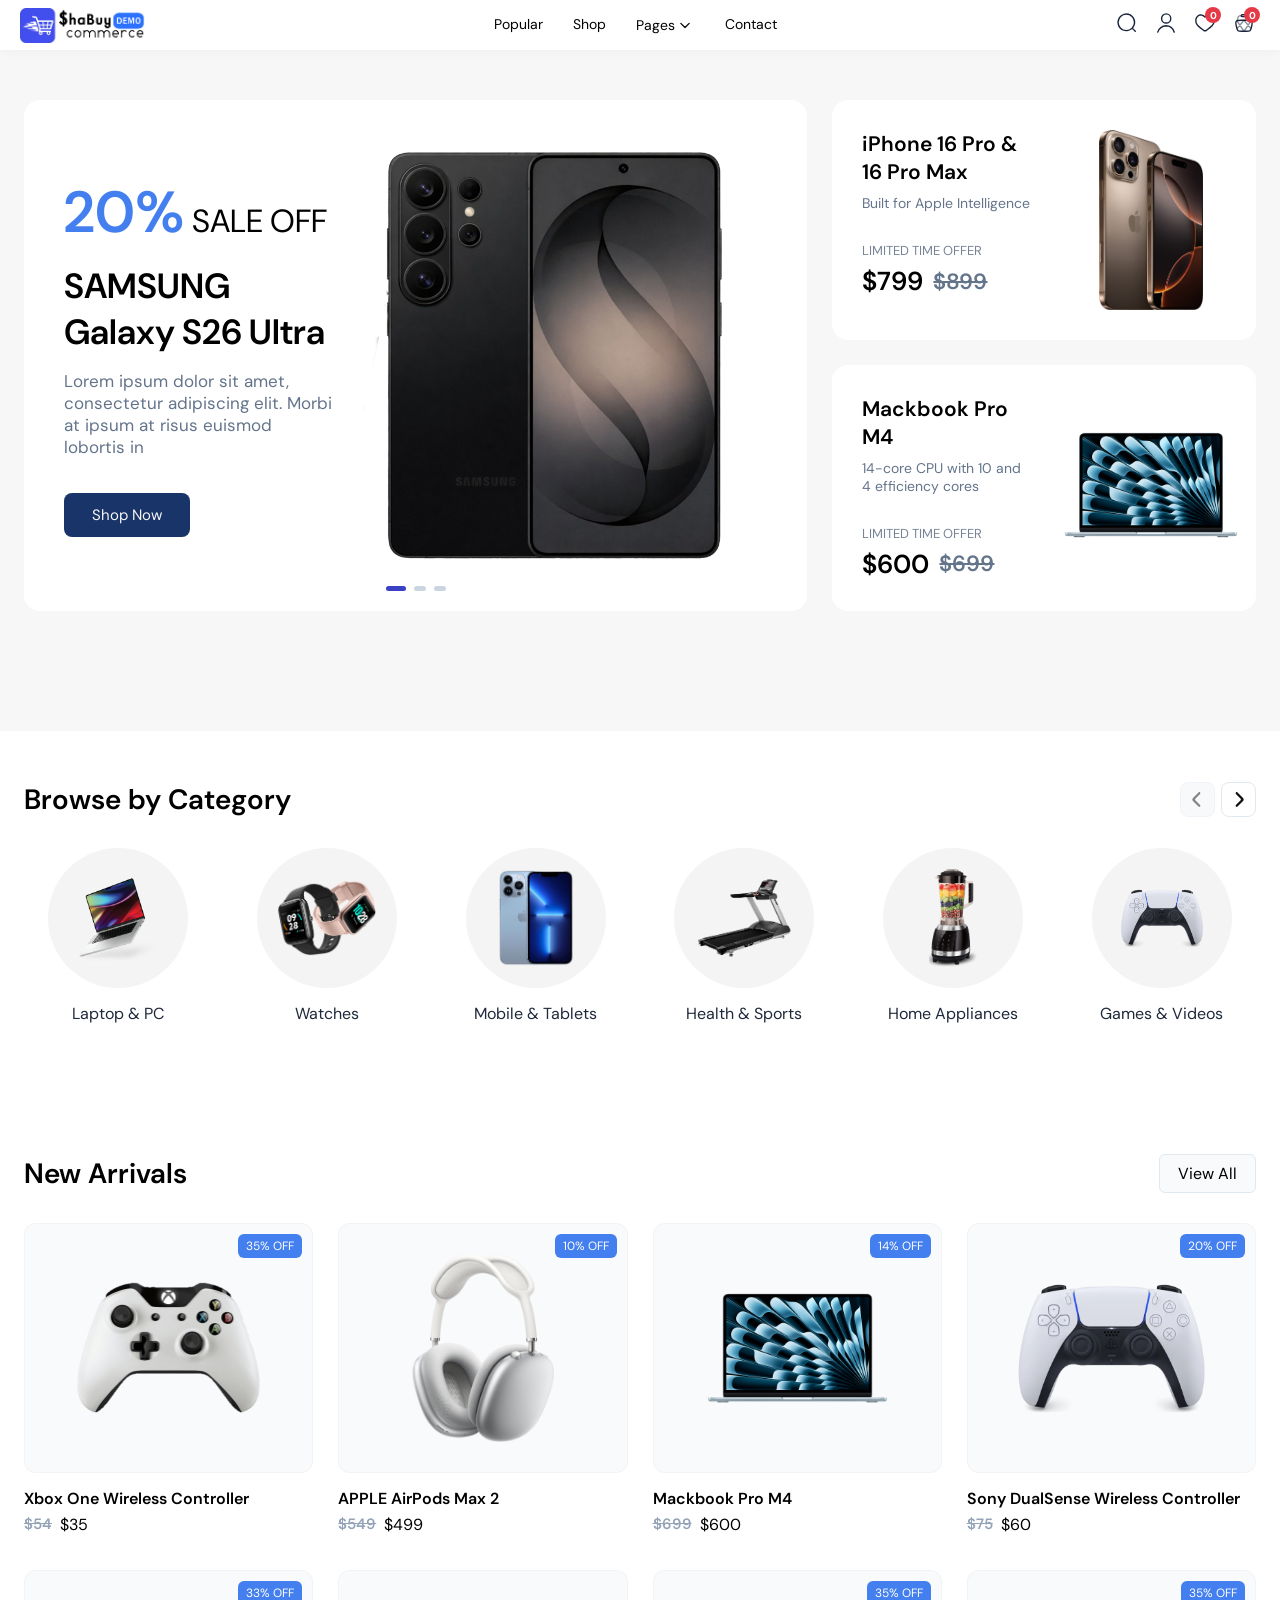
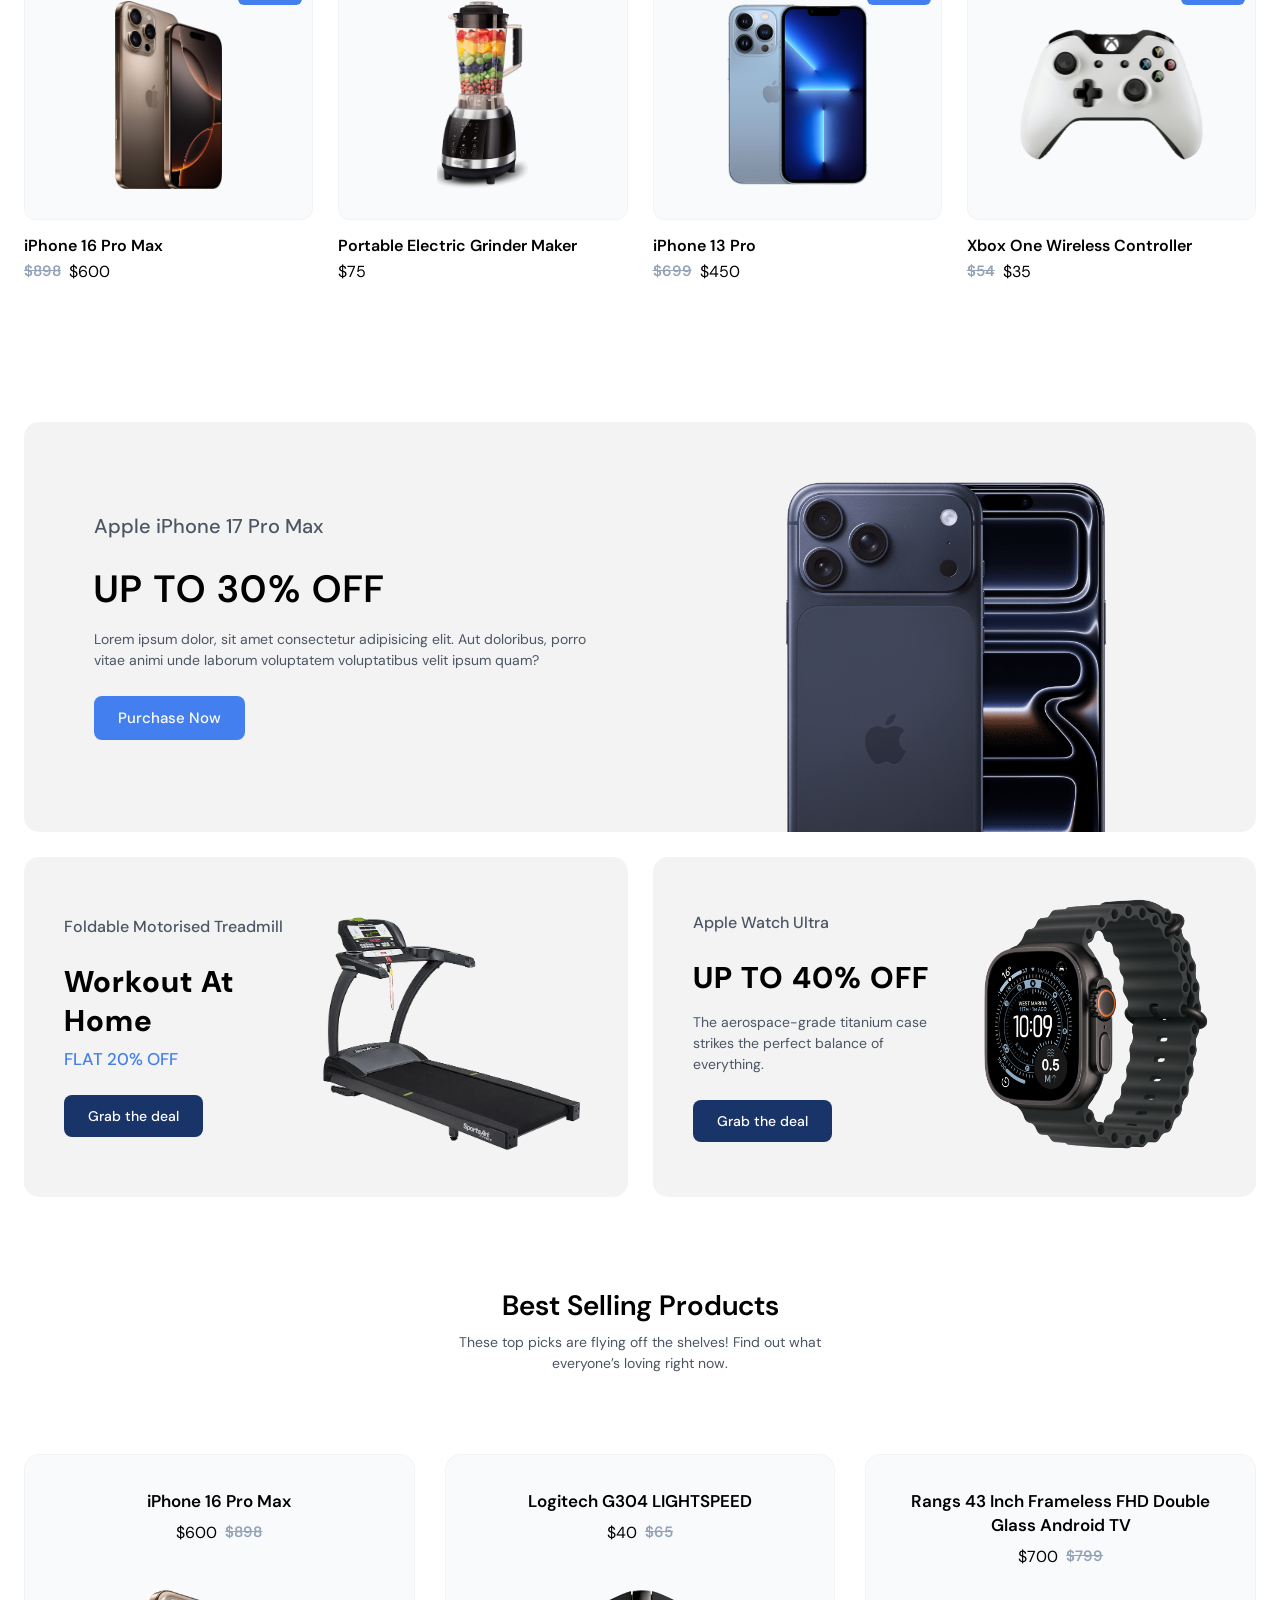
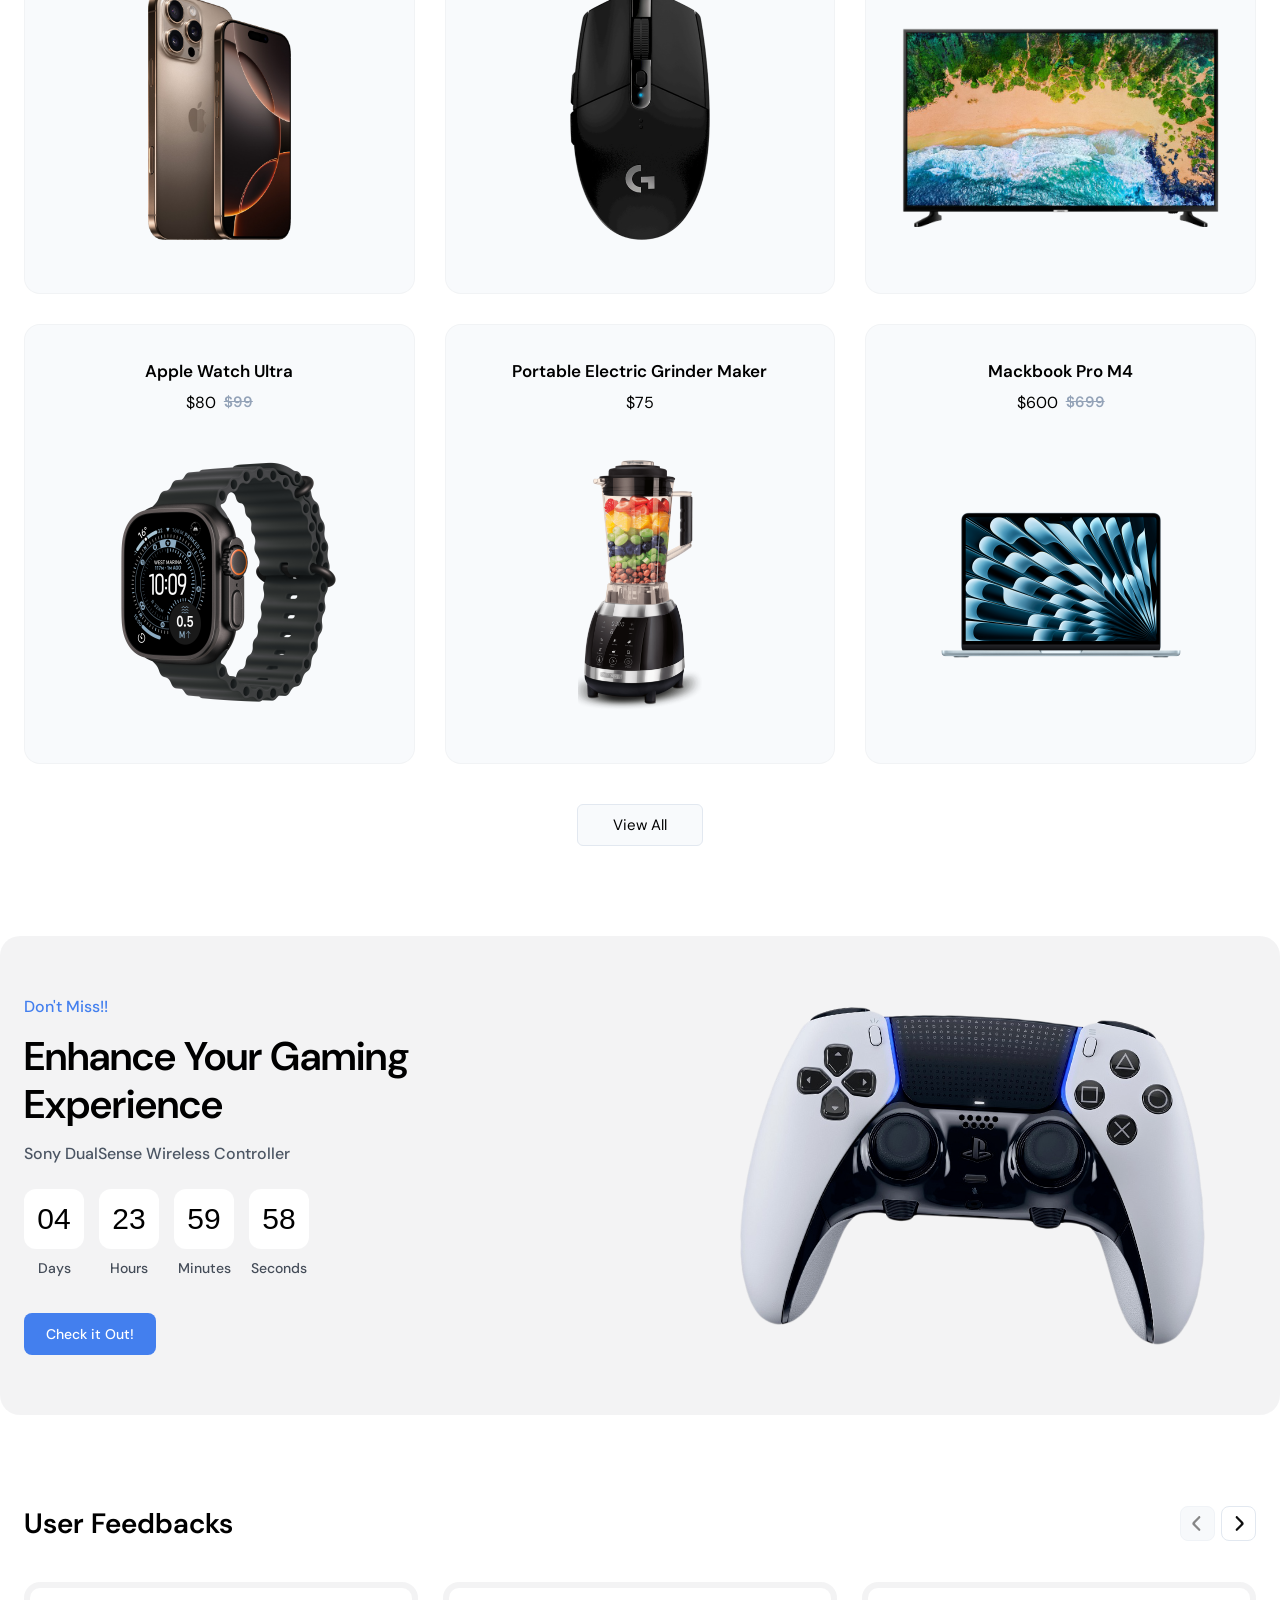
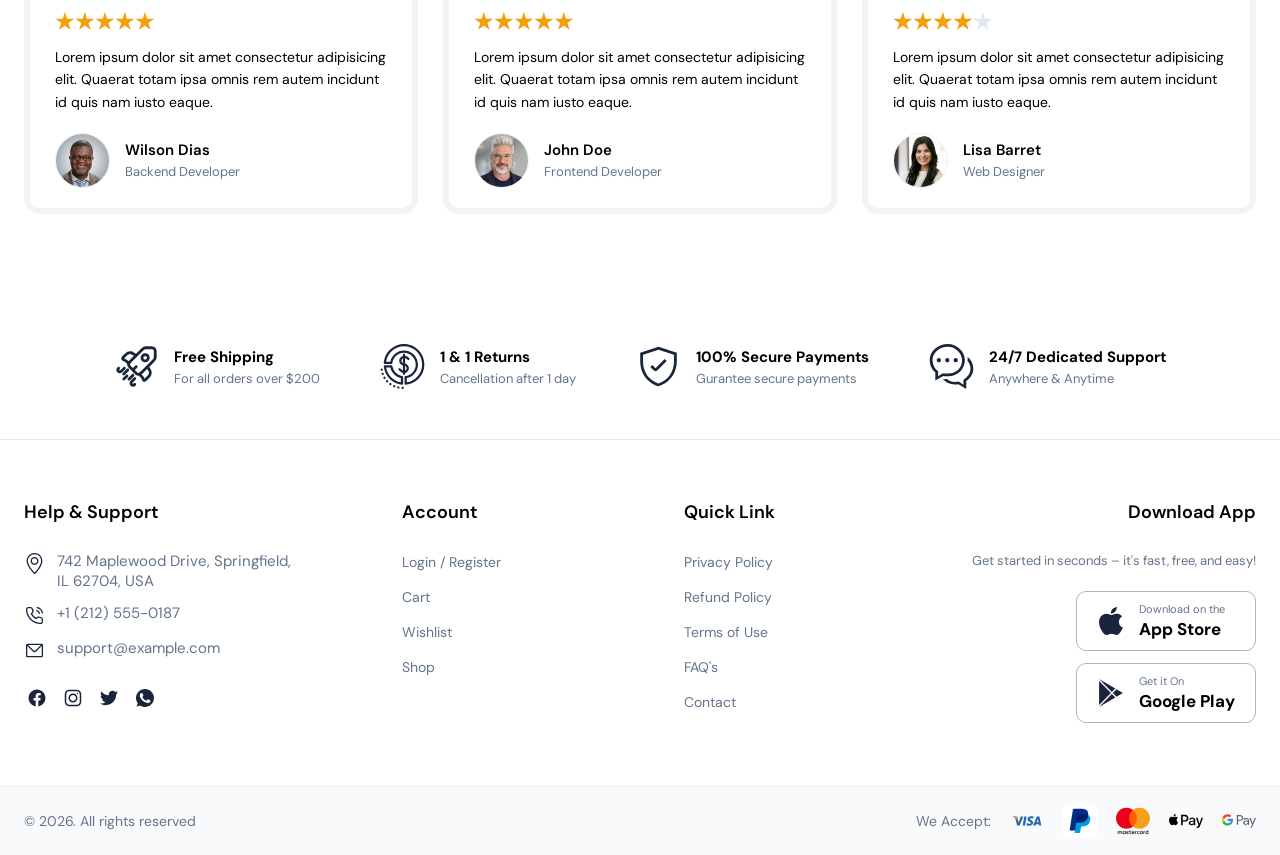
<file: Shop/index.html>
<!DOCTYPE html>
<html lang="en">
<head>
    <meta charset="UTF-8">
    <meta name="viewport" content="width=device-width, initial-scale=1.0">
    <title>$haBuy Store</title>
    <link rel="stylesheet" href="css/styles.css">
    <link rel="icon" href="img/logo.png" type="image/png">
    <script src="js/main.js" defer></script>
    <script src="js/cart.js" defer></script>
    <script src="js/wishlist.js" defer></script>
</head>
<body>
    <div class="background">
        <header class="site-header">
        <div class="container">
        <div class="logo-container">
            <a href="#">
                <img src="img/icon.png" alt="icon" class="logo" onclick="window.location.href='index.html';">
            </a>
        </div>

        <nav class="main-nav">
            <ul class="main-ul">
                <li><a href="popular.html">Popular</a></li>
                <li><a href="shop.html">Shop</a></li>
                <li class="dropdown">
                    <a href="#" class="dropdown-link">Pages<img src="img/icons/arr-down.svg" alt="" class="menu-arrow"></a>
                    <ul class="dropdown-menu">
                        <li><a href="cart.html">Cart</a></li>
                        <li><a href="wishlist.html">Wishlist</a></li>
                        <li><a href="404.html">Error</a></li>
                        <li><a href="mailsuccess.html">Mail Success</a></li>
                        <li><a href="privacypolicy.html">Privacy Policy</a></li>
                        <li><a href="terms.html">Terms & Conditions</a></li>
                    </ul>
                </li>
                <li><a href="contact.html">Contact</a></li>
            </ul>
        </nav>

        <div class="header-actions">
            <button class="action-btn">
                <img src="img/icons/search.svg" alt="search">
            </button>

            <button class="action-btn">
                <img src="img/icons/user.svg" alt="user">
            </button>

            <button class="action-btn badge-wrapper">
                <img src="img/icons/favorite.svg" alt="favorites">
                <span class="counter-badge">0</span>
            </button>

            <button class="action-btn badge-wrapper" id="cart-icon-btn">
                <img src="img/icons/cart.svg" alt="cart">
                <span class="counter-badge" id="cart-badge">0</span>
            </button>
        </div>
    </div>
        </header>

    <main>
        <section class="promo-section">
            <div class="promo-card card-large">
                
                <div class="slider-window">
                    <div class="slider-track">

                        <div class="slide">
                            <div class="card-content">
                                <div class="badge"><strong>20%</strong> SALE OFF</div>
                                <h2 onclick="window.location.href='product.html?id=1'">SAMSUNG Galaxy S26 Ultra</h2>
                                <p>Lorem ipsum dolor sit amet, consectetur adipiscing elit. Morbi at ipsum at risus euismod lobortis in</p>
                                <button class="btn-shop" onclick="window.location.href='product.html?id=1'">Shop Now</button>
                            </div>
                            <div class="card-image">
                                <img src="img/SamsungS26Ultra.png" alt="Samsung S26 Ultra">
                            </div>
                        </div>

                        <div class="slide">
                            <div class="card-content">
                                <div class="badge"><strong>29%</strong> SALE OFF</div>
                                <h2 onclick="window.location.href='product.html?id=2'">APPLE AirPods Max 2</h2>
                                <p>Lorem ipsum dolor sit amet, consectetur adipiscing elit. Morbi at ipsum at risus euismod lobortis in</p>
                                <button class="btn-shop" onclick="window.location.href='product.html?id=2'">Shop Now</button>
                            </div>
                            <div class="card-image">
                                <img src="img/APPLEAirPodsMax2.png" alt="APPLE AirPods Max 2">
                            </div>
                        </div>

                        <div class="slide">
                            <div class="card-content">
                                <div class="badge"><strong>30%</strong> SALE OFF</div>
                                <h2 onclick="window.location.href='product.html?id=3'">Apple iPad Pro 2025</h2>
                                <p>Lorem ipsum dolor sit amet, consectetur adipiscing elit. Morbi at ipsum at risus euismod lobortis in</p>
                                <button class="btn-shop" onclick="window.location.href='product.html?id=3'">Shop Now</button>
                            </div>
                            <div class="card-image">
                                <img src="img/iPadPro.png" alt="Apple iPad Pro 2025">
                            </div>
                        </div>
                    </div>

                    <div class="slider-dots">
                        <span class="active"></span>
                        <span></span>
                        <span></span>
                    </div>
                </div>
            </div>

            <div class="promo-card card-small">
                <div class="card-content">
                    <h3 onclick="window.location.href='product.html?id=7'">iPhone 16 Pro & 16 Pro Max</h3>
                    <p class="subtitle">Built for Apple Intelligence</p>
                    <span class="tag">LIMITED TIME OFFER</span>
                    <div class="price-box">
                        <span class="price-new">$799</span>
                        <span class="price-old">$899</span>
                    </div>
                </div>
                <div class="card-image">
                    <img src="img/iphone16promax.png" alt="iphone16 pro max">
                </div>
            </div>

            <div class="promo-card card-small">
                <div class="card-content">
                    <h3 onclick="window.location.href='product.html?id=4'">Mackbook Pro M4</h3>
                    <p class="subtitle">14-core CPU with 10 and 4 efficiency cores</p>
                    <span class="tag">LIMITED TIME OFFER</span>
                    <div class="price-box">
                        <span class="price-new">$600</span>
                        <span class="price-old">$699</span>
                    </div>
                </div>
                <div class="card-image">
                    <img src="img/macbookairm4.png" alt="macbook air m4">
                </div>
            </div>
        </section>
    </div>

        <section class="categories-section">
            <div class="categories-header">
                <h2>Browse by Category</h2>
                <div class="slider-arrows">
                    <button class="arrow-btn btn-prev"><img src="img/icons/arr-left.svg" alt="arrow left"></button>
                    <button class="arrow-btn btn-next"><img src="img/icons/arr-right.svg" alt="arrow right"></button>
                </div>
            </div>


            <div class="categories-window">
                <div class="categories-list">
                    <a href="popular.html?id=computers-laptops">
                        <div class="category-circle">
                            <img src="img/laptop.png" alt="Laptop & PC">
                        </div>
                        <span>Laptop & PC</span>
                    </a>

                    <a href="popular.html?id=smartwatches">
                        <div class="category-circle">
                            <img src="img/watches.png" alt="Watches">
                        </div>
                        <span>Watches</span>
                    </a>

                    <a href="popular.html?id=mobiles-tablets">
                        <div class="category-circle">
                            <img src="img/iphone.png" alt="Mobile & Tablets">
                        </div>
                        <span>Mobile & Tablets</span>
                    </a>

                    <a href="popular.html?id=sports-fitness">
                        <div class="category-circle">
                            <img src="img/dorozka.png" alt="Health & Sports">
                        </div>
                        <span>Health & Sports</span>
                    </a>

                    <a href="popular.html?id=home-appliances">
                        <div class="category-circle">
                            <img src="img/blender.png" alt="Home Appliances">
                        </div>
                        <span>Home Appliances</span>
                    </a>

                    <a href="popular.html?id=games-videos">
                        <div class="category-circle">
                            <img src="img/dualsense.png" alt="Games & Videos">
                        </div>
                        <span>Games & Videos</span>
                    </a>

                    <a href="popular.html?id=audio-video">
                        <div class="category-circle">
                            <img src="img/TV.png" alt="Televisions">
                        </div>
                        <span>Televisions</span>
                    </a>
                </div> 
            </div>
        </section>


        <section class="products-section">
            <div class="products-header">
                <h2>New Arrivals</h2>
                <a href="#" class="btn-view-all">View All</a>
            </div>

            <div class="products-grid">      
                <div class="product-card">
                    <div class="product-image-box" onclick="window.location.href='product.html?id=5'">
                        <span class="discount-badge">35% OFF</span>
                        <img src="img/xbox1.png" alt="Xbox One Wireless Controller">
                    </div>
                    <h3 class="product-title" onclick="window.location.href='product.html?id=5'">Xbox One Wireless Controller</h3>
                    <div class="product-price">
                        <span class="price-old-na">$54</span>
                        <span class="price-new-na">$35</span>
                    </div>
                </div>

                <div class="product-card">
                    <div class="product-image-box" onclick="window.location.href='product.html?id=2'">
                        <span class="discount-badge">10% OFF</span>
                        <img src="img/APPLEAirPodsMax2.png" alt="APPLE AirPods Max 2">
                    </div>
                    <h3 class="product-title" onclick="window.location.href='product.html?id=2'">APPLE AirPods Max 2</h3>
                    <div class="product-price">
                        <span class="price-old-na">$549</span>
                        <span class="price-new-na">$499</span>
                    </div>
                </div>

                <div class="product-card">
                    <div class="product-image-box" onclick="window.location.href='product.html?id=4'">
                        <span class="discount-badge">14% OFF</span>
                        <img src="img/macbookairm4.png" alt="Mackbook Pro M4">
                    </div>
                    <h3 class="product-title" onclick="window.location.href='product.html?id=4'">Mackbook Pro M4</h3>
                    <div class="product-price">
                        <span class="price-old-na">$699</span>
                        <span class="price-new-na">$600</span>
                    </div>
                </div>

                <div class="product-card">
                    <div class="product-image-box" onclick="window.location.href='product.html?id=6'">
                        <span class="discount-badge">20% OFF</span>
                        <img src="img/dualsense.png" alt="Sony DualSense Wireless Controller">
                    </div>
                    <h3 class="product-title" onclick="window.location.href='product.html?id=6'">Sony DualSense Wireless Controller</h3>
                    <div class="product-price">
                        <span class="price-old-na">$75</span>
                        <span class="price-new-na">$60</span>
                    </div>
                </div>

                <div class="product-card">
                    <div class="product-image-box" onclick="window.location.href='product.html?id=7'">
                        <span class="discount-badge">33% OFF</span>
                        <img src="img/iphone16promax.png" alt="Iphone 16 Pro Max">
                    </div>
                    <h3 class="product-title" onclick="window.location.href='product.html?id=7'">iPhone 16 Pro Max</h3>
                    <div class="product-price">
                        <span class="price-old-na">$898</span>
                        <span class="price-new-na">$600</span>
                    </div>
                </div>

                <div class="product-card">
                    <div class="product-image-box" onclick="window.location.href='product.html?id=8'">
                        <img src="img/blender.png" alt="Blender">
                    </div>
                    <h3 class="product-title" onclick="window.location.href='product.html?id=8'">Portable Electric Grinder Maker</h3>
                    <div class="product-price">
                        <span class="price-new-na">$75</span>
                    </div>
                </div>

                <div class="product-card">
                    <div class="product-image-box" onclick="window.location.href='product.html?id=9'">
                        <span class="discount-badge">35% OFF</span>
                        <img src="img/iphone.png" alt="Iphone 13 Pro">
                    </div>
                    <h3 class="product-title" onclick="window.location.href='product.html?id=9'">iPhone 13 Pro</h3>
                    <div class="product-price">
                        <span class="price-old-na">$699</span>
                        <span class="price-new-na">$450</span>
                    </div>
                </div>

                <div class="product-card">
                    <div class="product-image-box" onclick="window.location.href='product.html?id=5'">
                        <span class="discount-badge">35% OFF</span>
                        <img src="img/xbox1.png" alt="Xbox One Wireless Controller">
                    </div>
                    <h3 class="product-title" onclick="window.location.href='product.html?id=5'">Xbox One Wireless Controller</h3>
                    <div class="product-price">
                        <span class="price-old-na">$54</span>
                        <span class="price-new-na">$35</span>
                    </div>
                </div>

            </div>
        </section>


        <section class="banner-section">

            <div class="banner-card banner-large">
                <div class="banner-content">
                    <span class="banner-subtitle">Apple iPhone 17 Pro Max</span>
                    <h2>UP TO 30% OFF</h2>
                    <p>Lorem ipsum dolor, sit amet consectetur adipisicing elit. Aut doloribus, porro vitae animi unde laborum voluptatem voluptatibus velit ipsum quam?</p>
                    <button class="btn-primary" onclick="window.location.href='404.html'">Purchase Now</button>
                </div>
                <div class="banner-image">
                    <img src="img/iPhone17ProMax.png" alt="iPhone 17 Pro Max">
                </div>
            </div>

            <div class="banner-card banner-small">
                <div class="banner-content">
                    <span class="banner-subtitle">Foldable Motorised Treadmill</span>
                    <h3>Workout At Home</h3>
                    <h2>FLAT 20% OFF</h2>
                    <button class="btn-dark" onclick="window.location.href='product.html?id=10'">Grab the deal</button>
                </div>
                <div class="banner-image">
                    <img src="img/treadmill.png" alt="Treadmill">
                </div>
            </div>

            <div class="banner-card banner-small">
                <div class="banner-content">
                    <span class="banner-subtitle">Apple Watch Ultra</span>
                    <h3>UP TO 40% OFF</h3>
                    <p>The aerospace-grade titanium case strikes the perfect balance of everything.</p>
                    <button class="btn-dark" onclick="window.location.href='product.html?id=11'">Grab the deal</button>
                </div>
                <div class="banner-image">
                    <img src="img/AppleWatchUltra.png" alt="Apple Watch Ultra">
                </div>
            </div>
        </section>


        <section class="bestsellers-section">
            <div class="bestsellers-header">
                <h2>Best Selling Products</h2>
                <p>These top picks are flying off the shelves! Find out what everyone’s loving right now.</p>
            </div>

            <div class="bestsellers-grid">
                <div class="bestseller-card" onclick="window.location.href='product.html?id=7'">
                    <div class="card-info">
                        <h3 class="bestseller-title">iPhone 16 Pro Max</h3>
                        <div class="bestseller-price">
                            <span class="price-new-na">$600</span>
                            <span class="price-old-na">$898</span>
                        </div>
                    </div>
                    <div class="bestseller-image">
                        <img src="img/iphone16promax.png" alt="iPhone 16 Pro Max">
                    </div>
                </div>

                <div class="bestseller-card" onclick="window.location.href='product.html?id=12'">
                    <div class="card-info">
                        <h3 class="bestseller-title">Logitech G304 LIGHTSPEED</h3>
                        <div class="bestseller-price">
                            <span class="price-new-na">$40</span>
                            <span class="price-old-na">$65</span>
                        </div>
                    </div>
                    <div class="bestseller-image">
                        <img src="img/LogitechG304.png" alt="Logitech G304 LIGHTSPEED">
                    </div>
                </div>

                <div class="bestseller-card" onclick="window.location.href='product.html?id=13'">
                    <div class="card-info">
                        <h3 class="bestseller-title">Rangs 43 Inch Frameless FHD Double Glass Android TV</h3>
                        <div class="bestseller-price">
                            <span class="price-new-na">$700</span>
                            <span class="price-old-na">$799</span>
                        </div>
                    </div>
                    <div class="bestseller-image">
                        <img src="img/TV.png" alt="Rangs 43 Inch Frameless FHD Double Glass Android TV">
                    </div>
                </div>

                <div class="bestseller-card" onclick="window.location.href='product.html?id=11'">
                    <div class="card-info">
                        <h3 class="bestseller-title">Apple Watch Ultra</h3>
                        <div class="bestseller-price">
                            <span class="price-new-na">$80</span>
                            <span class="price-old-na">$99</span>
                        </div>
                    </div>
                    <div class="bestseller-image">
                        <img src="img/AppleWatchUltra.png" alt="Apple Watch Ultra">
                    </div>
                </div>

                <div class="bestseller-card" onclick="window.location.href='product.html?id=8'">
                    <div class="card-info">
                        <h3 class="bestseller-title">Portable Electric Grinder Maker</h3>
                        <div class="bestseller-price">
                            <span class="price-new-na">$75</span>
                        </div>
                    </div>
                    <div class="bestseller-image">
                        <img src="img/blender.png" alt="Portable Electric Grinder Maker">
                    </div>
                </div>

                <div class="bestseller-card" onclick="window.location.href='product.html?id=4'">
                    <div class="card-info">
                        <h3 class="bestseller-title">Mackbook Pro M4</h3>
                        <div class="bestseller-price">
                            <span class="price-new-na">$600</span>
                            <span class="price-old-na">$699</span>
                        </div>
                    </div>
                    <div class="bestseller-image">
                        <img src="img/macbookairm4.png" alt="Mackbook Pro M4">
                    </div>
                </div>
            </div>

            <div class="bestsellers-footer">
                <button class="btn-view-all" onclick="window.location.href='popular.html'">View All</button>
            </div>
        </section>
        

        <section class="timer-banner">
            <div class="timer-banner-content">
                <span class="banner-tag">Don't Miss!!</span>
                <h2 class="banner-title">Enhance Your Gaming Experience</h2>
                <p class="banner-subtitle">Sony DualSense Wireless Controller</p>

                <div class="countdown-timer">
                    <div class="time-box">
                        <span class="time-number" id="days">00</span>
                        <span class="time-label">Days</span>
                    </div>
                    <div class="time-box">
                        <span class="time-number" id="hours">00</span>
                        <span class="time-label">Hours</span>
                    </div>
                    <div class="time-box">
                        <span class="time-number" id="minutes">00</span>
                        <span class="time-label">Minutes</span>
                    </div>
                    <div class="time-box">
                        <span class="time-number" id="seconds">00</span>
                        <span class="time-label">Seconds</span>
                    </div>
                </div>

                <button class="btn-primary btn-check-out" onclick="window.location.href='product.html?id=6'">Check it Out!</button>
            </div>

            <div class="timer-banner-image">
                <img src="img/DualsenseExtra.png" alt="Sony DualSense Wireless Controller">
            </div>
        </section>

        <section class="feedback-section">
            <div class="categories-header feedback-header">
                <h2>User Feedbacks</h2>
                <div class="slider-arrows">
                    <button class="arrow-btn btn-prev"><img src="img/icons/arr-left.svg" alt="arrow left"></button>
                    <button class="arrow-btn btn-next"><img src="img/icons/arr-right.svg" alt="arrow right"></button>
                </div>
            </div>

            <div class="feedback-window">
                <div class="feedback-grid">
                    <div class="feedback-card">
                        <div class="stars">★★★★★</div>
                        <p class="feedback-text">Lorem ipsum dolor sit amet consectetur adipisicing elit. Quaerat totam ipsa omnis rem autem incidunt id quis nam iusto eaque.</p>
                        <div class="author-info">
                            <img src="img/person1.jpg" alt="Wilson Dias" class="avatar">
                            <div>
                                <h4 class="author-name">Wilson Dias</h4>
                                <span class="author-role">Backend Developer</span>
                            </div>
                        </div>
                    </div>

                    <div class="feedback-card">
                        <div class="stars">★★★★★</div>
                        <p class="feedback-text">Lorem ipsum dolor sit amet consectetur adipisicing elit. Quaerat totam ipsa omnis rem autem incidunt id quis nam iusto eaque.</p>
                        <div class="author-info">
                            <img src="img/person2.jpg" alt="John Doe" class="avatar">
                            <div>
                                <h4 class="author-name">John Doe</h4>
                                <span class="author-role">Frontend Developer</span>
                            </div>
                        </div>
                    </div>

                    <div class="feedback-card">
                        <div class="stars">★★★★<span class="stars-gray">★</span></div>
                        <p class="feedback-text">Lorem ipsum dolor sit amet consectetur adipisicing elit. Quaerat totam ipsa omnis rem autem incidunt id quis nam iusto eaque.</p>
                        <div class="author-info">
                            <img src="img/person3.jpg" alt="Lisa Barret" class="avatar">
                            <div>
                                <h4 class="author-name">Lisa Barret</h4>
                                <span class="author-role">Web Designer</span>
                            </div>
                        </div>
                    </div>

                    <div class="feedback-card">
                        <div class="stars">★★★★<span class="stars-gray">★</span></div>
                        <p class="feedback-text">Lorem ipsum dolor sit amet consectetur adipisicing elit. Quaerat totam ipsa omnis rem autem incidunt id quis nam iusto eaque.</p>
                        <div class="author-info">
                            <img src="img/person4.jpg" alt="Lisa Barret" class="avatar">
                            <div>
                                <h4 class="author-name">Jason Barboza</h4>
                                <span class="author-role">Full stack Developer</span>
                            </div>
                        </div>
                    </div>

                    <div class="feedback-card">
                        <div class="stars">★★★<span class="stars-gray">★★</span></div>
                        <p class="feedback-text">Lorem ipsum dolor sit amet consectetur adipisicing elit. Quaerat totam ipsa omnis rem autem incidunt id quis nam iusto eaque.</p>
                        <div class="author-info">
                            <img src="img/person5.jpg" alt="Lisa Barret" class="avatar">
                            <div>
                                <h4 class="author-name">Robby Wilson</h4>
                                <span class="author-role">Devops engineer</span>
                            </div>
                        </div>
                    </div>

                    <div class="feedback-card">
                        <div class="stars">★★★★★<span class="stars-gray"></span></div>
                        <p class="feedback-text">Lorem ipsum dolor sit amet consectetur adipisicing elit. Quaerat totam ipsa omnis rem autem incidunt id quis nam iusto eaque.</p>
                        <div class="author-info">
                            <img src="img/person6.jpg" alt="Lisa Barret" class="avatar">
                            <div>
                                <h4 class="author-name">Mary Katson</h4>
                                <span class="author-role">Serial Entrepreneur</span>
                            </div>
                        </div>
                    </div>
                </div>
            </div>
        </section>  
        
        <section class="features-section">
            <div class="features">
                <div class="feature-item">
                    <img src="img/icons/rocket.svg" alt="Free Shipping" class="feature-icon">
                    <div class="feature-text">
                        <h4>Free Shipping</h4>
                        <p>For all orders over $200</p>
                    </div>
                </div>

                <div class="feature-item">
                    <img src="img/icons/refund.svg" alt="1 & 1 Returns" class="feature-icon">
                    <div class="feature-text">
                        <h4>1 & 1 Returns</h4>
                        <p>Cancellation after 1 day</p>
                    </div>
                </div>

                <div class="feature-item">
                    <img src="img/icons/secure.svg" alt="100% Secure Payments" class="feature-icon">
                    <div class="feature-text">
                        <h4>100% Secure Payments</h4>
                        <p>Gurantee secure payments</p>
                    </div>
                </div>

                <div class="feature-item">
                    <img src="img/icons/support.svg" alt="24/7 Dedicated Support" class="feature-icon">
                    <div class="feature-text">
                        <h4>24/7 Dedicated Support</h4>
                        <p>Anywhere & Anytime</p>
                    </div>
                </div>
            </div>
        </section>
    </main>
    
    <div class="footer-divider"></div>

    <footer class="site-footer">
        <div class="footer-main">
            <div class="footer-col">
                <h3 class="col-title">Help & Support</h3>
                <ul class="contact-list">
                    <li>
                        <img src="img/icons/location.svg" alt="location" class="contact-icon">
                        <span>742 Maplewood Drive, Springfield, IL 62704, USA</span>
                    </li>
                    <li>
                        <img src="img/icons/phone.svg" alt="phone" class="contact-icon">
                        <span>+1 (212) 555-0187</span>
                    </li>
                    <li>
                        <img src="img/icons/mail.svg" alt="email" class="contact-icon">
                        <span>support@example.com</span>
                    </li>
                </ul>

                <div class="social-links">
                    <a href="#" class="social-btn"><img src="img/icons/facebook.svg" alt="facebook"></a>
                    <a href="#" class="social-btn"><img src="img/icons/instagram.svg" alt="instagram"></a>
                    <a href="#" class="social-btn"><img src="img/icons/twitter.svg" alt="twitter"></a>
                    <a href="#" class="social-btn"><img src="img/icons/whatsapp.svg" alt="whatsapp"></a>
                </div>
            </div>

            <div class="footer-col">
                <h3 class="col-title">Account</h3>
                <ul class="footer-links">
                    <li><a href="#">Login / Register</a></li>
                    <li><a href="cart.html">Cart</a></li>
                    <li><a href="wishlist.html">Wishlist</a></li>
                    <li><a href="shop.html">Shop</a></li>
                </ul>
            </div>

            <div class="footer-col">
                <h3 class="col-title">Quick Link</h3>
                <ul class="footer-links">
                    <li><a href="privacypolicy.html">Privacy Policy</a></li>
                    <li><a href="terms.html">Refund Policy</a></li>
                    <li><a href="terms.html">Terms of Use</a></li>
                    <li><a href="#">FAQ's</a></li>
                    <li><a href="contact.html">Contact</a></li>
                </ul>
            </div>

            <div class="footer-col">
                <h3 class="col-title">Download App</h3>
                <p class="app-desc">Get started in seconds – it's fast, free, and easy!</p>

                <div class="app-buttons">
                    <a href="#" class="app-btn">
                        <img src="img/icons/apple.svg" alt="App Store" class="app-icon">
                        <div>
                            <small>Download on the</small>
                            <strong>App Store</strong>
                        </div>
                    </a>

                    <a href="#" class="app-btn">
                        <img src="img/icons/google-play.svg" alt="Google Play" class="app-icon">
                        <div>
                            <small>Get it On</small>
                            <strong>Google Play</strong>
                        </div>
                    </a>
                </div>
            </div>
        </div>

        <div class="footer-bottom">
            <div class="footer-bottom-content">
                <p>© 2026. All rights reserved</p>
                <div class="payment-methods">
                    <span>We Accept:</span>
                    <img src="img/icons/visa.svg" alt="visa">
                    <img src="img/icons/paypal.svg" alt="paypal">
                    <img src="img/icons/mastercard.svg" alt="mastercard">
                    <img src="img/icons/apple-pay.svg" alt="apple pay">
                    <img src="img/icons/google-pay.svg" alt="google pay">
                </div>
            </div>
        </div>
    </footer>

    <div id="cart-modal" class="cart-modal-overlay">
        <div class="cart-modal-content">
            <div class="cart-header">
                <h2>Cart View</h2>
                <button id="close-cart-btn" class="close-btn">&times;</button>
            </div>
            
            <ul id="cart-items-list" class="cart-items-list">
            </ul>
            
            <div class="cart-footer">
                <div class="cart-total">
                    <span>Subtotal:</span>
                    <strong id="cart-total-price">$0</strong>
                </div>
                <div class="cart-actions-btns">
                    <a href="cart.html" class="btn-view-cart">View Cart</a>
                    <a href="checkout.html" class="btn-checkout">Checkout</a>
                </div>
            </div>
        </div>
    </div> 
</body>
</html>
</file>
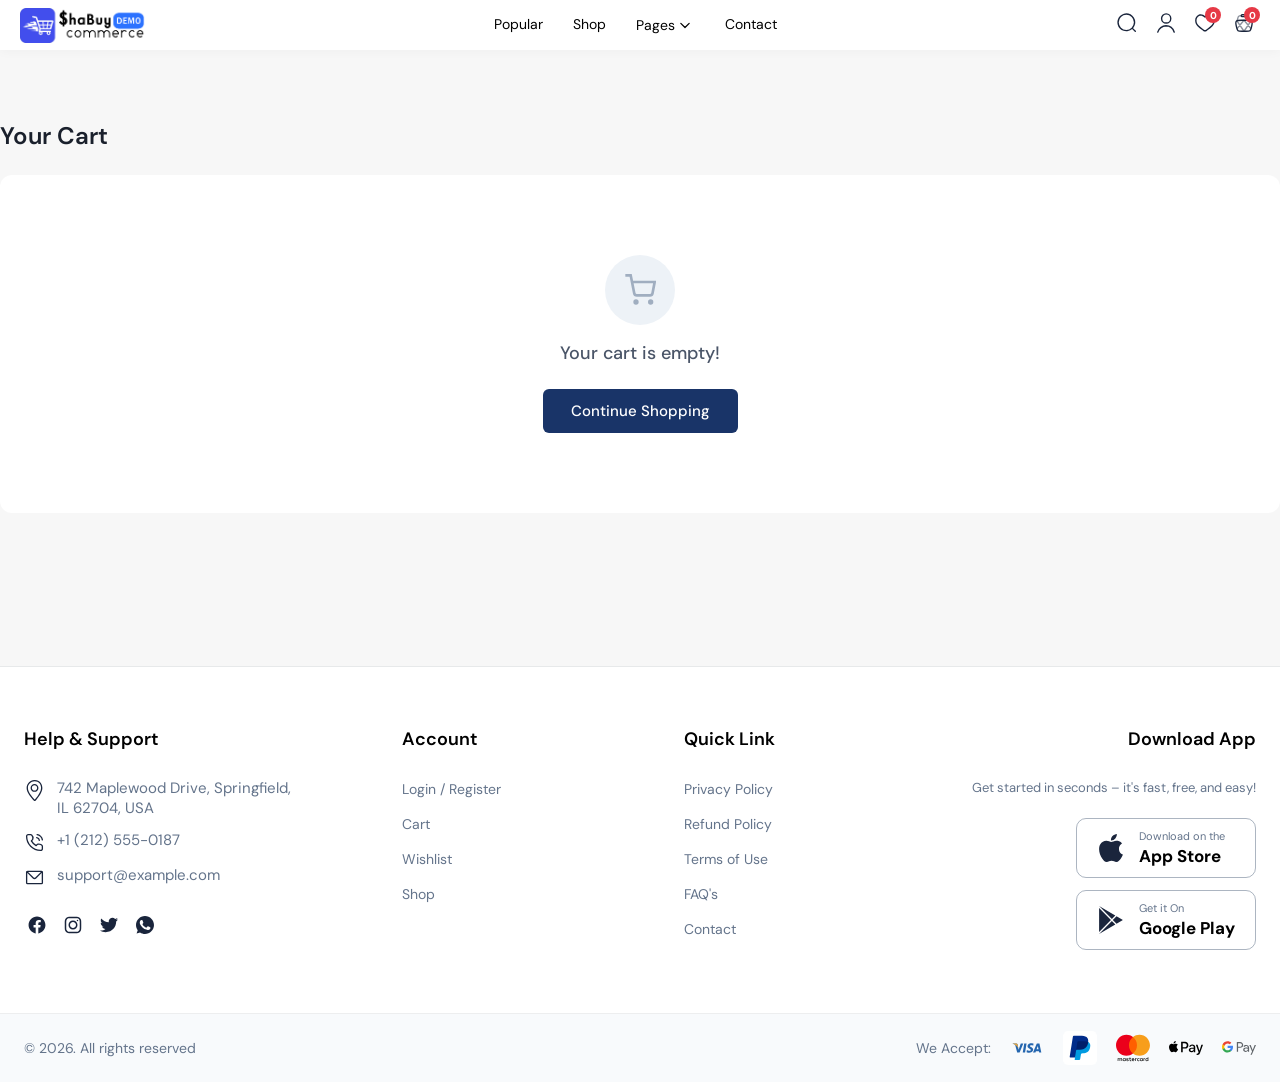
<file: Shop/cart.html>
<!DOCTYPE html>
<html lang="en">
<head>
    <meta charset="UTF-8">
    <meta name="viewport" content="width=device-width, initial-scale=1.0">
    <title>Cart Page | $haBuy Store</title>
    <link rel="stylesheet" href="css/styles.css">
    <link rel="icon" href="img/logo.png" type="image/png">
    <script src="js/cart.js" defer></script>
    <script src="js/cart-page.js" defer></script>
    <script src="js/wishlist.js" defer></script>

    <style>
        .cart-page-section{
            max-width: 1370px;
            width: 100%;
            margin: 120px auto;
            box-sizing: border-box;
        }

        .cart-header-top{
            display: flex;
            justify-content: space-between;
            align-items: center;
            margin-bottom: 24px;
        }

        .cart-title{
            font-size: 24px;
            font-weight: 600;
            color: #1a202c;
            margin: 0;
        }

        .clear-cart-link{
            background: none;
            border: none;
            color: #437fee;
            font-size: 15px;
            font-weight: 500;
            cursor: pointer;
            padding: 0;
            transition: color 0.2s ease;
        }

        .clear-cart-link:hover{
            color: #2e5aaa;
        }

        .cart-grid{
            display: grid;
            grid-template-columns: 1fr 380px;
            gap: 24px;
            align-items: start;
        }

        .cart-table-card,
        .coupon-card,
        .summary-card{
            background: #ffffff;
            border-radius: 12px;
            padding: 24px;
            box-shadow: 0 1px 3px rgba(0, 0, 0, 0.05);
        }

        .cart-table-header{
            display: grid;
            grid-template-columns: 3fr 1fr 1.2fr 1fr 0.5fr;
            padding-bottom: 16px;
            border-bottom: 1px solid #edf2f7;
            color: #4a5568;
            font-size: 14px;
            font-weight: 500;
        }

        .cart-row{
            display: grid;
            grid-template-columns: 3fr 1fr 1.2fr 1fr 0.5fr;
            align-items: center;
            padding: 20px 0;
            border-bottom: 1px solid #edf2f7;
            font-size: 15px;
            color: #2d3748;
        }

        .cart-product-info{
            display: flex;
            align-items: center;
            gap: 16px;
        }

        .cart-product-img{
            width: 60px;
            height: 60px;
            object-fit: contain;
            border-radius: 6px;
        }

        .quantity-control{
            display: flex;
            align-items: center;
            border: 1px solid #e2e8f0;
            border-radius: 6px;
            width: fit-content;
            overflow: hidden;
        }

        .quantity-btn{
            background: #ffffff;
            border: none;
            width: 32px;
            height: 32px;
            cursor: pointer;
            color: #4a5568;
            font-size: 16px;
            display: flex;
            align-items: center;
            justify-content: center;
            transition: background 0.2s ease;
        }

        .quantity-btn:hover{
            background: #f7fafc;
        }

        .quantity-value{
            width: 40px;
            height: 32px;
            text-align: center;
            font-size: 14px;
            font-weight: 500;
            color: #1a202c;
            border: none;
            outline: none;
            background: transparent;
            padding: 0;
            margin: 0;
            -moz-appearance: textfield;
        }

        .quantity-value::-webkit-outer-spin-button,
        .quantity-value::-webkit-inner-spin-button {
            -webkit-appearance: none;
            margin: 0;
        }

        .action-remove-btn{
            background: #ffffff;
            border: 1px solid #e2e8f0;
            border-radius: 6px;
            width: 36px;
            height: 36px;
            display: flex;
            align-items: center;
            justify-content: center;
            cursor: pointer;
            color: #a0aec0;
            transition: all 0.2s ease;
        }

        .action-remove-btn:hover{
            border-color: #e53e3e;
            color: #e53e3e;
        }

        .coupon-card{
            margin-top: 24px;
        }

        .coupon-card label{
            display: block;
            font-size: 14px;
            color: #4a5568;
            font-weight: 500;
            margin-bottom: 12px;
        }

        .coupon-input-group{
            display: flex;
            gap: 12px;
        }

        .coupon-input-group input{
            flex: 1;
            padding: 10px 14px;
            border: 1px solid #e2e8f0;
            border-radius: 6px;
            font-size: 15px;
            color: #2d3748;
            outline: none;
            transition: border-color 0.2s ease;
        }

        .coupon-input-group input::placeholder{
            color: #a0aec0;
        }

        .coupon-input-group input:focus{
            border-color: #3b82f6;
        }

        .apply-coupon-btn{
            background-color: #437fee;
            color: #ffffff;
            border: none;
            border-radius: 6px;
            padding: 10px 24px;
            font-size: 15px;
            font-weight: 500;
            cursor: pointer;
            transition: background-color 0.2s ease;
        }

        .apply-coupon-btn:hover{
            background-color: #2e5aaa;
        }

        .summary-card .summary-title{
            font-size: 20px;
            font-weight: 600;
            color: #1a202c;
            padding-bottom: 16px;
            border-bottom: 1px solid #edf2f7;
            margin-top: 0;
            margin-bottom: 16px;
        }

        .summary-table-header{
            display: flex;
            justify-content: space-between;
            color: #4a5568;
            font-size: 14px;
            font-weight: 500;
            padding-bottom: 12px;
            border-bottom: 1px solid #edf2f7;
        }

        .summary-item-row{
            display: flex;
            justify-content: space-between;
            padding: 12px 0;
            color: #2d3748;
            font-size: 15px;
        }

        .summary-total-row{
            display: flex;
            justify-content: space-between;
            padding-top: 16px;
            margin-top: 12px;
            border-top: 1px solid #edf2f7;
            font-size: 18px;
            font-weight: 600;
            color: #1a202c;
        }

        .checkout-btn{
            display: block;
            width: 100%;
            background-color: #437fee;
            color: #ffffff;
            border: none;
            border-radius: 6px;
            padding: 12px 0;
            font-size: 15px;
            font-weight: 500;
            text-align: center;
            text-decoration: none;
            margin-top: 20px;
            box-sizing: border-box;
            transition: background-color 0.2s ease;
        }

        .checkout-btn:hover{
            background-color: #2e5aaa;
        }

        .cart-empty-wrapper{
            text-align: center;
            padding: 80px 0;
            background: #ffffff;
            border-radius: 12px;
        }

        .empty-cart-icon{
            width: 70px;
            height: 70px;
            background: #edf2f7;
            border-radius: 50%;
            display: flex;
            align-items: center;
            justify-content: center;
            margin: 0 auto 16px;
        }

        .empty-cart-text{
            color: #4a5568;
            font-size: 18px;
            font-weight: 500;
            margin-bottom: 24px;
        }

        .continue-shopping-btn{
            background-color: #193468;
            color: #ffffff;
            padding: 12px 28px;
            border-radius: 6px;
            text-decoration: none;
            font-size: 15px;
            font-weight: 500;
            display: inline-block;
            transition: background-color 0.2s ease;
        }

        .continue-shopping-btn:hover{
            background-color: #162e5a;
        }
    </style>

</head>
<body>
    <div class="backgroundP">
        <header class="site-header">
            <div class="container">
            <div class="logo-container">
                <a href="#">
                    <img src="img/icon.png" alt="icon" class="logo" onclick="window.location.href='index.html';">
                </a>
            </div>

            <nav class="main-nav">
                <ul class="main-ul">
                    <li><a href="popular.html">Popular</a></li>
                    <li><a href="shop.html">Shop</a></li>
                    <li class="dropdown">
                        <a href="#" class="dropdown-link">Pages<img src="img/icons/arr-down.svg" alt="" class="menu-arrow"></a>
                        <ul class="dropdown-menu">
                            <li><a href="cart.html">Cart</a></li>
                            <li><a href="wishlist.html">Wishlist</a></li>
                            <li><a href="404.html">Error</a></li>
                            <li><a href="mailsuccess.html">Mail Success</a></li>
                            <li><a href="privacypolicy.html">Privacy Policy</a></li>
                            <li><a href="terms.html">Terms & Conditions</a></li>
                        </ul>
                    </li>
                    <li><a href="contact.html">Contact</a></li>
                </ul>
            </nav>

            <div class="header-actions">
                <button class="action-btn">
                    <img src="img/icons/search.svg" alt="search">
                </button>

                <button class="action-btn">
                    <img src="img/icons/user.svg" alt="user">
                </button>

                <button class="action-btn badge-wrapper">
                    <img src="img/icons/favorite.svg" alt="favorites">
                    <span class="counter-badge">0</span>
                </button>

                <button class="action-btn badge-wrapper" id="cart-icon-btn">
                    <img src="img/icons/cart.svg" alt="cart">
                    <span class="counter-badge" id="cart-badge">0</span>
                </button>
            </div>
        </header>


    <main class="cart-page-section">
            <div class="cart-header-top">
                <h1 class="cart-title">Your Cart</h1>
                <button id="clear-cart-btn" class="clear-cart-link">Clear Shopping Cart</button>
            </div>

            <div id="cart-empty-state" class="cart-empty-wrapper" style="display: none;">
                <div class="empty-cart-icon">
                    <svg width="32" height="32" viewBox="0 0 24 24" fill="none" stroke="#a0aec0" stroke-width="2">
                        <circle cx="9" cy="21" r="1"></circle>
                        <circle cx="20" cy="21" r="1"></circle>
                        <path d="M1 1h4l2.68 13.39a2 2 0 0 0 2 1.61h9.72a2 2 0 0 0 2-1.61L23 6H6"></path>
                    </svg>
                </div>
                <p class="empty-cart-text">Your cart is empty!</p>
                <a href="shop.html" class="continue-shopping-btn">Continue Shopping</a>
            </div>

            <div id="cart-content-grid" class="cart-grid">
                <div class="cart-left-col">
                    <div class="cart-table-card">
                        <div class="cart-table-header">
                            <span>Product</span>
                            <span>Price</span>
                            <span>Quantity</span>
                            <span>Subtotal</span>
                            <span>Action</span>
                        </div>
                        <div id="cart-table-body" class="cart-table-body"></div>
                    </div>

                    <div class="coupon-card">
                        <label for="coupon-code">Have any discount code?</label>
                        <div class="coupon-input-group">
                            <input type="text" id="coupon-code" placeholder="Enter coupon code">
                            <button type="button" class="apply-coupon-btn">Apply</button>
                        </div>
                    </div>
                </div>

                <div class="cart-right-col">
                    <div class="summary-card">
                        <h2 class="summary-title">Order Summary</h2>
                        <div class="summary-table-header">
                            <span>Product</span>
                            <span>Subtotal</span>
                        </div>
                        <div id="summary-items-list" class="summary-items-list"></div>
                        <div class="summary-total-row">
                            <span>Total</span>
                            <strong id="summary-total-price">$0</strong>
                        </div>
                        <a href="checkout.html" class="checkout-btn">Process to Checkout</a>
                    </div>
                </div>
            </div>
        </main>
    </div>


    <div class="footer-divider"></div>

    <footer class="site-footer">
        <div class="footer-main">
            <div class="footer-col">
                <h3 class="col-title">Help & Support</h3>
                <ul class="contact-list">
                    <li>
                        <img src="img/icons/location.svg" alt="location" class="contact-icon">
                        <span>742 Maplewood Drive, Springfield, IL 62704, USA</span>
                    </li>
                    <li>
                        <img src="img/icons/phone.svg" alt="phone" class="contact-icon">
                        <span>+1 (212) 555-0187</span>
                    </li>
                    <li>
                        <img src="img/icons/mail.svg" alt="email" class="contact-icon">
                        <span>support@example.com</span>
                    </li>
                </ul>

                <div class="social-links">
                    <a href="#" class="social-btn"><img src="img/icons/facebook.svg" alt="facebook"></a>
                    <a href="#" class="social-btn"><img src="img/icons/instagram.svg" alt="instagram"></a>
                    <a href="#" class="social-btn"><img src="img/icons/twitter.svg" alt="twitter"></a>
                    <a href="#" class="social-btn"><img src="img/icons/whatsapp.svg" alt="whatsapp"></a>
                </div>
            </div>

            <div class="footer-col">
                <h3 class="col-title">Account</h3>
                <ul class="footer-links">
                    <li><a href="#">Login / Register</a></li>
                    <li><a href="cart.html">Cart</a></li>
                    <li><a href="wishlist.html">Wishlist</a></li>
                    <li><a href="shop.html">Shop</a></li>
                </ul>
            </div>

            <div class="footer-col">
                <h3 class="col-title">Quick Link</h3>
                <ul class="footer-links">
                    <li><a href="privacypolicy.html">Privacy Policy</a></li>
                    <li><a href="terms.html">Refund Policy</a></li>
                    <li><a href="terms.html">Terms of Use</a></li>
                    <li><a href="#">FAQ's</a></li>
                    <li><a href="contact.html">Contact</a></li>
                </ul>
            </div>

            <div class="footer-col">
                <h3 class="col-title">Download App</h3>
                <p class="app-desc">Get started in seconds – it's fast, free, and easy!</p>

                <div class="app-buttons">
                    <a href="#" class="app-btn">
                        <img src="img/icons/apple.svg" alt="App Store" class="app-icon">
                        <div>
                            <small>Download on the</small>
                            <strong>App Store</strong>
                        </div>
                    </a>

                    <a href="#" class="app-btn">
                        <img src="img/icons/google-play.svg" alt="Google Play" class="app-icon">
                        <div>
                            <small>Get it On</small>
                            <strong>Google Play</strong>
                        </div>
                    </a>
                </div>
            </div>
        </div>

        <div class="footer-bottom">
            <div class="footer-bottom-content">
                <p>© 2026. All rights reserved</p>
                <div class="payment-methods">
                    <span>We Accept:</span>
                    <img src="img/icons/visa.svg" alt="visa">
                    <img src="img/icons/paypal.svg" alt="paypal">
                    <img src="img/icons/mastercard.svg" alt="mastercard">
                    <img src="img/icons/apple-pay.svg" alt="apple pay">
                    <img src="img/icons/google-pay.svg" alt="google pay">
                </div>
            </div>
        </div>
    </footer>

    <div id="cart-modal" class="cart-modal-overlay">
        <div class="cart-modal-content">
            <div class="cart-header">
                <h2>Cart View</h2>
                <button id="close-cart-btn" class="close-btn">&times;</button>
            </div>
            
            <ul id="cart-items-list" class="cart-items-list">
            </ul>
            
            <div class="cart-footer">
                <div class="cart-total">
                    <span>Subtotal:</span>
                    <strong id="cart-total-price">$0</strong>
                </div>
                <div class="cart-actions-btns">
                    <a href="cart.html" class="btn-view-cart">View Cart</a>
                    <a href="checkout.html" class="btn-checkout">Checkout</a>
                </div>
            </div>
        </div>
    </div> 
</body>
</html>
</file>
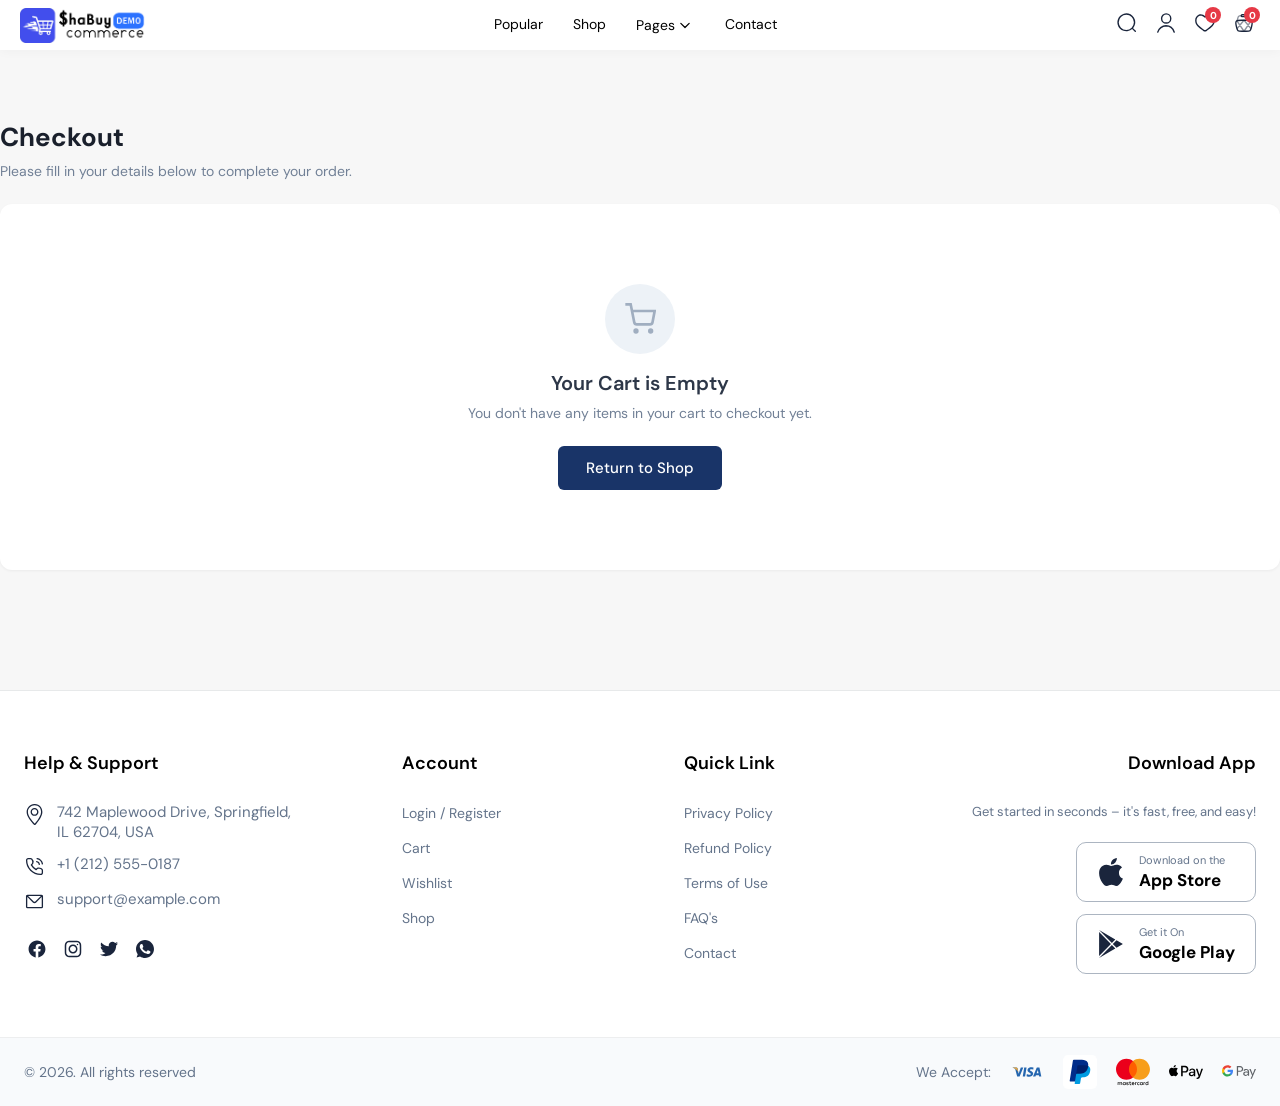
<file: Shop/checkout.html>
<!DOCTYPE html>
<html lang="en">
<head>
    <meta charset="UTF-8">
    <meta name="viewport" content="width=device-width, initial-scale=1.0">
    <title>Checkout | $haBuy Store</title>
    <link rel="stylesheet" href="css/styles.css">
    <link rel="icon" href="img/logo.png" type="image/png">
    <script src="js/cart.js" defer></script>
    <script src="js/checkout.js" defer></script>
    <script src="js/wishlist.js" defer></script>

    <style>
        .checkout-page-section {
            max-width: 1370px;
            width: 100%;
            margin: 120px auto;
            box-sizing: border-box;
        }

        .checkout-header-top {
            margin-bottom: 24px;
        }

        .checkout-title {
            font-size: 26px;
            font-weight: 700;
            color: #1a202c;
            margin: 0 0 8px 0;
        }

        .checkout-subtitle {
            font-size: 14px;
            color: #718096;
            margin: 0;
        }

        .checkout-grid {
            display: grid;
            grid-template-columns: 1fr 420px;
            gap: 28px;
            align-items: start;
        }

        .checkout-card {
            background: #ffffff;
            border-radius: 12px;
            padding: 28px;
            box-shadow: 0 1px 3px rgba(0, 0, 0, 0.05);
            margin-bottom: 24px;
        }

        .card-header-title {
            font-size: 18px;
            font-weight: 600;
            color: #1a202c;
            padding-bottom: 16px;
            border-bottom: 1px solid #edf2f7;
            margin: 0 0 20px 0;
            display: flex;
            align-items: center;
            gap: 10px;
        }

        .card-step-badge {
            display: inline-flex;
            align-items: center;
            justify-content: center;
            width: 26px;
            height: 26px;
            border-radius: 50%;
            background-color: #437fee;
            color: #ffffff;
            font-size: 13px;
            font-weight: 600;
        }

        .form-row {
            display: flex;
            gap: 16px;
            margin-bottom: 16px;
        }

        .form-group {
            flex: 1;
            display: flex;
            flex-direction: column;
            gap: 6px;
            margin-bottom: 16px;
            position: relative;
        }

        .form-row .form-group {
            margin-bottom: 0;
        }

        .form-group label {
            font-size: 13px;
            font-weight: 500;
            color: #4a5568;
        }

        .form-group .required {
            color: #e53e3e;
        }

        .form-group input,
        .form-group select,
        .form-group textarea {
            width: 100%;
            padding: 10px 14px;
            border: 1px solid #e2e8f0;
            border-radius: 6px;
            font-size: 14px;
            color: #2d3748;
            outline: none;
            background-color: #ffffff;
            box-sizing: border-box;
            transition: all 0.2s ease;
            font-family: inherit;
        }

        .form-group input:focus,
        .form-group select:focus,
        .form-group textarea:focus {
            border-color: #3b82f6;
            box-shadow: 0 0 0 3px rgba(59, 130, 246, 0.1);
        }

        .form-group input.input-error,
        .form-group select.input-error {
            border-color: #e53e3e;
            background-color: #fffaf0;
        }

        .form-group input.input-valid,
        .form-group select.input-valid {
            border-color: #38a169;
        }

        .field-error-msg {
            font-size: 12px;
            color: #e53e3e;
            display: none;
            margin-top: 4px;
            font-weight: 500;
        }

        .payment-options-list {
            display: flex;
            flex-direction: column;
            gap: 12px;
            margin-bottom: 20px;
        }

        .payment-option-label {
            display: flex;
            align-items: center;
            justify-content: space-between;
            padding: 14px 16px;
            border: 1px solid #e2e8f0;
            border-radius: 8px;
            cursor: pointer;
            transition: all 0.2s ease;
        }

        .payment-option-label:hover {
            border-color: #cbd5e1;
            background-color: #f8fafc;
        }

        .payment-option-left {
            display: flex;
            align-items: center;
            gap: 12px;
        }

        .payment-option-label input[type="radio"] {
            accent-color: #437fee;
            width: 18px;
            height: 18px;
            cursor: pointer;
        }

        .payment-option-name {
            font-size: 14px;
            font-weight: 600;
            color: #2d3748;
        }

        .payment-icons {
            display: flex;
            gap: 6px;
        }

        .payment-icons img {
            height: 20px;
            object-fit: contain;
        }

        .credit-card-box {
            background: #f8fafc;
            border: 1px solid #e2e8f0;
            border-radius: 8px;
            padding: 20px;
            margin-top: 16px;
        }

        .summary-card-sticky {
            position: sticky;
            top: 100px;
        }

        .checkout-items-list {
            max-height: 280px;
            overflow-y: auto;
            padding-right: 6px;
            margin-bottom: 20px;
            display: flex;
            flex-direction: column;
            gap: 14px;
        }

        .checkout-item-row {
            display: flex;
            justify-content: space-between;
            align-items: center;
            gap: 12px;
            padding-bottom: 12px;
            border-bottom: 1px solid #f1f5f9;
        }

        .checkout-item-info {
            display: flex;
            align-items: center;
            gap: 12px;
            flex: 1;
            overflow: hidden;
        }

        .checkout-item-img {
            width: 48px;
            height: 48px;
            object-fit: contain;
            background: #f8fafc;
            border-radius: 6px;
            padding: 4px;
            border: 1px solid #edf2f7;
            flex-shrink: 0;
        }

        .checkout-item-details {
            display: flex;
            flex-direction: column;
            overflow: hidden;
        }

        .checkout-item-title {
            font-size: 13px;
            font-weight: 500;
            color: #2d3748;
            white-space: nowrap;
            overflow: hidden;
            text-overflow: ellipsis;
        }

        .checkout-item-qty {
            font-size: 12px;
            color: #718096;
            margin-top: 2px;
        }

        .checkout-item-total {
            font-size: 14px;
            font-weight: 600;
            color: #1a202c;
            flex-shrink: 0;
        }

        .cost-row {
            display: flex;
            justify-content: space-between;
            padding: 8px 0;
            font-size: 14px;
            color: #4a5568;
        }

        .cost-row.free-badge strong {
            color: #38a169;
        }

        .cost-total-row {
            display: flex;
            justify-content: space-between;
            align-items: center;
            padding-top: 16px;
            margin-top: 12px;
            border-top: 2px solid #edf2f7;
            font-size: 18px;
            font-weight: 700;
            color: #1a202c;
        }

        .place-order-btn {
            display: flex;
            align-items: center;
            justify-content: center;
            gap: 8px;
            width: 100%;
            background-color: #437fee;
            color: #ffffff;
            border: none;
            border-radius: 8px;
            padding: 14px 0;
            font-size: 16px;
            font-weight: 600;
            cursor: pointer;
            margin-top: 24px;
            transition: background-color 0.2s ease, transform 0.1s ease;
        }

        .place-order-btn:hover:not(:disabled) {
            background-color: #2e5aaa;
        }

        .place-order-btn:disabled {
            background-color: #a0aec0;
            cursor: not-allowed;
        }

        .trust-badges {
            display: flex;
            flex-direction: column;
            gap: 10px;
            margin-top: 20px;
            padding-top: 16px;
            border-top: 1px solid #edf2f7;
        }

        .trust-item {
            display: flex;
            align-items: center;
            gap: 10px;
            font-size: 12px;
            color: #718096;
        }

        .trust-item svg {
            color: #437fee;
            flex-shrink: 0;
        }

        .checkout-empty-wrapper {
            background: #ffffff;
            border-radius: 12px;
            text-align: center;
            padding: 80px 20px;
            box-shadow: 0 1px 3px rgba(0, 0, 0, 0.05);
        }

        .empty-icon-circle {
            width: 70px;
            height: 70px;
            background: #edf2f7;
            border-radius: 50%;
            display: flex;
            align-items: center;
            justify-content: center;
            margin: 0 auto 16px;
            color: #a0aec0;
        }

        .empty-title {
            font-size: 20px;
            font-weight: 600;
            color: #2d3748;
            margin-bottom: 8px;
        }

        .empty-desc {
            font-size: 14px;
            color: #718096;
            margin-bottom: 24px;
        }

        .btn-return-shop {
            display: inline-block;
            background-color: #193468;
            color: #ffffff;
            text-decoration: none;
            padding: 12px 28px;
            border-radius: 6px;
            font-weight: 500;
            font-size: 15px;
            transition: background-color 0.2s ease;
        }

        .btn-return-shop:hover {
            background-color: #162e5a;
        }

        .success-modal-overlay {
            position: fixed;
            top: 0;
            left: 0;
            width: 100vw;
            height: 100vh;
            background: rgba(15, 23, 42, 0.5);
            display: flex;
            align-items: center;
            justify-content: center;
            opacity: 0;
            visibility: hidden;
            transition: opacity 0.3s ease, visibility 0.3s ease;
            z-index: 100000;
            padding: 20px;
            box-sizing: border-box;
        }

        .success-modal-overlay.open {
            opacity: 1;
            visibility: visible;
        }

        .success-modal-content {
            background: #ffffff;
            border-radius: 16px;
            padding: 40px 32px;
            max-width: 480px;
            width: 100%;
            text-align: center;
            box-shadow: 0 20px 25px -5px rgba(0, 0, 0, 0.1), 0 10px 10px -5px rgba(0, 0, 0, 0.04);
            transform: scale(0.95);
            transition: transform 0.3s cubic-bezier(0.16, 1, 0.3, 1);
        }

        .success-modal-overlay.open .success-modal-content {
            transform: scale(1);
        }

        .success-icon-wrap {
            width: 72px;
            height: 72px;
            border-radius: 50%;
            background-color: #ecfdf5;
            color: #10b981;
            display: flex;
            align-items: center;
            justify-content: center;
            margin: 0 auto 20px;
        }

        .success-title {
            font-size: 24px;
            font-weight: 700;
            color: #1a202c;
            margin: 0 0 8px 0;
        }

        .success-subtitle {
            font-size: 14px;
            color: #718096;
            margin: 0 0 24px 0;
            line-height: 1.5;
        }

        .order-details-box {
            background-color: #f8fafc;
            border-radius: 8px;
            padding: 16px 20px;
            margin-bottom: 24px;
            text-align: left;
            font-size: 13px;
        }

        .order-details-row {
            display: flex;
            justify-content: space-between;
            padding: 6px 0;
            color: #4a5568;
        }

        .order-details-row strong {
            color: #1a202c;
        }

        .btn-continue-shop {
            display: block;
            width: 100%;
            background-color: #437fee;
            color: #ffffff;
            text-decoration: none;
            padding: 12px 0;
            border-radius: 6px;
            font-weight: 600;
            font-size: 15px;
            transition: background-color 0.2s ease;
        }

        .btn-continue-shop:hover {
            background-color: #2e5aaa;
        }

        .checkout-spinner {
            width: 16px;
            height: 16px;
            border: 2px solid #ffffff;
            border-top-color: transparent;
            border-radius: 50%;
            display: inline-block;
            animation: spin 0.8s linear infinite;
        }

        @keyframes spin {
            to { transform: rotate(360deg); }
        }

        @media (max-width: 968px) {
            .checkout-grid {
                grid-template-columns: 1fr;
            }
            .summary-card-sticky {
                position: static;
            }
        }

        @media (max-width: 600px) {
            .form-row {
                flex-direction: column;
                gap: 16px;
            }
            .checkout-card {
                padding: 20px 16px;
            }
        }
    </style>
    <script src="js/common.js" defer></script>
</head>
<body>
    <div class="backgroundP">
        <header class="site-header">
            <div class="container">
                <div class="logo-container">
                    <a href="index.html">
                        <img src="img/icon.png" alt="icon" class="logo">
                    </a>
                </div>

                <nav class="main-nav">
                    <ul class="main-ul">
                        <li><a href="popular.html">Popular</a></li>
                        <li><a href="shop.html">Shop</a></li>
                        <li class="dropdown">
                            <a href="#" class="dropdown-link">Pages<img src="img/icons/arr-down.svg" alt="" class="menu-arrow"></a>
                            <ul class="dropdown-menu">
                                <li><a href="cart.html">Cart</a></li>
                                <li><a href="wishlist.html">Wishlist</a></li>
                                <li><a href="404.html">Error</a></li>
                                <li><a href="mailsuccess.html">Mail Success</a></li>
                                <li><a href="privacypolicy.html">Privacy Policy</a></li>
                                <li><a href="terms.html">Terms & Conditions</a></li>
                            </ul>
                        </li>
                        <li><a href="contact.html">Contact</a></li>
                    </ul>
                </nav>

                <div class="header-actions">
                    <button class="action-btn">
                        <img src="img/icons/search.svg" alt="search">
                    </button>

                    <button class="action-btn">
                        <img src="img/icons/user.svg" alt="user">
                    </button>

                    <button class="action-btn badge-wrapper" onclick="window.location.href='wishlist.html'">
                        <img src="img/icons/favorite.svg" alt="favorites">
                        <span class="counter-badge" id="wishlist-badge">0</span>
                    </button>

                    <button class="action-btn badge-wrapper" id="cart-icon-btn">
                        <img src="img/icons/cart.svg" alt="cart">
                        <span class="counter-badge" id="cart-badge">0</span>
                    </button>
                </div>
            </div>
        </header>

        <main class="checkout-page-section">
            <div class="checkout-header-top">
                <h1 class="checkout-title">Checkout</h1>
                <p class="checkout-subtitle">Please fill in your details below to complete your order.</p>
            </div>

            <div id="checkout-empty-state" class="checkout-empty-wrapper" style="display: none;">
                <div class="empty-icon-circle">
                    <svg width="32" height="32" viewBox="0 0 24 24" fill="none" stroke="currentColor" stroke-width="2">
                        <circle cx="9" cy="21" r="1"></circle>
                        <circle cx="20" cy="21" r="1"></circle>
                        <path d="M1 1h4l2.68 13.39a2 2 0 0 0 2 1.61h9.72a2 2 0 0 0 2-1.61L23 6H6"></path>
                    </svg>
                </div>
                <h2 class="empty-title">Your Cart is Empty</h2>
                <p class="empty-desc">You don't have any items in your cart to checkout yet.</p>
                <a href="shop.html" class="btn-return-shop">Return to Shop</a>
            </div>

            <form id="checkout-form" novalidate>
                <div id="checkout-grid" class="checkout-grid">
                    <div class="checkout-left-col">
                        
                        <div class="checkout-card">
                            <h2 class="card-header-title">
                                <span class="card-step-badge">1</span>
                                Billing & Shipping Information
                            </h2>

                            <div class="form-row">
                                <div class="form-group">
                                    <label for="first-name">First Name <span class="required">*</span></label>
                                    <input type="text" id="first-name" placeholder="John" autocomplete="given-name">
                                </div>
                                <div class="form-group">
                                    <label for="last-name">Last Name <span class="required">*</span></label>
                                    <input type="text" id="last-name" placeholder="Doe" autocomplete="family-name">
                                </div>
                            </div>

                            <div class="form-row">
                                <div class="form-group">
                                    <label for="email">Email Address <span class="required">*</span></label>
                                    <input type="email" id="email" placeholder="john.doe@example.com" autocomplete="email">
                                </div>
                                <div class="form-group">
                                    <label for="phone">Phone Number <span class="required">*</span></label>
                                    <input type="tel" id="phone" placeholder="+1 (555) 000-1234" autocomplete="tel">
                                </div>
                            </div>

                            <div class="form-group">
                                <label for="country">Country / Region <span class="required">*</span></label>
                                <select id="country" autocomplete="country">
                                    <option value="">Select a country...</option>
                                    <option value="US">United States (US)</option>
                                    <option value="CA">Canada (CA)</option>
                                    <option value="GB">United Kingdom (UK)</option>
                                    <option value="DE">Germany (DE)</option>
                                    <option value="FR">France (FR)</option>
                                    <option value="AU">Australia (AU)</option>
                                    <option value="PL">Poland (PL)</option>
                                    <option value="UA">Ukraine (UA)</option>
                                    <option value="ES">Spain (ES)</option>
                                    <option value="IT">Italy (IT)</option>
                                </select>
                            </div>

                            <div class="form-group">
                                <label for="address">Street Address <span class="required">*</span></label>
                                <input type="text" id="address" placeholder="123 Main St" autocomplete="street-address">
                            </div>

                            <div class="form-group">
                                <label for="apartment">Apartment, suite, unit (optional)</label>
                                <input type="text" id="apartment" placeholder="Apt 4B">
                            </div>

                            <div class="form-row">
                                <div class="form-group">
                                    <label for="city">Town / City <span class="required">*</span></label>
                                    <input type="text" id="city" placeholder="New York" autocomplete="address-level2">
                                </div>
                                <div class="form-group">
                                    <label for="state">State / Province <span class="required">*</span></label>
                                    <input type="text" id="state" placeholder="NY" autocomplete="address-level1">
                                </div>
                                <div class="form-group">
                                    <label for="zip">Postal / ZIP Code <span class="required">*</span></label>
                                    <input type="text" id="zip" placeholder="10001" autocomplete="postal-code">
                                </div>
                            </div>

                            <div class="form-group" style="margin-bottom: 0;">
                                <label for="order-notes">Order Notes (optional)</label>
                                <textarea id="order-notes" rows="3" placeholder="Notes about your order, e.g. special delivery instructions."></textarea>
                            </div>
                        </div>

                        
                        <div class="checkout-card">
                            <h2 class="card-header-title">
                                <span class="card-step-badge">2</span>
                                Payment Method
                            </h2>

                            <div class="payment-options-list">
                                <label class="payment-option-label">
                                    <div class="payment-option-left">
                                        <input type="radio" name="payment-method" value="card" checked>
                                        <span class="payment-option-name">Credit or Debit Card</span>
                                    </div>
                                    <div class="payment-icons">
                                        <img src="img/icons/visa.svg" alt="Visa">
                                        <img src="img/icons/mastercard.svg" alt="Mastercard">
                                    </div>
                                </label>

                                <label class="payment-option-label">
                                    <div class="payment-option-left">
                                        <input type="radio" name="payment-method" value="paypal">
                                        <span class="payment-option-name">PayPal</span>
                                    </div>
                                    <div class="payment-icons">
                                        <img src="img/icons/paypal.svg" alt="PayPal">
                                    </div>
                                </label>

                                <label class="payment-option-label">
                                    <div class="payment-option-left">
                                        <input type="radio" name="payment-method" value="cod">
                                        <span class="payment-option-name">Cash on Delivery</span>
                                    </div>
                                </label>
                            </div>

                            
                            <div id="credit-card-fields" class="credit-card-box">
                                <div class="form-group">
                                    <label for="card-name">Name on Card <span class="required">*</span></label>
                                    <input type="text" id="card-name" placeholder="John Doe" autocomplete="cc-name">
                                </div>

                                <div class="form-group">
                                    <label for="card-number">Card Number <span class="required">*</span></label>
                                    <input type="text" id="card-number" placeholder="4111 2222 3333 4444" maxlength="23" autocomplete="cc-number">
                                </div>

                                <div class="form-row" style="margin-bottom: 0;">
                                    <div class="form-group">
                                        <label for="card-expiry">Expiry Date <span class="required">*</span></label>
                                        <input type="text" id="card-expiry" placeholder="MM/YY" maxlength="5" autocomplete="cc-exp">
                                    </div>
                                    <div class="form-group">
                                        <label for="card-cvv">Security Code (CVV) <span class="required">*</span></label>
                                        <input type="password" id="card-cvv" placeholder="123" maxlength="4" autocomplete="cc-csc">
                                    </div>
                                </div>
                            </div>
                        </div>
                    </div>

                    
                    <div class="checkout-right-col">
                        <div class="checkout-card summary-card-sticky">
                            <h2 class="card-header-title">Order Summary</h2>

                            <div id="checkout-items-list" class="checkout-items-list">
                                
                            </div>

                            <div class="cost-row">
                                <span>Subtotal</span>
                                <strong id="checkout-subtotal">$0.00</strong>
                            </div>

                            <div class="cost-row free-badge">
                                <span>Shipping</span>
                                <strong>Free</strong>
                            </div>

                            <div class="cost-total-row">
                                <span>Total</span>
                                <strong id="checkout-total-price">$0.00</strong>
                            </div>

                            <button type="submit" id="place-order-btn" class="place-order-btn">
                                Place Order
                            </button>

                            <div class="trust-badges">
                                <div class="trust-item">
                                    <svg width="18" height="18" viewBox="0 0 24 24" fill="none" stroke="currentColor" stroke-width="2">
                                        <rect x="3" y="11" width="18" height="11" rx="2" ry="2"></rect>
                                        <path d="M7 11V7a5 5 0 0 1 10 0v4"></path>
                                    </svg>
                                    <span>256-Bit SSL Encrypted & Secure Checkout</span>
                                </div>
                                <div class="trust-item">
                                    <svg width="18" height="18" viewBox="0 0 24 24" fill="none" stroke="currentColor" stroke-width="2">
                                        <path d="M12 22s8-4 8-10V5l-8-3-8 3v7c0 6 8 10 8 10z"></path>
                                    </svg>
                                    <span>30-Day Money-Back Guarantee</span>
                                </div>
                            </div>
                        </div>
                    </div>
                </div>
            </form>
        </main>
    </div>

    
    <div id="order-success-modal" class="success-modal-overlay">
        <div class="success-modal-content">
            <div class="success-icon-wrap">
                <svg width="38" height="38" viewBox="0 0 24 24" fill="none" stroke="currentColor" stroke-width="3">
                    <polyline points="20 6 9 17 4 12"></polyline>
                </svg>
            </div>
            <h2 class="success-title">Order Confirmed!</h2>
            <p class="success-subtitle">Thank you for your purchase. We have received your order and are preparing it for shipment.</p>

            <div class="order-details-box">
                <div class="order-details-row">
                    <span>Order Number:</span>
                    <strong id="success-order-number">#SHABUY-000000</strong>
                </div>
                <div class="order-details-row">
                    <span>Recipient:</span>
                    <strong id="success-customer-name">Customer</strong>
                </div>
                <div class="order-details-row">
                    <span>Confirmation Sent To:</span>
                    <strong id="success-customer-email">email@example.com</strong>
                </div>
                <div class="order-details-row">
                    <span>Total Paid:</span>
                    <strong id="success-order-total">$0.00</strong>
                </div>
            </div>

            <a href="shop.html" class="btn-continue-shop">Continue Shopping</a>
        </div>
    </div>

    
    <div id="cart-modal" class="cart-modal-overlay">
        <div class="cart-modal-content">
            <div class="cart-header">
                <h2>Cart View</h2>
                <button id="close-cart-btn" class="close-btn">&times;</button>
            </div>
            <ul id="cart-items-list" class="cart-items-list"></ul>
            <div class="cart-footer">
                <div class="cart-total">
                    <span>Subtotal:</span>
                    <strong id="cart-total-price">$0</strong>
                </div>
                <div class="cart-actions-btns">
                    <a href="cart.html" class="btn-view-cart">View Cart</a>
                    <a href="checkout.html" class="btn-checkout">Checkout</a>
                </div>
            </div>
        </div>
    </div>

    <div class="footer-divider"></div>

    <footer class="site-footer">
        <div class="footer-main">
            <div class="footer-col">
                <h3 class="col-title">Help & Support</h3>
                <ul class="contact-list">
                    <li>
                        <img src="img/icons/location.svg" alt="location" class="contact-icon">
                        <span>742 Maplewood Drive, Springfield, IL 62704, USA</span>
                    </li>
                    <li>
                        <img src="img/icons/phone.svg" alt="phone" class="contact-icon">
                        <span>+1 (212) 555-0187</span>
                    </li>
                    <li>
                        <img src="img/icons/mail.svg" alt="email" class="contact-icon">
                        <span>support@example.com</span>
                    </li>
                </ul>

                <div class="social-links">
                    <a href="#" class="social-btn"><img src="img/icons/facebook.svg" alt="facebook"></a>
                    <a href="#" class="social-btn"><img src="img/icons/instagram.svg" alt="instagram"></a>
                    <a href="#" class="social-btn"><img src="img/icons/twitter.svg" alt="twitter"></a>
                    <a href="#" class="social-btn"><img src="img/icons/whatsapp.svg" alt="whatsapp"></a>
                </div>
            </div>

            <div class="footer-col">
                <h3 class="col-title">Account</h3>
                <ul class="footer-links">
                    <li><a href="#">Login / Register</a></li>
                    <li><a href="cart.html">Cart</a></li>
                    <li><a href="wishlist.html">Wishlist</a></li>
                    <li><a href="shop.html">Shop</a></li>
                </ul>
            </div>

            <div class="footer-col">
                <h3 class="col-title">Quick Link</h3>
                <ul class="footer-links">
                    <li><a href="privacypolicy.html">Privacy Policy</a></li>
                    <li><a href="terms.html">Refund Policy</a></li>
                    <li><a href="terms.html">Terms of Use</a></li>
                    <li><a href="#">FAQ's</a></li>
                    <li><a href="contact.html">Contact</a></li>
                </ul>
            </div>

            <div class="footer-col">
                <h3 class="col-title">Download App</h3>
                <p class="app-desc">Get started in seconds – it's fast, free, and easy!</p>

                <div class="app-buttons">
                    <a href="#" class="app-btn">
                        <img src="img/icons/apple.svg" alt="App Store" class="app-icon">
                        <div>
                            <small>Download on the</small>
                            <strong>App Store</strong>
                        </div>
                    </a>

                    <a href="#" class="app-btn">
                        <img src="img/icons/google-play.svg" alt="Google Play" class="app-icon">
                        <div>
                            <small>Get it On</small>
                            <strong>Google Play</strong>
                        </div>
                    </a>
                </div>
            </div>
        </div>

        <div class="footer-bottom">
            <div class="footer-bottom-content">
                <p>© 2026. All rights reserved</p>
                <div class="payment-methods">
                    <span>We Accept:</span>
                    <img src="img/icons/visa.svg" alt="visa">
                    <img src="img/icons/paypal.svg" alt="paypal">
                    <img src="img/icons/mastercard.svg" alt="mastercard">
                    <img src="img/icons/apple-pay.svg" alt="apple pay">
                    <img src="img/icons/google-pay.svg" alt="google pay">
                </div>
            </div>
        </div>
    </footer>
</body>
</html>
</file>
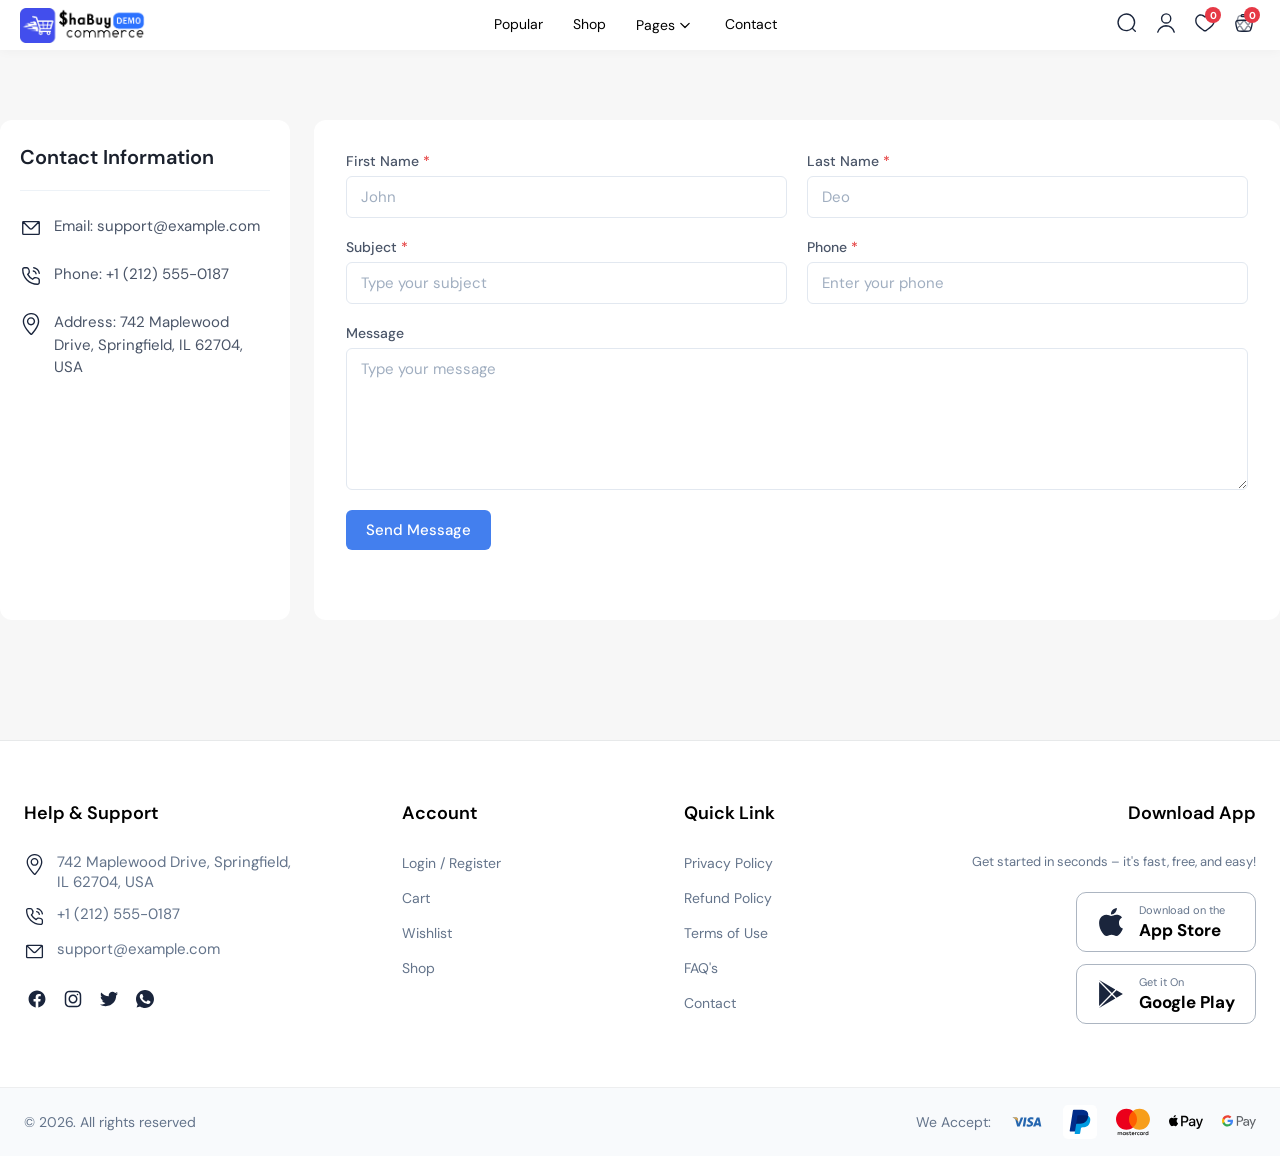
<file: Shop/contact.html>
<!DOCTYPE html>
<html lang="en">
<head>
    <meta charset="UTF-8">
    <meta name="viewport" content="width=device-width, initial-scale=1.0">
    <title>Contact Page | $haBuy Store</title>
    <link rel="stylesheet" href="css/styles.css">
    <link rel="icon" href="img/logo.png" type="image/png">
    <script src="js/cart.js" defer></script>
    <script src="js/wishlist.js" defer></script>
    <script>
        document.addEventListener('DOMContentLoaded', () => {
            const contactForm = document.querySelector('.contact-form');

            if (!contactForm) return;

            contactForm.addEventListener('submit', (e) => {
                e.preventDefault();

                const submitBtn = contactForm.querySelector('.submit-btn');
                const originalBtnText = submitBtn.textContent;

                submitBtn.disabled = true;
                submitBtn.textContent = 'Sending...';

                setTimeout(() => {
                    alert('Error: Unable to send message. Please try again later.');

                    submitBtn.disabled = false;
                    submitBtn.textContent = originalBtnText;
                }, 2000);
            });
        });
    </script>

    <style>
        .contact-section{
            display: flex;
            gap: 24px;
            max-width: 1370px;
            min-height: 500px;
            width: 100%;
            margin: 120px auto;
        }
        .contact-info-card{
            width: 290px;
            flex-shrink: 0;
            padding: 24px 20px;
            display: flex;
            flex-direction: column;
            background: #ffffff;
            border-radius: 12px;
        }
        .info-title{
            font-size: 20px;
            font-weight: 600;
            color: #1a202c;
            padding-bottom: 20px;
            border-bottom: 1px solid #edf2f7;
            margin-bottom: 24px;
        }
        .info-list{
            display: flex;
            flex-direction: column;
            gap: 24px;
        }
        .info-item{
            display: flex;
            align-items: flex-start;
            gap: 12px;
        }
        .info-icon{
            width: 22px;
            height: 22px;
            display: flex;
            align-items: center;
            justify-content: center;
            flex-shrink: 0;
            margin-top: 2px;
        }
        .info-icon img{
            width: 100%;
            height: 100%;
            object-fit: contain;
        }
        .info-text{
            font-size: 15px;
            color: #4a5568;
            line-height: 1.5;
        }
        .info-text a{
            color: #4a5568;
            text-decoration: none;
        }
        .contact-form-card{
            flex-grow: 1;
            padding: 32px;
            background: #ffffff;
            border-radius: 12px;
        }
        .contact-form{
            display: flex;
            flex-direction: column;
            gap: 20px;
        }
        .form-row{
            display: flex;
            gap: 20px;
        }
        .form-group{
            flex: 1;
            display: flex;
            flex-direction: column;
            gap: 6px;
        }
        .form-group.full-width{
            width: 100%;
        }
        .form-group label{
            font-size: 14px;
            color: #4a5568;
            font-weight: 500;
        }
        .required{
            color: #e53e3e;
        }
        .form-group input,
        .form-group textarea{
            width: 100%;
            padding: 10px 14px;
            border: 1px solid #e2e8f0;
            border-radius: 6px;
            font-size: 15px;
            color: #2d3748;
            outline: none;
            transition: all 0.2s ease;
        }
        .form-group input::placeholder,
        .form-group textarea::placeholder{
            color: #a0aec0;
        }
        .form-group input:focus,
        .form-group textarea:focus{
            border-color: #3b82f6;
        }
        .form-group textarea{
            resize: vertical;
            min-height: 120px;
        }
        .submit-btn{
            background-color: #437fee;
            color: #ffffff;
            border: none;
            border-radius: 6px;
            padding: 10px 20px;
            font-size: 15px;
            font-weight: 500;
            cursor: pointer;
            transition: all 0.2s ease;
        }
        .submit-btn:hover{
            background-color: #2e5aaa;
        }
    </style>
</head>
<body>
    <div class="backgroundP">
        <header class="site-header">
            <div class="container">
            <div class="logo-container">
                <a href="#">
                    <img src="img/icon.png" alt="icon" class="logo" onclick="window.location.href='index.html';">
                </a>
            </div>

            <nav class="main-nav">
                <ul class="main-ul">
                    <li><a href="popular.html">Popular</a></li>
                    <li><a href="shop.html">Shop</a></li>
                    <li class="dropdown">
                        <a href="#" class="dropdown-link">Pages<img src="img/icons/arr-down.svg" alt="" class="menu-arrow"></a>
                        <ul class="dropdown-menu">
                            <li><a href="cart.html">Cart</a></li>
                            <li><a href="wishlist.html">Wishlist</a></li>
                            <li><a href="404.html">Error</a></li>
                            <li><a href="mailsuccess.html">Mail Success</a></li>
                            <li><a href="privacypolicy.html">Privacy Policy</a></li>
                            <li><a href="terms.html">Terms & Conditions</a></li>
                        </ul>
                    </li>
                    <li><a href="contact.html">Contact</a></li>
                </ul>
            </nav>

            <div class="header-actions">
                <button class="action-btn">
                    <img src="img/icons/search.svg" alt="search">
                </button>

                <button class="action-btn">
                    <img src="img/icons/user.svg" alt="user">
                </button>

                <button class="action-btn badge-wrapper">
                    <img src="img/icons/favorite.svg" alt="favorites">
                    <span class="counter-badge">0</span>
                </button>

                <button class="action-btn badge-wrapper" id="cart-icon-btn">
                    <img src="img/icons/cart.svg" alt="cart">
                    <span class="counter-badge" id="cart-badge">0</span>
                </button>
            </div>
    
        </header>


    <div class="contact-section">
        <aside class="contact-info-card">
            <h2 class="info-title">Contact Information</h2>
            <div class="info-list">
                <div class="info-item">
                    <div class="info-icon">
                    <img src="img/icons/mail.svg" alt="Email">
                    </div>
                    <div class="info-text">
                    <span>Email:</span>
                    <a href="mailto:support@example.com">support@example.com</a>
                    </div>
                </div>

                <div class="info-item">
                    <div class="info-icon">
                    <img src="img/icons/phone.svg" alt="Phone">
                    </div>
                    <div class="info-text">
                    <span>Phone: +1 (212) 555-0187</span>
                    </div>
                </div>

                <div class="info-item">
                    <div class="info-icon">
                    <img src="img/icons/location.svg" alt="Address">
                    </div>
                    <div class="info-text">
                    <span>Address: 742 Maplewood Drive, Springfield, IL 62704, USA</span>
                    </div>
                </div>
            </div>
        </aside>

        <main class="contact-form-card">
            <form class="contact-form">
                <div class="form-row">
                    <div class="form-group">
                    <label>First Name <span class="required">*</span></label>
                    <input type="text" placeholder="John" required>
                    </div>
                    <div class="form-group">
                    <label>Last Name <span class="required">*</span></label>
                    <input type="text" placeholder="Deo" required>
                    </div>
                </div>

                <div class="form-row">
                    <div class="form-group">
                    <label>Subject <span class="required">*</span></label>
                    <input type="text" placeholder="Type your subject" required>
                    </div>
                    <div class="form-group">
                    <label>Phone <span class="required">*</span></label>
                    <input type="tel" placeholder="Enter your phone" required>
                    </div>
                </div>

                <div class="form-group full-width">
                    <label>Message</label>
                    <textarea placeholder="Type your message" rows="6"></textarea>
                </div>

                <div class="form-actions">
                    <button type="submit" class="submit-btn">Send Message</button>
                </div>
            </form>
        </main>
    </div>
    </div>



    <div class="footer-divider"></div>

    <footer class="site-footer">
        <div class="footer-main">
            <div class="footer-col">
                <h3 class="col-title">Help & Support</h3>
                <ul class="contact-list">
                    <li>
                        <img src="img/icons/location.svg" alt="location" class="contact-icon">
                        <span>742 Maplewood Drive, Springfield, IL 62704, USA</span>
                    </li>
                    <li>
                        <img src="img/icons/phone.svg" alt="phone" class="contact-icon">
                        <span>+1 (212) 555-0187</span>
                    </li>
                    <li>
                        <img src="img/icons/mail.svg" alt="email" class="contact-icon">
                        <span>support@example.com</span>
                    </li>
                </ul>

                <div class="social-links">
                    <a href="#" class="social-btn"><img src="img/icons/facebook.svg" alt="facebook"></a>
                    <a href="#" class="social-btn"><img src="img/icons/instagram.svg" alt="instagram"></a>
                    <a href="#" class="social-btn"><img src="img/icons/twitter.svg" alt="twitter"></a>
                    <a href="#" class="social-btn"><img src="img/icons/whatsapp.svg" alt="whatsapp"></a>
                </div>
            </div>

            <div class="footer-col">
                <h3 class="col-title">Account</h3>
                <ul class="footer-links">
                    <li><a href="#">Login / Register</a></li>
                    <li><a href="cart.html">Cart</a></li>
                    <li><a href="wishlist.html">Wishlist</a></li>
                    <li><a href="shop.html">Shop</a></li>
                </ul>
            </div>

            <div class="footer-col">
                <h3 class="col-title">Quick Link</h3>
                <ul class="footer-links">
                    <li><a href="privacypolicy.html">Privacy Policy</a></li>
                    <li><a href="terms.html">Refund Policy</a></li>
                    <li><a href="terms.html">Terms of Use</a></li>
                    <li><a href="#">FAQ's</a></li>
                    <li><a href="contact.html">Contact</a></li>
                </ul>
            </div>

            <div class="footer-col">
                <h3 class="col-title">Download App</h3>
                <p class="app-desc">Get started in seconds – it's fast, free, and easy!</p>

                <div class="app-buttons">
                    <a href="#" class="app-btn">
                        <img src="img/icons/apple.svg" alt="App Store" class="app-icon">
                        <div>
                            <small>Download on the</small>
                            <strong>App Store</strong>
                        </div>
                    </a>

                    <a href="#" class="app-btn">
                        <img src="img/icons/google-play.svg" alt="Google Play" class="app-icon">
                        <div>
                            <small>Get it On</small>
                            <strong>Google Play</strong>
                        </div>
                    </a>
                </div>
            </div>
        </div>

        <div class="footer-bottom">
            <div class="footer-bottom-content">
                <p>© 2026. All rights reserved</p>
                <div class="payment-methods">
                    <span>We Accept:</span>
                    <img src="img/icons/visa.svg" alt="visa">
                    <img src="img/icons/paypal.svg" alt="paypal">
                    <img src="img/icons/mastercard.svg" alt="mastercard">
                    <img src="img/icons/apple-pay.svg" alt="apple pay">
                    <img src="img/icons/google-pay.svg" alt="google pay">
                </div>
            </div>
        </div>
    </footer>

    <div id="cart-modal" class="cart-modal-overlay">
        <div class="cart-modal-content">
            <div class="cart-header">
                <h2>Cart View</h2>
                <button id="close-cart-btn" class="close-btn">&times;</button>
            </div>
            
            <ul id="cart-items-list" class="cart-items-list">
            </ul>
            
            <div class="cart-footer">
                <div class="cart-total">
                    <span>Subtotal:</span>
                    <strong id="cart-total-price">$0</strong>
                </div>
                <div class="cart-actions-btns">
                    <a href="cart.html" class="btn-view-cart">View Cart</a>
                    <a href="checkout.html" class="btn-checkout">Checkout</a>
                </div>
            </div>
        </div>
    </div> 
</body>
</html>
</file>
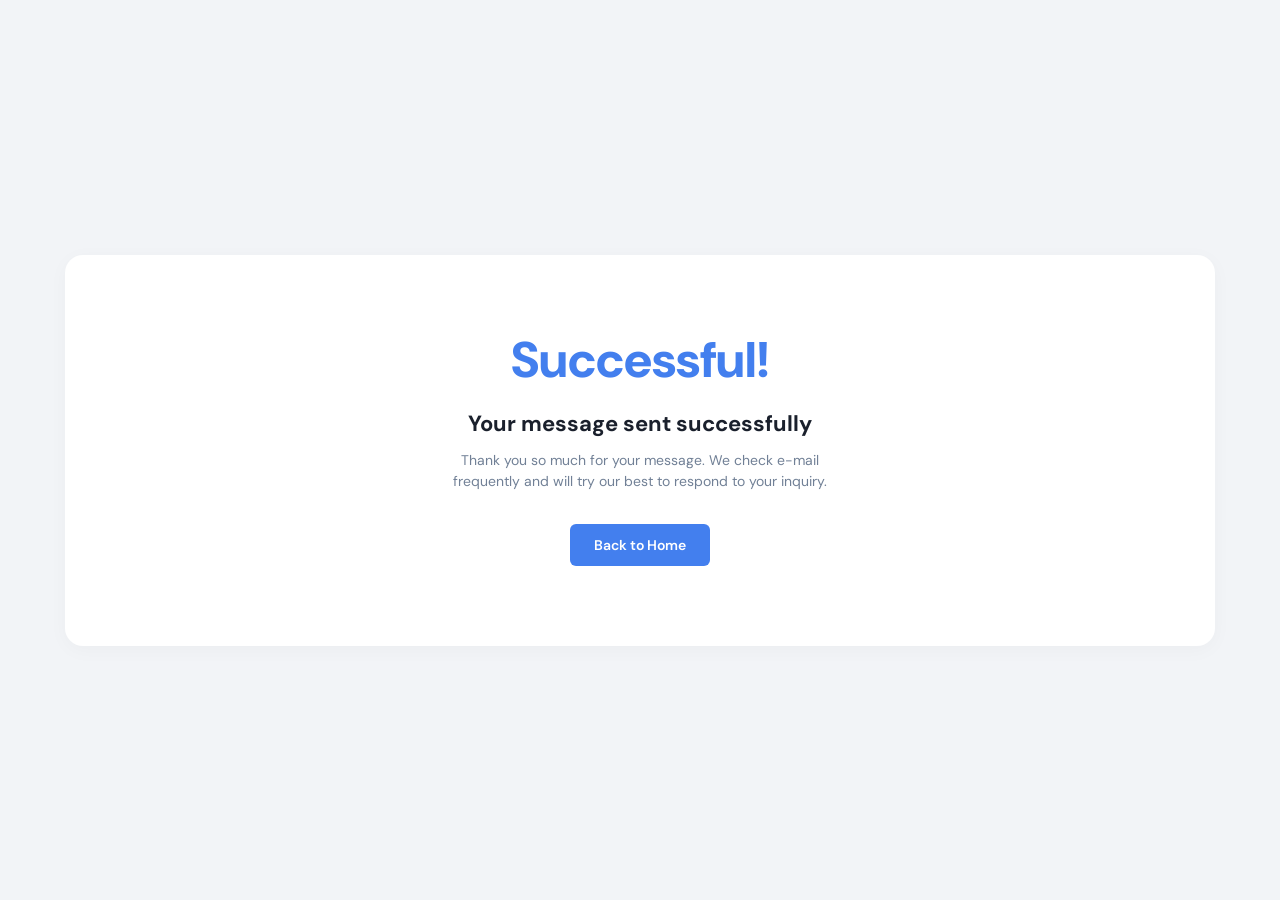
<file: Shop/mailsuccess.html>
<!DOCTYPE html>
<html lang="en">
<head>
    <meta charset="UTF-8">
    <meta name="viewport" content="width=device-width, initial-scale=1.0">
    <title>$haBuy Store</title>
    <link rel="stylesheet" href="css/styles.css">
    <link rel="icon" href="img/logo.png" type="image/png">
</head>
<body class="error-page">
    <main class="error-card">
        <h1 class="mail-code">Successful!</h1>
        <h2 class="error-title">Your message sent successfully</h2>
        <p class="error-description">
        Thank you so much for your message. We check e-mail frequently and will try our best to respond to your inquiry.
        </p>
        <a href="index.html" class="error-btn">Back to Home</a>
    </main>
</body>
</html>
</file>
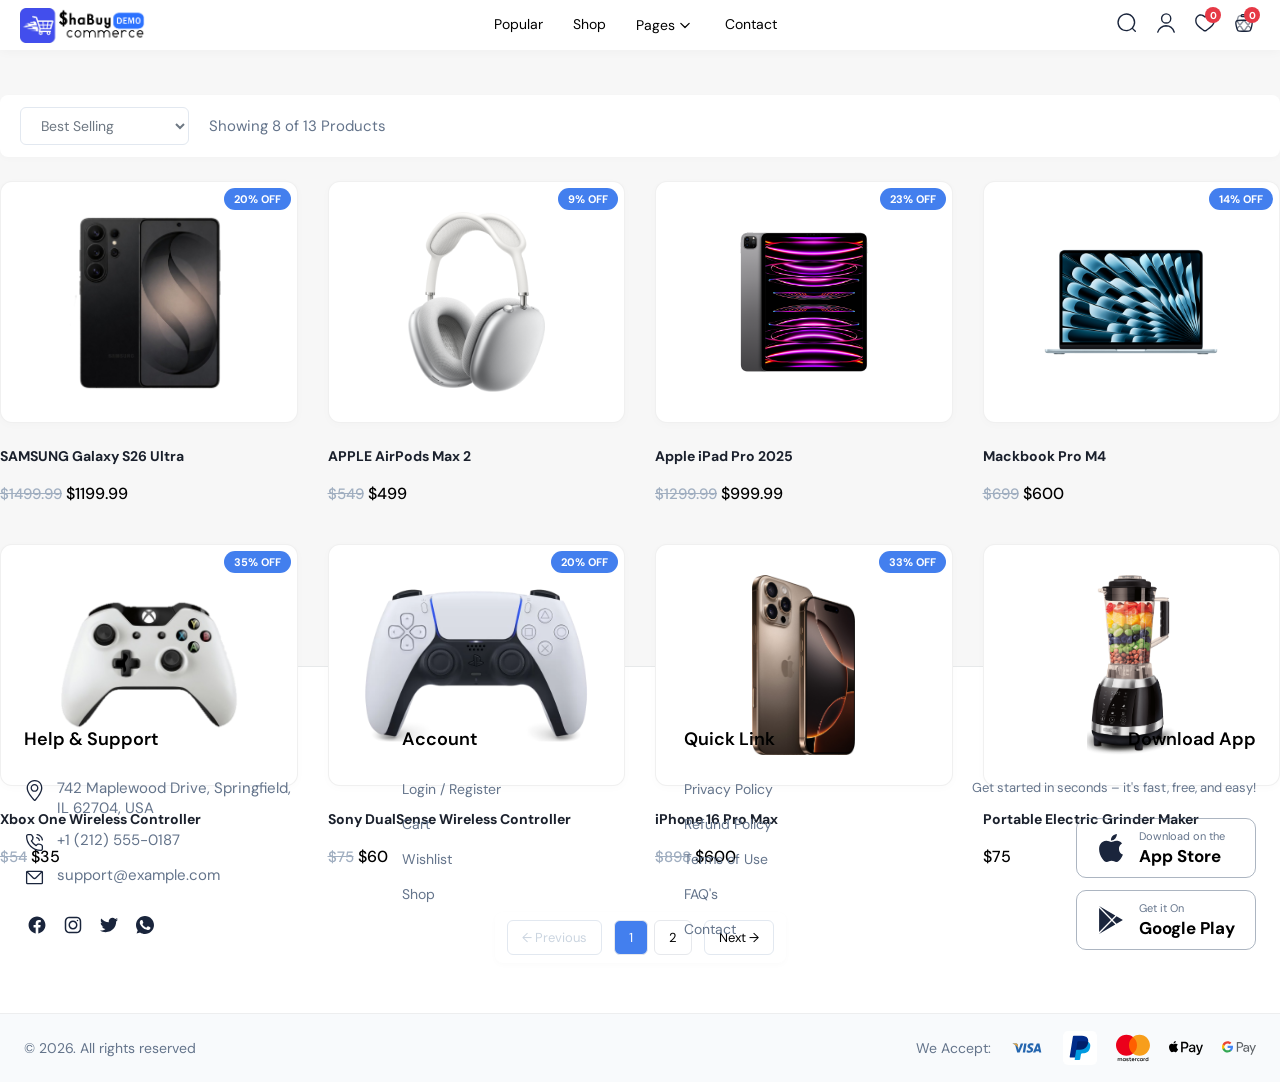
<file: Shop/popular.html>
<!DOCTYPE html>
<html lang="en">
<head>
    <meta charset="UTF-8">
    <meta name="viewport" content="width=device-width, initial-scale=1.0">
    <title>Shop Popular Page | $haBuy Store</title>
    <link rel="stylesheet" href="css/styles.css">
    <link rel="icon" href="img/logo.png" type="image/png">
    <script src="js/popular.js" defer></script>
    <script src="js/cart.js" defer></script>
    <script src="js/wishlist.js" defer></script>
</head>
<body>
    <div class="backgroundP">
        <header class="site-header">
            <div class="container">
            <div class="logo-container">
                <a href="#">
                    <img src="img/icon.png" alt="icon" class="logo" onclick="window.location.href='index.html';">
                </a>
            </div>

            <nav class="main-nav">
                <ul class="main-ul">
                    <li><a href="popular.html">Popular</a></li>
                    <li><a href="shop.html">Shop</a></li>
                    <li class="dropdown">
                        <a href="#" class="dropdown-link">Pages<img src="img/icons/arr-down.svg" alt="" class="menu-arrow"></a>
                        <ul class="dropdown-menu">
                            <li><a href="cart.html">Cart</a></li>
                            <li><a href="wishlist.html">Wishlist</a></li>
                            <li><a href="404.html">Error</a></li>
                            <li><a href="mailsuccess.html">Mail Success</a></li>
                            <li><a href="privacypolicy.html">Privacy Policy</a></li>
                            <li><a href="terms.html">Terms & Conditions</a></li>
                        </ul>
                    </li>
                    <li><a href="contact.html">Contact</a></li>
                </ul>
            </nav>

            <div class="header-actions">
                <button class="action-btn">
                    <img src="img/icons/search.svg" alt="search">
                </button>

                <button class="action-btn">
                    <img src="img/icons/user.svg" alt="user">
                </button>

                <button class="action-btn badge-wrapper">
                    <img src="img/icons/favorite.svg" alt="favorites">
                    <span class="counter-badge">0</span>
                </button>

                <button class="action-btn badge-wrapper" id="cart-icon-btn"> 
                    <img src="img/icons/cart.svg" alt="cart">
                    <span class="counter-badge" id="cart-badge">0</span>
                </button>
            </div>
        </header>
    
    <main class="main-content">

        <div class="container">

            <div class="catalog-toolbar">
                <select id="sort-select" class="sort-select">
                    <option value="default">Best Selling</option>
                    <option value="price-low">Price: Low to High</option>
                    <option value="price-high">Price: High to Low</option>
                </select>
                <span id="products-count" class="products-count">Showing 0 of 0 Products</span>
            </div>

            <section id="products-gridP" class="products-gridP"></section>


            <nav class="pagination">
                <button class="page-btn nav-btn" id="prev-btn" disabled>&larr; Previous</button>
                <div id="page-numbers" class="page-numbers"></div>
                <button class="page-btn nav-btn" id="next-btn">Next &rarr;</button>
            </nav>

        </div>
    </main>
    </div>


    <div class="footer-divider"></div>

    <footer class="site-footer">
        <div class="footer-main">
            <div class="footer-col">
                <h3 class="col-title">Help & Support</h3>
                <ul class="contact-list">
                    <li>
                        <img src="img/icons/location.svg" alt="location" class="contact-icon">
                        <span>742 Maplewood Drive, Springfield, IL 62704, USA</span>
                    </li>
                    <li>
                        <img src="img/icons/phone.svg" alt="phone" class="contact-icon">
                        <span>+1 (212) 555-0187</span>
                    </li>
                    <li>
                        <img src="img/icons/mail.svg" alt="email" class="contact-icon">
                        <span>support@example.com</span>
                    </li>
                </ul>

                <div class="social-links">
                    <a href="#" class="social-btn"><img src="img/icons/facebook.svg" alt="facebook"></a>
                    <a href="#" class="social-btn"><img src="img/icons/instagram.svg" alt="instagram"></a>
                    <a href="#" class="social-btn"><img src="img/icons/twitter.svg" alt="twitter"></a>
                    <a href="#" class="social-btn"><img src="img/icons/whatsapp.svg" alt="whatsapp"></a>
                </div>
            </div>

            <div class="footer-col">
                <h3 class="col-title">Account</h3>
                <ul class="footer-links">
                    <li><a href="#">Login / Register</a></li>
                    <li><a href="cart.html">Cart</a></li>
                    <li><a href="wishlist.html">Wishlist</a></li>
                    <li><a href="shop.html">Shop</a></li>
                </ul>
            </div>

            <div class="footer-col">
                <h3 class="col-title">Quick Link</h3>
                <ul class="footer-links">
                    <li><a href="privacypolicy.html">Privacy Policy</a></li>
                    <li><a href="terms.html">Refund Policy</a></li>
                    <li><a href="terms.html">Terms of Use</a></li>
                    <li><a href="#">FAQ's</a></li>
                    <li><a href="contact.html">Contact</a></li>
                </ul>
            </div>

            <div class="footer-col">
                <h3 class="col-title">Download App</h3>
                <p class="app-desc">Get started in seconds – it's fast, free, and easy!</p>

                <div class="app-buttons">
                    <a href="#" class="app-btn">
                        <img src="img/icons/apple.svg" alt="App Store" class="app-icon">
                        <div>
                            <small>Download on the</small>
                            <strong>App Store</strong>
                        </div>
                    </a>

                    <a href="#" class="app-btn">
                        <img src="img/icons/google-play.svg" alt="Google Play" class="app-icon">
                        <div>
                            <small>Get it On</small>
                            <strong>Google Play</strong>
                        </div>
                    </a>
                </div>
            </div>
        </div>

        <div class="footer-bottom">
            <div class="footer-bottom-content">
                <p>© 2026. All rights reserved</p>
                <div class="payment-methods">
                    <span>We Accept:</span>
                    <img src="img/icons/visa.svg" alt="visa">
                    <img src="img/icons/paypal.svg" alt="paypal">
                    <img src="img/icons/mastercard.svg" alt="mastercard">
                    <img src="img/icons/apple-pay.svg" alt="apple pay">
                    <img src="img/icons/google-pay.svg" alt="google pay">
                </div>
            </div>
        </div>
    </footer>


    <div id="cart-modal" class="cart-modal-overlay">
        <div class="cart-modal-content">
            <div class="cart-header">
                <h2>Cart View</h2>
                <button id="close-cart-btn" class="close-btn">&times;</button>
            </div>
            
            <ul id="cart-items-list" class="cart-items-list">
            </ul>
            
            <div class="cart-footer">
                <div class="cart-total">
                    <span>Subtotal:</span>
                    <strong id="cart-total-price">$0</strong>
                </div>
                <div class="cart-actions-btns">
                    <a href="cart.html" class="btn-view-cart">View Cart</a>
                    <a href="checkout.html" class="btn-checkout">Checkout</a>
                </div>
            </div>
        </div>
    </div> 
</body>
</html>
</file>
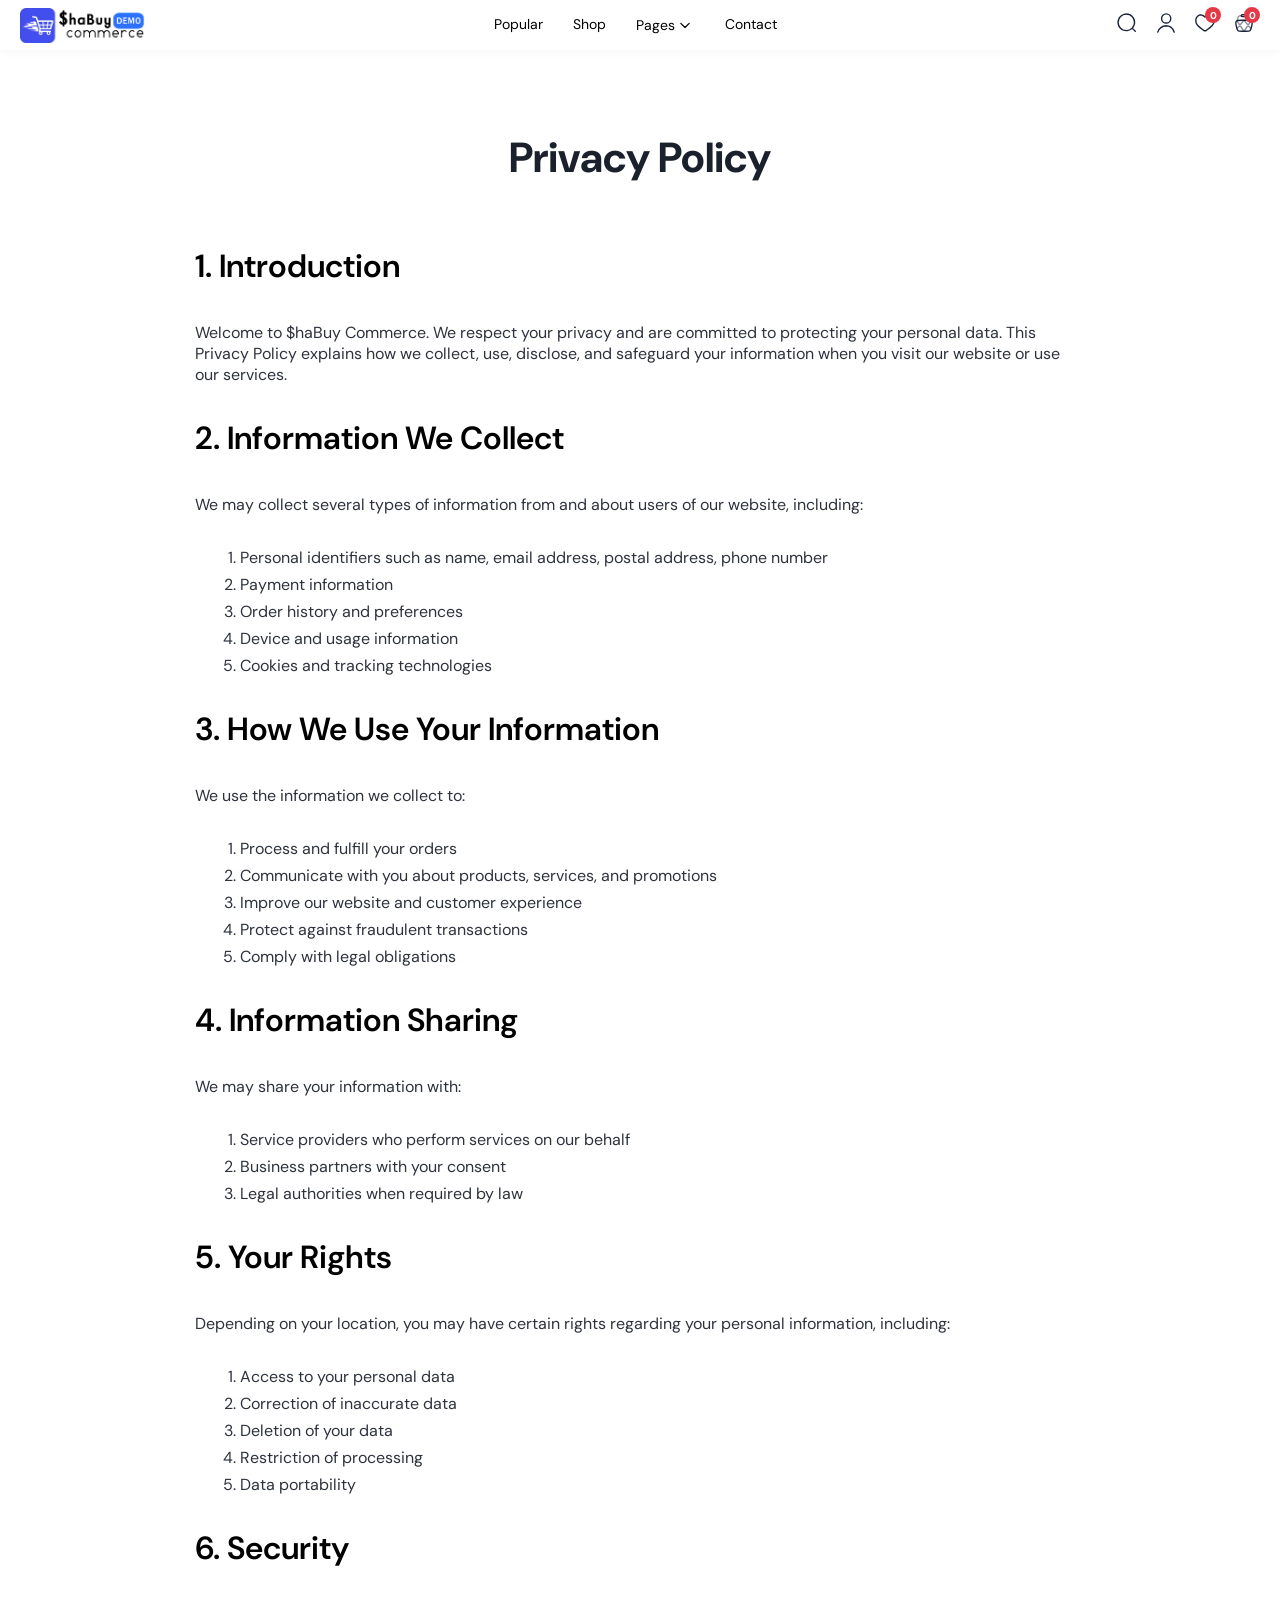
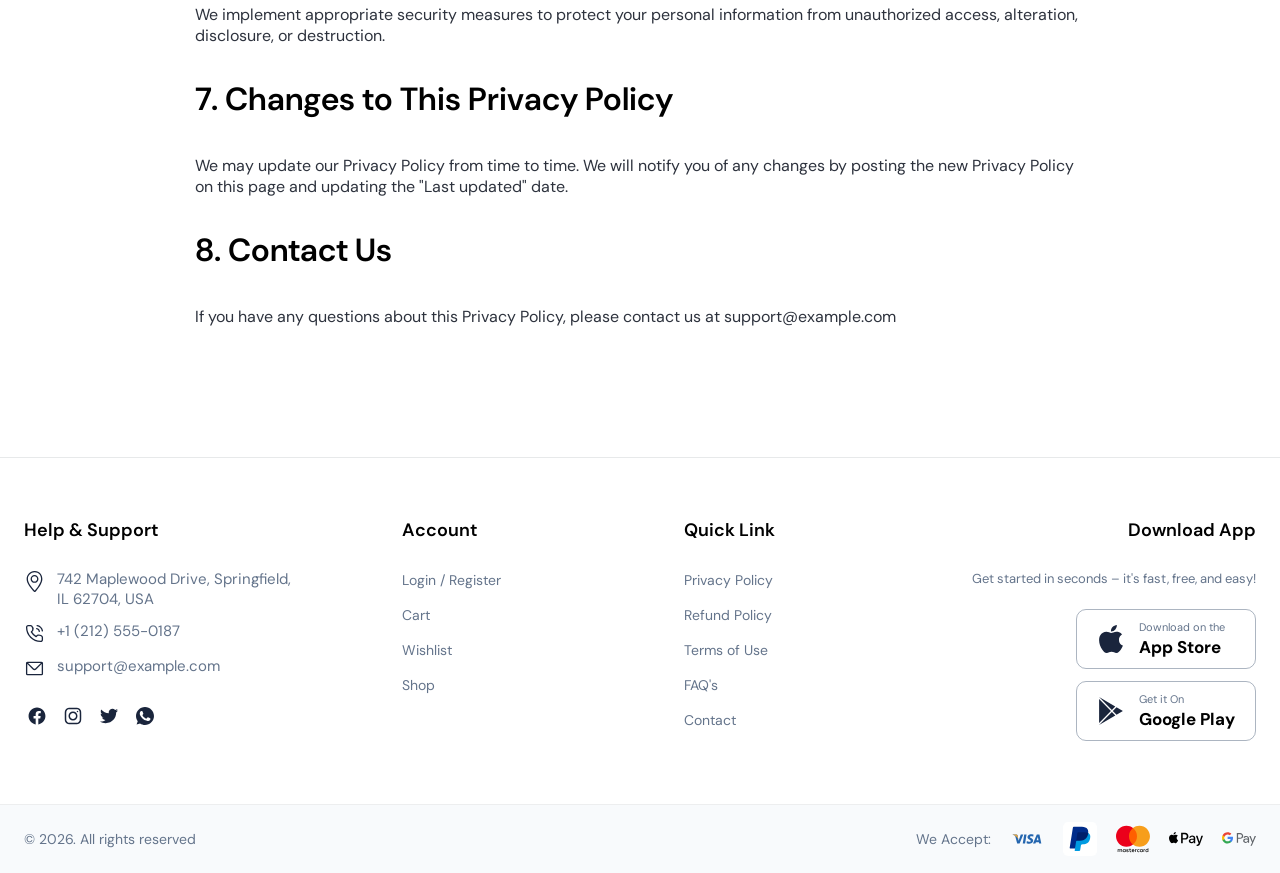
<file: Shop/privacypolicy.html>
<!DOCTYPE html>
<html lang="en">
<head>
    <meta charset="UTF-8">
    <meta name="viewport" content="width=device-width, initial-scale=1.0">
    <title>Privacy Policy Page | $haBuy Store</title>
    <link rel="stylesheet" href="css/styles.css">
    <link rel="icon" href="img/logo.png" type="image/png">
    <script src="js/cart.js" defer></script>
    <script src="js/wishlist.js" defer></script>
    <style>
        .privacy-container{
            max-width: 890px;
            margin: 130px auto;
        }
        .privacy-container h1{
            font-size: 42px;
            color: #1a202c;
            text-align: center;
            margin-bottom: 60px;
            font-weight: 700;
        }
        .privacy-container section{
            margin-bottom: 32px;
        }
        .privacy-container h2{
            font-size: 32px;
            color: black;
            margin-bottom: 35px;
            font-weight: 600;
        }
        .privacy-container p{
            margin-bottom: 32px;
            font-size: 16px;
            color: #1a202cea;
        }
        .privacy-container ol{
            padding-left: 45px;
            margin-bottom: 12px;
        }
        .privacy-container li{
            font-size: 16px;
            color: #1a202cea;
            margin-bottom: 6px;
        }
        .privacy-container a{
            color: #4a5568;
            text-decoration: underline;
        }
        .privacy-container a:hover{
            color: #1a202c;
        }
    </style>
</head>
<body>
    <header class="site-header">
        <div class="container">
        <div class="logo-container">
            <a href="#">
                <img src="img/icon.png" alt="icon" class="logo" onclick="window.location.href='index.html';">
            </a>
        </div>

        <nav class="main-nav">
            <ul class="main-ul">
                <li><a href="popular.html">Popular</a></li>
                <li><a href="shop.html">Shop</a></li>
                <li class="dropdown">
                    <a href="#" class="dropdown-link">Pages<img src="img/icons/arr-down.svg" alt="" class="menu-arrow"></a>
                    <ul class="dropdown-menu">
                        <li><a href="cart.html">Cart</a></li>
                        <li><a href="wishlist.html">Wishlist</a></li>
                        <li><a href="404.html">Error</a></li>
                        <li><a href="mailsuccess.html">Mail Success</a></li>
                        <li><a href="privacypolicy.html">Privacy Policy</a></li>
                        <li><a href="terms.html">Terms & Conditions</a></li>
                    </ul>
                </li>
                <li><a href="contact.html">Contact</a></li>
            </ul>
        </nav>

        <div class="header-actions">
            <button class="action-btn">
                <img src="img/icons/search.svg" alt="search">
            </button>

            <button class="action-btn">
                <img src="img/icons/user.svg" alt="user">
            </button>
            <button class="action-btn badge-wrapper">
                <img src="img/icons/favorite.svg" alt="favorites">
                <span class="counter-badge">0</span>
            </button>

            <button class="action-btn badge-wrapper" id="cart-icon-btn">
                <img src="img/icons/cart.svg" alt="cart">
                <span class="counter-badge" id="cart-badge">0</span>
            </button>
        </div>
    </header>


    <main class="privacy-container">
        <h1>Privacy Policy</h1>

        <section>
            <h2>1. Introduction</h2>
            <p>Welcome to $haBuy Commerce. We respect your privacy and are committed to protecting your personal data. This Privacy Policy explains how we collect, use, disclose, and safeguard your information when you visit our website or use our services.</p>
        </section>

        <section>
            <h2>2. Information We Collect</h2>
            <p>We may collect several types of information from and about users of our website, including:</p>
            <ol>
                <li>Personal identifiers such as name, email address, postal address, phone number</li>
                <li>Payment information</li>
                <li>Order history and preferences</li>
                <li>Device and usage information</li>
                <li>Cookies and tracking technologies</li>
            </ol>
        </section>

        <section>
            <h2>3. How We Use Your Information</h2>
            <p>We use the information we collect to:</p>
            <ol>
                <li>Process and fulfill your orders</li>
                <li>Communicate with you about products, services, and promotions</li>
                <li>Improve our website and customer experience</li>
                <li>Protect against fraudulent transactions</li>
                <li>Comply with legal obligations</li>
            </ol>
        </section>

        <section>
            <h2>4. Information Sharing</h2>
            <p>We may share your information with:</p>
            <ol>
                <li>Service providers who perform services on our behalf</li>
                <li>Business partners with your consent</li>
                <li>Legal authorities when required by law</li>
            </ol>
        </section>

        <section>
            <h2>5. Your Rights</h2>
            <p>Depending on your location, you may have certain rights regarding your personal information, including:</p>
            <ol>
                <li>Access to your personal data</li>
                <li>Correction of inaccurate data</li>
                <li>Deletion of your data</li>
                <li>Restriction of processing</li>
                <li>Data portability</li>
            </ol>
        </section>

        <section>
            <h2>6. Security</h2>
            <p>We implement appropriate security measures to protect your personal information from unauthorized access, alteration, disclosure, or destruction.</p>
        </section>

        <section>
            <h2>7. Changes to This Privacy Policy</h2>
            <p>We may update our Privacy Policy from time to time. We will notify you of any changes by posting the new Privacy Policy on this page and updating the "Last updated" date.</p>
        </section>

        <section>
            <h2>8. Contact Us</h2>
            <p>If you have any questions about this Privacy Policy, please contact us at support@example.com</p>
        </section>
    </main>


    <div class="footer-divider"></div>

    <footer class="site-footer">
        <div class="footer-main">
            <div class="footer-col">
                <h3 class="col-title">Help & Support</h3>
                <ul class="contact-list">
                    <li>
                        <img src="img/icons/location.svg" alt="location" class="contact-icon">
                        <span>742 Maplewood Drive, Springfield, IL 62704, USA</span>
                    </li>
                    <li>
                        <img src="img/icons/phone.svg" alt="phone" class="contact-icon">
                        <span>+1 (212) 555-0187</span>
                    </li>
                    <li>
                        <img src="img/icons/mail.svg" alt="email" class="contact-icon">
                        <span>support@example.com</span>
                    </li>
                </ul>

                <div class="social-links">
                    <a href="#" class="social-btn"><img src="img/icons/facebook.svg" alt="facebook"></a>
                    <a href="#" class="social-btn"><img src="img/icons/instagram.svg" alt="instagram"></a>
                    <a href="#" class="social-btn"><img src="img/icons/twitter.svg" alt="twitter"></a>
                    <a href="#" class="social-btn"><img src="img/icons/whatsapp.svg" alt="whatsapp"></a>
                </div>
            </div>

            <div class="footer-col">
                <h3 class="col-title">Account</h3>
                <ul class="footer-links">
                    <li><a href="#">Login / Register</a></li>
                    <li><a href="cart.html">Cart</a></li>
                    <li><a href="wishlist.html">Wishlist</a></li>
                    <li><a href="shop.html">Shop</a></li>
                </ul>
            </div>

            <div class="footer-col">
                <h3 class="col-title">Quick Link</h3>
                <ul class="footer-links">
                    <li><a href="privacypolicy.html">Privacy Policy</a></li>
                    <li><a href="terms.html">Refund Policy</a></li>
                    <li><a href="terms.html">Terms of Use</a></li>
                    <li><a href="#">FAQ's</a></li>
                    <li><a href="contact.html">Contact</a></li>
                </ul>
            </div>

            <div class="footer-col">
                <h3 class="col-title">Download App</h3>
                <p class="app-desc">Get started in seconds – it's fast, free, and easy!</p>

                <div class="app-buttons">
                    <a href="#" class="app-btn">
                        <img src="img/icons/apple.svg" alt="App Store" class="app-icon">
                        <div>
                            <small>Download on the</small>
                            <strong>App Store</strong>
                        </div>
                    </a>

                    <a href="#" class="app-btn">
                        <img src="img/icons/google-play.svg" alt="Google Play" class="app-icon">
                        <div>
                            <small>Get it On</small>
                            <strong>Google Play</strong>
                        </div>
                    </a>
                </div>
            </div>
        </div>

        <div class="footer-bottom">
            <div class="footer-bottom-content">
                <p>© 2026. All rights reserved</p>
                <div class="payment-methods">
                    <span>We Accept:</span>
                    <img src="img/icons/visa.svg" alt="visa">
                    <img src="img/icons/paypal.svg" alt="paypal">
                    <img src="img/icons/mastercard.svg" alt="mastercard">
                    <img src="img/icons/apple-pay.svg" alt="apple pay">
                    <img src="img/icons/google-pay.svg" alt="google pay">
                </div>
            </div>
        </div>
    </footer>


    <div id="cart-modal" class="cart-modal-overlay">
        <div class="cart-modal-content">
            <div class="cart-header">
                <h2>Cart View</h2>
                <button id="close-cart-btn" class="close-btn">&times;</button>
            </div>
            
            <ul id="cart-items-list" class="cart-items-list">
            </ul>
            
            <div class="cart-footer">
                <div class="cart-total">
                    <span>Subtotal:</span>
                    <strong id="cart-total-price">$0</strong>
                </div>
                <div class="cart-actions-btns">
                    <a href="cart.html" class="btn-view-cart">View Cart</a>
                    <a href="checkout.html" class="btn-checkout">Checkout</a>
                </div>
            </div>
        </div>
    </div> 
</body>
</html>
</file>
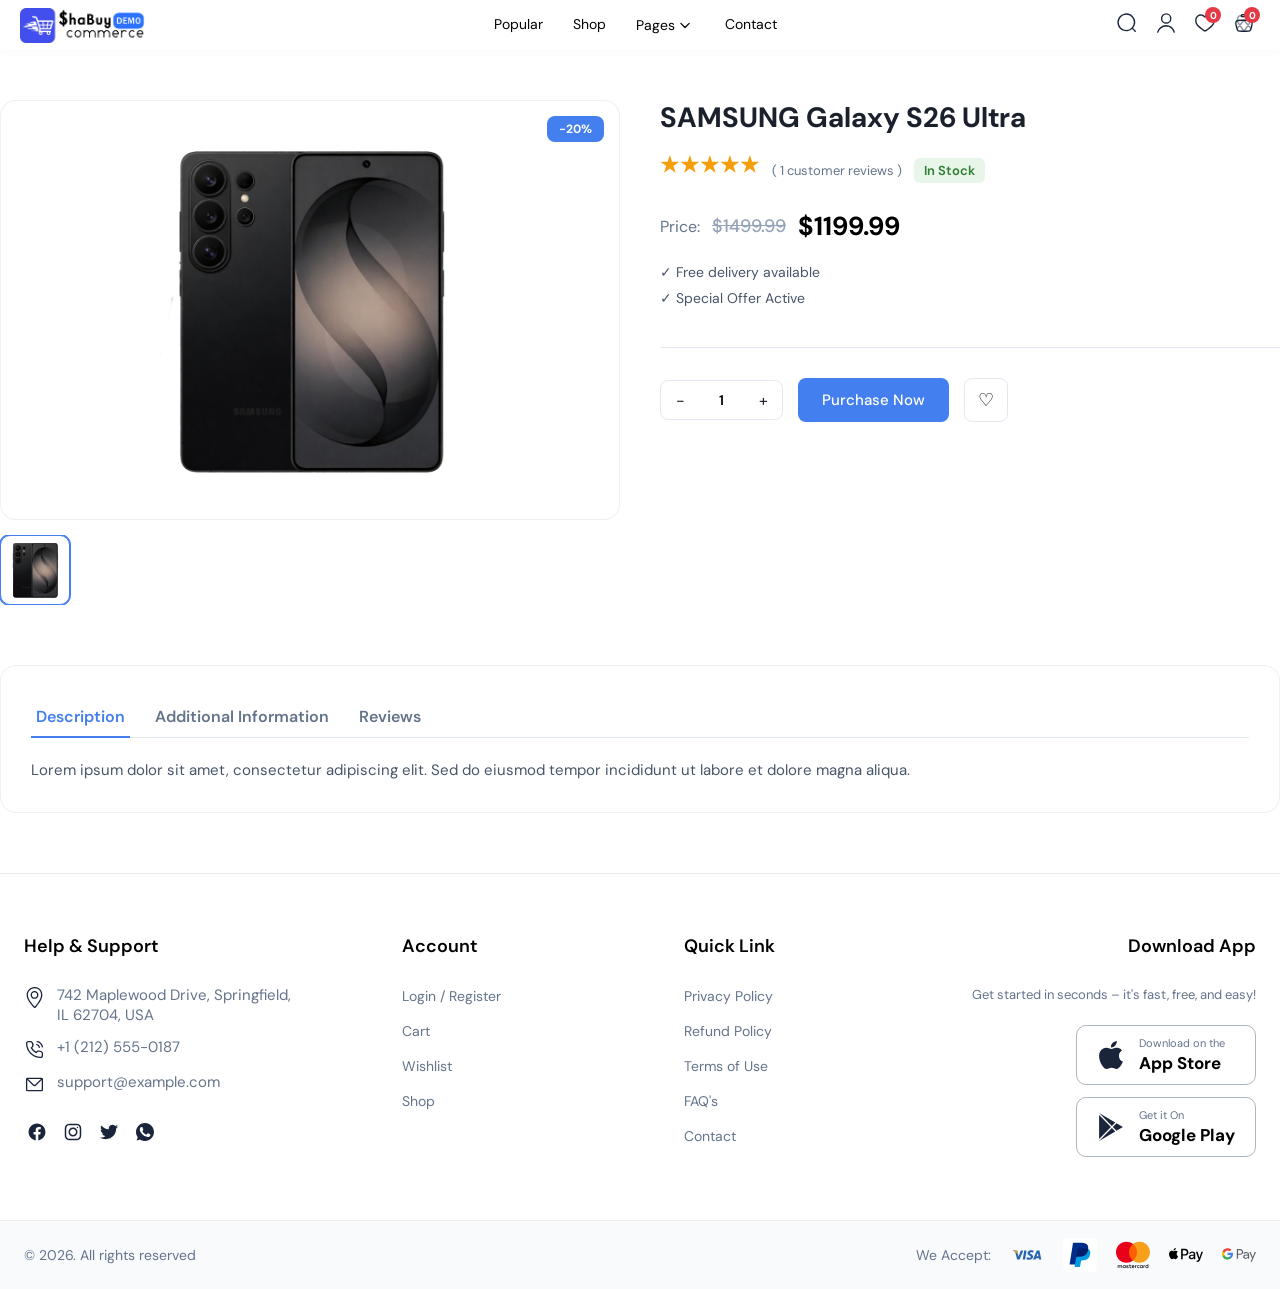
<file: Shop/product.html>
<!DOCTYPE html>
<html lang="ru">
<head>
    <meta charset="UTF-8">
    <meta name="viewport" content="width=device-width, initial-scale=1.0">
    <title>Product Page | $haBuy Store</title>
    <link rel="stylesheet" href="css/styles.css">
    <link rel="icon" href="img/logo.png" type="image/png">
    <script src="js/product.js" defer></script>
    <script src="js/cart.js" defer></script>
    <script src="js/wishlist.js" defer></script>
    <style>
        #qty-input {
            -moz-appearance: textfield;
        }
        .product-page{
            padding-top: 100px;
            padding-bottom: 60px;
            max-width: 1370px;
            margin: 0 auto;
        }
        .product-main{
            display: grid;
            grid-template-columns: 1fr 1fr;
            gap: 40px;
            margin-bottom: 60px;
        }
        .product-gallery {
            display: flex;
            flex-direction: column;
            gap: 15px;
        }
        .main-image-box{
            position: relative;
            background-color: #ffffff;
            border: 1px solid rgba(167, 167, 167, 0.171);
            border-radius: 16px;
            height: 420px;
            display: flex;
            justify-content: center;
            align-items: center;
            padding: 20px;
            overflow: hidden;
        }
        .main-image-box img{
            max-width: 90%;
            max-height: 90%;
            object-fit: contain;
        }
        .main-image-box .badge{
            position: absolute;
            top: 15px;
            right: 15px;
            padding: 5px 12px;
            border-radius: 8px;
            font-size: 12px;
            font-weight: 700;
            z-index: 2;
        }
        .thumbnails{
            display: flex;
            gap: 12px;
            overflow-x: auto;
        }
        .thumbnails .thumbnail{
            width: 70px;
            height: 70px;
            border: 1px solid #e2e8f0;
            border-radius: 10px;
            object-fit: contain;
            cursor: pointer;
            background-color: #ffffff;
            padding: 5px;
            transition: all 0.2s ease;
        }
        .thumbnails .thumbnail:hover,
        .thumbnails .thumbnail.active{
            border-color: #437fee;
            box-shadow: 0 0 0 1px #437fee;
        }
        .product-details{
            display: flex;
            flex-direction: column;
        }
        .product-details .product-title{
            font-size: 28px;
            font-weight: 700;
            color: #1a202c;
            margin-bottom: 15px;
            line-height: 1.3;
            cursor: text;
        }
        .rating-stock{
            display: flex;
            align-items: center;
            gap: 12px;
            margin-bottom: 20px;
        }
        .reviews-count{
            font-size: 13px;
            color: #64748b;
        }
        .stock-status{
            font-size: 13px;
            font-weight: 600;
            color: #2e7d32;
            background-color: #e8f5e9;
            padding: 4px 10px;
            border-radius: 6px;
        }
        .product-details .price-box{
            display: flex;
            align-items: center;
            gap: 12px;
            margin-bottom: 20px;
        }
        .price-label{
            font-size: 16px;
            color: #64748b;
        }
        .product-details .old-price{
            font-size: 18px;
            color: #94a3b8;
            text-decoration: line-through;
        }
        .product-details .current-price{
            font-size: 26px;
            font-weight: 700;
        }
        .features-list{
            list-style: none;
            display: flex;
            flex-direction: column;
            gap: 8px;
            margin-bottom: 20px;
        }
        .features-list li{
            font-size: 14px;
            color: #475569;
        }
        .divider{
            border: none;
            height: 1px;
            background-color: #e2e8f0;
            margin: 20px 0;
        }
        .actions-row{
            display: flex;
            align-items: center;
            gap: 15px;
            margin-top: 10px;
        }
        .quantity-picker{
            display: flex;
            align-items: center;
            border: 1px solid #e2e8f0;
            border-radius: 8px;
            background-color: #ffffff;
            overflow: hidden;
        }
        .quantity-picker button{
            width: 38px;
            height: 38px;
            border: none;
            background: none;
            font-size: 16px;
            cursor: pointer;
            color: #1a202c;
            transition: background 0.2s ease;
        }
        .quantity-picker button:hover{
            background-color: #f1f5f9;
        }
        .quantity-picker input{
            width: 45px;
            height: 38px;
            border: none;
            text-align: center;
            font-size: 14px;
            font-weight: 600;
            outline: none;
        }
        .quantity-picker input::-webkit-outer-spin-button,
        .quantity-picker input::-webkit-inner-spin-button {
            -webkit-appearance: none;
            margin: 0;
        }
        .btn-wishlist{
            width: 44px;
            height: 44px;
            border: 1px solid #e2e8f0;
            background-color: #ffffff;
            border-radius: 8px;
            font-size: 18px;
            display: flex;
            align-items: center;
            justify-content: center;
            cursor: pointer;
            transition: all 0.2s ease;
        }
        .btn-wishlist:hover{
            color: #e63946;
            border-color: #e63946;
        }
        .product-tabs-section{
            background-color: #ffffff;
            border-radius: 16px;
            border: 1px solid rgba(167, 167, 167, 0.171);
            padding: 30px;
        }
        .tabs-header{
            display: flex;
            gap: 20px;
            border-bottom: 1px solid #e2e8f0;
            margin-bottom: 20px;
        }
        .tab-btn{
            background: none;
            border: none;
            padding: 10px 5px;
            font-size: 16px;
            font-weight: 600;
            color: #64748b;
            cursor: pointer;
            position: relative;
            transition: color 0.2s ease;
        }
        .tab-btn.active{
            color: #437fee;
        }
        .tab-btn.active::after{
            content: '';
            position: absolute;
            bottom: -1px;
            left: 0;
            width: 100%;
            height: 2px;
            background-color: #437fee;
        }
        .tab-content{
            font-size: 15px;
            color: #475569;
            line-height: 1.6;
        }
    
.mobile-menu-btn {
    display: none;
    background: none;
    border: none;
    cursor: pointer;
    padding: 6px;
    flex-direction: column;
    justify-content: center;
    gap: 5px;
    width: 36px;
    height: 36px;
    border-radius: 6px;
    transition: background-color 0.2s ease;
}

.mobile-menu-btn:hover {
    background-color: #f1f5f9;
}

.mobile-menu-btn span {
    display: block;
    width: 22px;
    height: 2px;
    background-color: #1a202c;
    border-radius: 2px;
    transition: all 0.3s cubic-bezier(0.16, 1, 0.3, 1);
}

.mobile-menu-btn.active span:nth-child(1) {
    transform: translateY(7px) rotate(45deg);
}

.mobile-menu-btn.active span:nth-child(2) {
    opacity: 0;
    transform: scaleX(0);
}

.mobile-menu-btn.active span:nth-child(3) {
    transform: translateY(-7px) rotate(-45deg);
}

@media (max-width: 1340px) {
    .promo-section,
    .categories-section,
    .products-section,
    .banner-section,
    .bestsellers-section,
    .timer-banner,
    .feedback-section,
    .features-section,
    .footer-main,
    .footer-bottom-content {
        padding-left: 24px;
        padding-right: 24px;
        box-sizing: border-box;
    }

    .banner-large .banner-image {
        right: 20px;
    }
}

@media (max-width: 1024px) {
    .products-grid {
        grid-template-columns: repeat(3, 1fr);
        gap: 20px;
    }

    .bestsellers-grid {
        gap: 20px;
    }

    .banner-large {
        padding: 0 40px;
    }

    .banner-large h2 {
        font-size: 30px;
    }
}

@media (max-width: 868px) {
    .mobile-menu-btn {
        display: flex;
    }

    .main-nav {
        position: fixed;
        top: 50px;
        left: 0;
        width: 100%;
        background-color: #ffffff;
        box-shadow: 0 10px 25px rgba(0, 0, 0, 0.08);
        border-bottom: 1px solid #edf2f7;
        max-height: 0;
        overflow: hidden;
        transition: max-height 0.35s cubic-bezier(0.16, 1, 0.3, 1), padding 0.3s ease;
        padding: 0 20px;
        z-index: 999;
        box-sizing: border-box;
    }

    .main-nav.mobile-active {
        max-height: 480px;
        padding: 16px 20px 24px;
        overflow-y: auto;
    }

    .main-ul {
        flex-direction: column;
        gap: 6px;
    }

    .main-nav a {
        padding: 10px 8px;
        font-size: 15px;
        font-weight: 500;
        border-bottom: 1px solid #f8fafc;
        justify-content: space-between;
    }

    .dropdown {
        width: 100%;
    }

    .dropdown-menu {
        position: static;
        box-shadow: none;
        border: none;
        padding: 6px 0 6px 14px;
        background-color: #f8fafc;
        border-radius: 6px;
        opacity: 1;
        visibility: visible;
        display: none;
        margin-top: 4px;
    }

    .dropdown.open .dropdown-menu {
        display: block;
    }

    .promo-section {
        grid-template-columns: 1fr;
        margin: 80px auto 40px;
        gap: 20px;
    }

    .card-large {
        grid-row: auto;
    }

    .slide {
        padding: 30px 20px;
        flex-direction: column-reverse;
        text-align: center;
        gap: 20px;
    }

    .card-content {
        max-width: 100%;
    }

    .card-large .card-image img {
        max-height: 260px;
    }

    .promo-card.card-small {
        flex-direction: row;
        align-items: center;
        padding: 24px;
    }

    .card-small .card-content {
        max-width: 60%;
    }

    .categories-section {
        margin: 40px auto;
    }

    .categories-header h2,
    .products-header h2,
    .bestsellers-header h2 {
        font-size: 24px;
    }

    .categories-list a {
        flex: 0 0 calc((100% - (20px * 2)) / 3);
    }

    .banner-section {
        grid-template-columns: 1fr;
        gap: 20px;
        margin: 40px auto;
    }

    .banner-large {
        grid-column: auto;
        height: auto;
        padding: 36px 24px;
        display: flex;
        flex-direction: column;
        align-items: flex-start;
    }

    .banner-large .banner-image {
        position: static;
        width: 100%;
        margin-top: 20px;
    }

    .banner-large .banner-image img {
        max-height: 260px;
    }

    .bestsellers-grid {
        grid-template-columns: repeat(2, 1fr);
        gap: 20px;
    }

    .bestseller-card {
        height: auto;
        padding: 24px 20px;
    }

    .timer-banner {
        flex-direction: column;
        align-items: center;
        text-align: center;
        padding: 40px 24px;
        margin: 40px auto;
    }

    .timer-banner-content {
        max-width: 100%;
    }

    .countdown-timer {
        justify-content: center;
    }

    .timer-banner-image {
        position: static;
        transform: none;
        margin-top: 24px;
    }

    .timer-banner-image img {
        max-height: 240px;
    }

    .features-section {
        margin: 60px auto 40px;
    }

    .features {
        display: grid;
        grid-template-columns: repeat(2, 1fr);
        gap: 24px;
    }

    .footer-main {
        grid-template-columns: repeat(2, 1fr);
        gap: 32px;
        margin: 40px auto;
    }

    .footer-col:last-child {
        align-items: flex-start;
    }
}

@media (max-width: 640px) {
    .container {
        padding: 0 14px;
    }

    .logo {
        height: 30px;
    }

    .header-actions {
        gap: 4px;
    }

    .action-btn {
        padding: 4px;
    }

    .action-btn img {
        width: 20px;
        height: 20px;
    }

    .promo-section {
        margin-top: 70px;
    }

    .badge strong {
        font-size: 38px;
    }

    .badge {
        font-size: 22px;
    }

    .card-large h2 {
        font-size: 22px;
    }

    .card-large p {
        font-size: 14px;
        margin-bottom: 12px;
    }

    .promo-card.card-small {
        flex-direction: column;
        text-align: center;
        gap: 16px;
        padding: 20px;
    }

    .card-small .card-content {
        max-width: 100%;
    }

    .categories-list a {
        flex: 0 0 calc((100% - 20px) / 2);
    }

    .category-circle {
        width: 105px;
        height: 105px;
    }

    .products-grid {
        grid-template-columns: repeat(2, 1fr);
        gap: 12px;
    }

    .product-image-box {
        height: 160px;
        padding: 10px;
        margin-bottom: 10px;
    }

    .product-title {
        font-size: 14px;
    }

    .bestsellers-grid {
        grid-template-columns: 1fr;
    }

    .banner-large h2 {
        font-size: 24px;
        letter-spacing: 1px;
    }

    .banner-small h3 {
        font-size: 20px;
    }

    .banner-card {
        padding: 24px 18px;
        flex-direction: column;
        text-align: center;
        gap: 16px;
    }

    .banner-small .banner-image img {
        max-height: 180px;
    }

    .banner-title {
        font-size: 26px;
    }

    .time-number {
        width: 48px;
        height: 48px;
        font-size: 22px;
    }

    .time-label {
        font-size: 11px;
    }

    .countdown-timer {
        gap: 8px;
    }

    .features {
        grid-template-columns: 1fr;
        gap: 18px;
    }

    .footer-main {
        grid-template-columns: 1fr;
        gap: 28px;
    }

    .footer-bottom-content {
        flex-direction: column;
        gap: 14px;
        text-align: center;
    }

    .payment-methods {
        flex-wrap: wrap;
        justify-content: center;
        gap: 10px;
    }

    .payment-methods img {
        height: 24px;
    }

    .cart-modal-content {
        width: 100vw;
        max-width: 100vw;
        padding: 24px 16px;
    }
}
</style>
</head>
<body>
    <header class="site-header">
        <div class="container">
        <div class="logo-container">
            <a href="#">
                <img src="img/icon.png" alt="icon" class="logo" onclick="window.location.href='index.html';">
            </a>
        </div>

        <nav class="main-nav">
            <ul class="main-ul">
                <li><a href="popular.html">Popular</a></li>
                <li><a href="shop.html">Shop</a></li>
                <li class="dropdown">
                    <a href="#" class="dropdown-link">Pages<img src="img/icons/arr-down.svg" alt="" class="menu-arrow"></a>
                    <ul class="dropdown-menu">
                        <li><a href="cart.html">Cart</a></li>
                        <li><a href="wishlist.html">Wishlist</a></li>
                        <li><a href="404.html">Error</a></li>
                        <li><a href="mailsuccess.html">Mail Success</a></li>
                        <li><a href="privacypolicy.html">Privacy Policy</a></li>
                        <li><a href="terms.html">Terms & Conditions</a></li>
                    </ul>
                </li>
                <li><a href="contact.html">Contact</a></li>
            </ul>
        </nav>

        <div class="header-actions">
            <button class="action-btn">
                <img src="img/icons/search.svg" alt="search">
            </button>

            <button class="action-btn">
                <img src="img/icons/user.svg" alt="user">
            </button>

            <button class="action-btn badge-wrapper">
                <img src="img/icons/favorite.svg" alt="favorites">
                <span class="counter-badge">0</span>
            </button>

            <button class="action-btn badge-wrapper" id="cart-icon-btn">
                <img src="img/icons/cart.svg" alt="cart">
                <span class="counter-badge" id="cart-badge">0</span>
            </button>
        </div>
    </header>

    <main class="product-page">

        <section class="product-main">

            <div class="product-gallery">
                <div class="main-image-box">
                    <span class="badge badge-discount" id="product-badge"></span>
                    <img id="main-product-img" src="" alt="Product">
                </div>
                <div class="thumbnails" id="thumbnails-container">

                </div>
            </div>

            <div class="product-details">
                <h1 class="product-title" id="product-title">Loading...</h1>
                
                <div class="rating-stock">
                    <div class="stars">★★★★★</div>
                    <span class="reviews-count">( 1 customer reviews )</span>
                    <span class="stock-status" id="stock-status">In Stock</span>
                </div>

                <div class="price-box">
                    <span class="price-label">Price:</span>
                    <span class="old-price" id="old-price"></span>
                    <span class="current-price" id="current-price"></span>
                </div>

                <ul class="features-list">
                    <li>✓ Free delivery available</li>
                    <li>✓ Special Offer Active</li>
                </ul>

                <hr class="divider">

                <div class="actions-row">
                    <div class="quantity-picker">
                        <button type="button" id="minus-btn">-</button>
                        <input type="number" id="qty-input" value="1" min="1">
                        <button type="button" id="plus-btn">+</button>
                    </div>
                    <button class="btn-primary" id="add-to-cart-btn">Purchase Now</button>
                    <button class="btn-wishlist">♡</button>
                </div>
            </div>
        </section>

        <section class="product-tabs-section">
            <div class="tabs-header">
                <button class="tab-btn active" data-tab="description">Description</button>
                <button class="tab-btn" data-tab="specs">Additional Information</button>
                <button class="tab-btn" data-tab="reviews">Reviews</button>
            </div>
            <div class="tab-content" id="tab-content">

            </div>
        </section>
    </main>


    <div class="footer-divider"></div>

    <footer class="site-footer">
        <div class="footer-main">
            <div class="footer-col">
                <h3 class="col-title">Help & Support</h3>
                <ul class="contact-list">
                    <li>
                        <img src="img/icons/location.svg" alt="location" class="contact-icon">
                        <span>742 Maplewood Drive, Springfield, IL 62704, USA</span>
                    </li>
                    <li>
                        <img src="img/icons/phone.svg" alt="phone" class="contact-icon">
                        <span>+1 (212) 555-0187</span>
                    </li>
                    <li>
                        <img src="img/icons/mail.svg" alt="email" class="contact-icon">
                        <span>support@example.com</span>
                    </li>
                </ul>

                <div class="social-links">
                    <a href="#" class="social-btn"><img src="img/icons/facebook.svg" alt="facebook"></a>
                    <a href="#" class="social-btn"><img src="img/icons/instagram.svg" alt="instagram"></a>
                    <a href="#" class="social-btn"><img src="img/icons/twitter.svg" alt="twitter"></a>
                    <a href="#" class="social-btn"><img src="img/icons/whatsapp.svg" alt="whatsapp"></a>
                </div>
            </div>

            <div class="footer-col">
                <h3 class="col-title">Account</h3>
                <ul class="footer-links">
                    <li><a href="#">Login / Register</a></li>
                    <li><a href="cart.html">Cart</a></li>
                    <li><a href="wishlist.html">Wishlist</a></li>
                    <li><a href="shop.html">Shop</a></li>
                </ul>
            </div>

            <div class="footer-col">
                <h3 class="col-title">Quick Link</h3>
                <ul class="footer-links">
                    <li><a href="privacypolicy.html">Privacy Policy</a></li>
                    <li><a href="terms.html">Refund Policy</a></li>
                    <li><a href="terms.html">Terms of Use</a></li>
                    <li><a href="#">FAQ's</a></li>
                    <li><a href="contact.html">Contact</a></li>
                </ul>
            </div>

            <div class="footer-col">
                <h3 class="col-title">Download App</h3>
                <p class="app-desc">Get started in seconds – it's fast, free, and easy!</p>

                <div class="app-buttons">
                    <a href="#" class="app-btn">
                        <img src="img/icons/apple.svg" alt="App Store" class="app-icon">
                        <div>
                            <small>Download on the</small>
                            <strong>App Store</strong>
                        </div>
                    </a>

                    <a href="#" class="app-btn">
                        <img src="img/icons/google-play.svg" alt="Google Play" class="app-icon">
                        <div>
                            <small>Get it On</small>
                            <strong>Google Play</strong>
                        </div>
                    </a>
                </div>
            </div>
        </div>

        <div class="footer-bottom">
            <div class="footer-bottom-content">
                <p>© 2026. All rights reserved</p>
                <div class="payment-methods">
                    <span>We Accept:</span>
                    <img src="img/icons/visa.svg" alt="visa">
                    <img src="img/icons/paypal.svg" alt="paypal">
                    <img src="img/icons/mastercard.svg" alt="mastercard">
                    <img src="img/icons/apple-pay.svg" alt="apple pay">
                    <img src="img/icons/google-pay.svg" alt="google pay">
                </div>
            </div>
        </div>
    </footer>


    <div id="cart-modal" class="cart-modal-overlay">
        <div class="cart-modal-content">
            <div class="cart-header">
                <h2>Cart View</h2>
                <button id="close-cart-btn" class="close-btn">&times;</button>
            </div>
            
            <ul id="cart-items-list" class="cart-items-list">
            </ul>
            
            <div class="cart-footer">
                <div class="cart-total">
                    <span>Subtotal:</span>
                    <strong id="cart-total-price">$0</strong>
                </div>
                <div class="cart-actions-btns">
                    <a href="cart.html" class="btn-view-cart">View Cart</a>
                    <a href="checkout.html" class="btn-checkout">Checkout</a>
                </div>
            </div>
        </div>
    </div> 
</body>
</html>
</file>
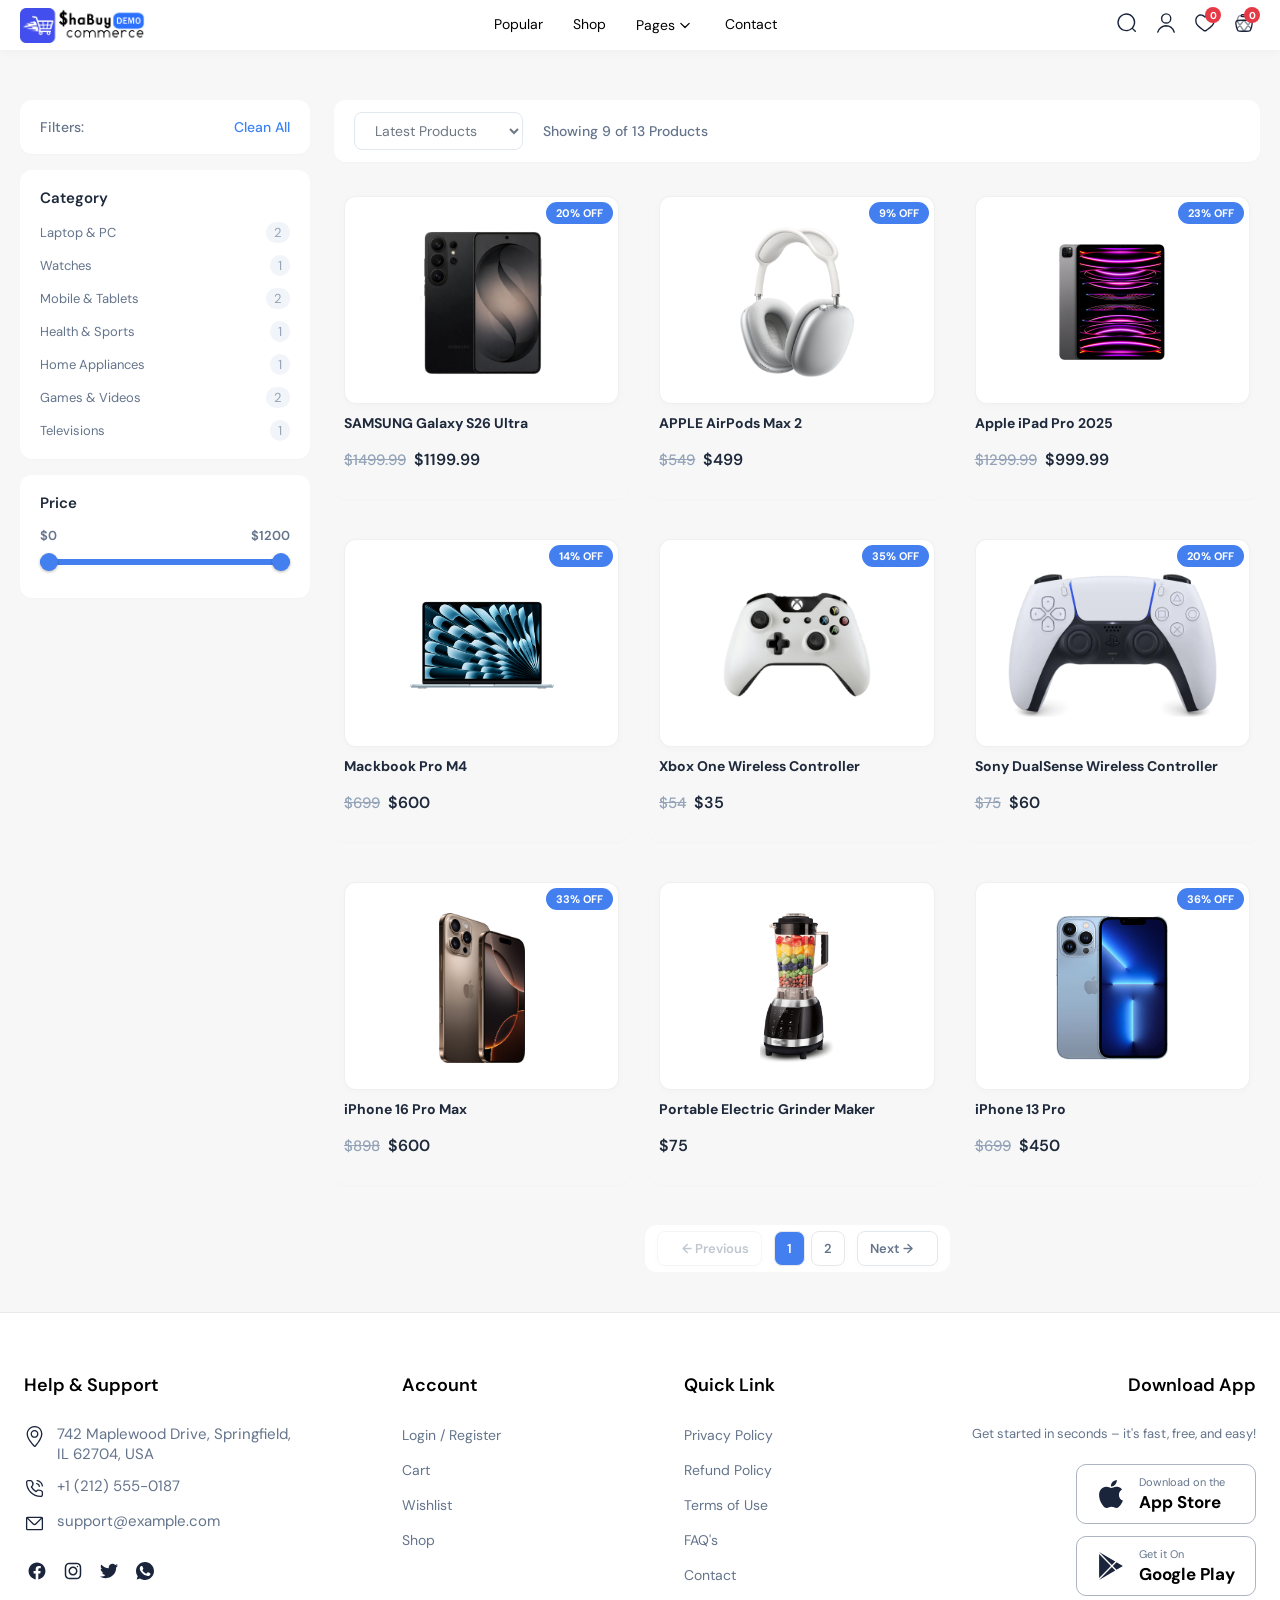
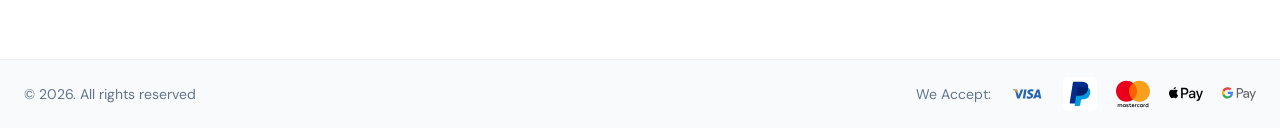
<file: Shop/shop.html>
<!DOCTYPE html>
<html lang="en">
<head>
    <meta charset="UTF-8">
    <meta name="viewport" content="width=device-width, initial-scale=1.0">
    <title>Shop With Sidebar Page | $haBuy Store</title>
    <link rel="stylesheet" href="css/styles.css">
    <link rel="icon" href="img/logo.png" type="image/png">
    <script src="js/shop.js" defer></script>
    <script src="js/cart.js" defer></script>
    <script src="js/wishlist.js" defer></script>

    <style>
        .shop-container{
            max-width: 1370px;
            width: 100%;
            min-height: 800px;
            margin: 100px auto 40px;
            padding: 0 20px;
            box-sizing: border-box;
            display: flex;
            gap: 24px;
        }
        .sidebar{
            width: 290px;
            flex-shrink: 0;
            display: flex;
            flex-direction: column;
            gap: 16px;
        }
        .sidebar-card{
            background-color: #ffffff;
            border-radius: 12px;
            padding: 18px 20px;
            box-shadow: 0 1px 3px rgba(0, 0, 0, 0.02);
        }
        .filter-clean-header{
            display: flex;
            justify-content: space-between;
            align-items: center;
        }
        .filter-title{
            font-size: 14px;
            color: #64748b;
            font-weight: 500;
        }
        .clean-btn{
            background: none;
            border: none;
            color: #3b82f6;
            font-size: 14px;
            font-weight: 500;
            cursor: pointer;
        }
        .filter-header{
            display: flex;
            justify-content: space-between;
            align-items: center;
            font-size: 15px;
            font-weight: 600;
            color: #1e293b;
            margin-bottom: 14px;
        }
        .filter-header i{
            font-size: 14px;
            color: #94a3b8;
        }
        .category-list{
            list-style: none;
            display: flex;
            flex-direction: column;
            gap: 12px;
        }
        .category-list li{
            display: flex;
            justify-content: space-between;
            align-items: center;
            font-size: 13px;
            color: #64748b;
            cursor: pointer;
            transition: color 0.2s;
        }
        .category-list li:hover{
            color: #3b82f6;
        }
        .category-list li.active{
            color: #437fee;
            font-weight: 700;
        }
        .category-list li.active .badge-count{
            background-color: #437fee;
            color: #ffffff;
        }
        .badge-count{
            background-color: #f1f5f9;
            color: #94a3b8;
            font-size: 13px;
            padding: 2px 8px;
            border-radius: 10px;
        }
        .price-labels{
            display: flex;
            justify-content: space-between;
            font-size: 13px;
            color: #64748b;
            font-weight: 600;
            margin-bottom: 12px;
        }
        .range-slider{
            position: relative;
            height: 6px;
            background-color: #e2e8f0;
            border-radius: 3px;
            margin: 15px 0;
        }
        .range-slider .track{
            position: absolute;
            height: 100%;
            background-color: #437fee;
            border-radius: 3px;
            z-index: 1;
        }
        .range-slider input[type="range"]{
            position: absolute;
            width: 100%;
            height: 6px;
            top: 0;
            left: 0;
            background: none;
            pointer-events: none;
            -webkit-appearance: none;
            appearance: none;
            z-index: 2;
        }
        .range-slider input[type="range"]::-webkit-slider-thumb{
            height: 18px;
            width: 18px;
            border-radius: 50%;
            background: #437fee;
            pointer-events: auto;
            -webkit-appearance: none;
            cursor: pointer;
            box-shadow: 0 1px 3px rgba(0,0,0,0.3);
        }
        .range-slider input[type="range"]::-moz-range-thumb{
            height: 18px;
            width: 18px;
            border-radius: 50%;
            background: #437fee;
            pointer-events: auto;
            cursor: pointer;
            box-shadow: 0 1px 3px rgba(0,0,0,0.3);
            border: none;
        }
        .products-area{
            flex-grow: 1;
        }
        .top-bar{
            background-color: #ffffff;
            border-radius: 12px;
            padding: 12px 20px;
            display: flex;
            gap: 20px;
            align-items: center;
            margin-bottom: 24px;
            box-shadow: 0 1px 3px rgba(0, 0, 0, 0.02);
        }
        .select-wrapper{
            position: relative;
            display: flex;
            align-items: center;
        }
        .select-wrapper select{  
            border: 1px solid #e2e8f0;
            border-radius: 8px;
            padding: 8px 16px;
            font-size: 14px;
            color: #6e7883;
            background-color: #ffffff;
            cursor: pointer;
            outline: none;
        }
        .select-wrapper i{
            position: absolute;
            right: 12px;
            font-size: 13px;
            color: #94a3b8;
            pointer-events: none;
        }
        .products-count{
            font-size: 14px;
            color: #64748b;
            font-weight: 500;
        }
        .products-grid{
            display: grid;
            grid-template-columns: repeat(3, minmax(0, 1fr));
            gap: 20px;
            margin-bottom: 30px;
        }
        .product-image-backgroundS{
            background-color: #ffffff;
            border-radius: 12px;
            box-shadow: 0 2px 10px rgba(0, 0, 0, 0.02);
            padding-top: 30px;
            padding-bottom: 10px;
            margin-bottom: 10px;
            border: 1px solid rgba(167, 167, 167, 0.171);
        }
        .product-card{
            border-radius: 12px;
            padding: 10px 10px 29px 10px;
            position: relative;
            display: flex;
            flex-direction: column;
            justify-content: space-between;
            box-shadow: 0 1px 3px rgba(0, 0, 0, 0.02);
            transition: transform 0.2s ease, box-shadow 0.2s ease;
        }
        .product-card:hover{
            transform: translateY(-2px);
            box-shadow: 0 10px 20px rgba(0, 0, 0, 0.04);
        }
        .badge{
            position: absolute;
            top: 16px;
            right: 16px;
            padding: 4px 10px;
            border-radius: 12px;
            font-size: 11px;
            font-weight: 700;
            z-index: 2;
        }
        .badge.out-of-stock{
            background-color: #ef4444;
            color: #ffffff;
        }
        .badge.discount{
            background-color: #437fee;
            color: #ffffff;
        }
        .product-link{
            text-decoration: none;
            color: inherit;
        }
        .product-img{
            height: 150px;
            display: flex;
            align-items: center;
            justify-content: center;
            margin-bottom: 16px;
        }
        .product-img img{
            max-height: 100%;
            max-width: 100%;
            object-fit: contain;
        }
        .product-title{
            font-size: 14px;
            font-weight: 700;
            color: #1e293b;
            margin-bottom: 12px;
            white-space: nowrap;
            overflow: hidden;
            text-overflow: ellipsis;
            max-width: 305px;
            white-space: normal;
            word-break: break-word;
        }
        .product-price{
            display: flex;
            gap: 8px;
            align-items: center;
            font-size: 13px;
        }
        .old-price{
            text-decoration: line-through;
            color: #94a3b8;
        }
        .current-price{
            font-weight: 600;
            color: #1e293b;
        }

        .pagination-wrapper{
            display: flex;
            justify-content: center;
            align-items: center;
            gap: 12px;
            background-color: #ffffff;
            padding: 6px 12px;
            border-radius: 12px;
            width: fit-content;
            margin: 0 auto;
        }
        .page-numbers{
            display: flex;
            gap: 6px;
        }
        .nav-btn, .page-btn{
            background-color: transparent;
            color: #64748b;
            padding: 8px 12px;
            border-radius: 8px;
            font-size: 13px;
            font-weight: 600;
            cursor: pointer;
            display: flex;
            align-items: center;
            gap: 12px;
            box-shadow: 0 2px 6px rgba(0, 0, 0, 0.02);
        }
        .page-btn.active{
            background-color: #437fee;
            color: #ffffff;
        }
        .nav-btn:disabled{
            opacity: 0.4;
            cursor: not-allowed;
        }

        @media (max-width: 992px) {
            .shop-container {
                flex-direction: column;
                margin-top: 80px;
            }

            .sidebar {
                width: 100%;
            }

            .products-grid {
                grid-template-columns: repeat(2, minmax(0, 1fr));
                gap: 16px;
            }
        }

        @media (max-width: 640px) {
            .shop-container {
                padding: 0 14px;
            }

            .catalog-header {
                flex-direction: column;
                align-items: flex-start;
                gap: 12px;
            }

            .select-wrapper {
                width: 100%;
            }

            .select-wrapper select {
                width: 100%;
            }

            .products-grid {
                grid-template-columns: repeat(2, minmax(0, 1fr));
                gap: 12px;
            }

            .product-card {
                padding: 8px 8px 20px 8px;
            }

            .product-img {
                height: 120px;
            }

            .product-title {
                font-size: 13px;
                margin-bottom: 8px;
            }

            .pagination-wrapper {
                gap: 6px;
                padding: 4px 8px;
            }

            .nav-btn, .page-btn {
                padding: 6px 10px;
                font-size: 12px;
            }
        }

        @media (max-width: 440px) {
            .products-grid {
                grid-template-columns: 1fr;
            }

            .product-img {
                height: 180px;
            }
        }
    </style>
</head>
<body>
    <div class="backgroundP">
        <header class="site-header">
            <div class="container">
            <div class="logo-container">
                <a href="#">
                    <img src="img/icon.png" alt="icon" class="logo" onclick="window.location.href='index.html';">
                </a>
            </div>

            <nav class="main-nav">
                <ul class="main-ul">
                    <li><a href="popular.html">Popular</a></li>
                    <li><a href="shop.html">Shop</a></li>
                    <li class="dropdown">
                        <a href="#" class="dropdown-link">Pages<img src="img/icons/arr-down.svg" alt="" class="menu-arrow"></a>
                        <ul class="dropdown-menu">
                            <li><a href="cart.html">Cart</a></li>
                            <li><a href="wishlist.html">Wishlist</a></li>
                            <li><a href="404.html">Error</a></li>
                            <li><a href="mailsuccess.html">Mail Success</a></li>
                            <li><a href="privacypolicy.html">Privacy Policy</a></li>
                            <li><a href="terms.html">Terms & Conditions</a></li>
                        </ul>
                    </li>
                    <li><a href="contact.html">Contact</a></li>
                </ul>
            </nav>

            <div class="header-actions">
                <button class="action-btn">
                    <img src="img/icons/search.svg" alt="search">
                </button>

                <button class="action-btn">
                    <img src="img/icons/user.svg" alt="user">
                </button>

                <button class="action-btn badge-wrapper">
                    <img src="img/icons/favorite.svg" alt="favorites">
                    <span class="counter-badge">0</span>
                </button>

                <button class="action-btn badge-wrapper" id="cart-icon-btn">
                    <img src="img/icons/cart.svg" alt="cart">
                    <span class="counter-badge" id="cart-badge">0</span>
                </button>
            </div>
        </header>

    <div class="shop-container">
        <aside class="sidebar">
            <div class="sidebar-card filter-clean-header">
                <span class="filter-title">Filters:</span>
                <button class="clean-btn" id="clean-filters-btn">Clean All</button>
            </div>

            <div class="sidebar-card">
                <div class="filter-header">
                    <span>Category</span>
                    <i class="fa-solid fa-chevron-up"></i>
                </div>
                <ul class="category-list" id="category-filter-list">
                    <li data-category="computers-laptops"><span>Laptop & PC</span> <span class="badge-count">2</span></li>
                    <li data-category="smartwatches"><span>Watches</span> <span class="badge-count">1</span></li>
                    <li data-category="mobiles-tablets"><span>Mobile & Tablets</span> <span class="badge-count">2</span></li>
                    <li data-category="sports-fitness"><span>Health & Sports</span> <span class="badge-count">1</span></li>
                    <li data-category="home-appliances"><span>Home Appliances</span> <span class="badge-count">1</span></li>
                    <li data-category="games-videos"><span>Games & Videos</span> <span class="badge-count">2</span></li>
                    <li data-category="audio-video"><span>Televisions</span> <span class="badge-count">1</span></li>
                </ul>
            </div>

            <div class="sidebar-card">
                <div class="filter-header">
                    <span>Price</span>
                    <i class="fa-solid fa-chevron-up"></i>
                </div>
                <div class="price-labels">
                    <span id="price-min-label">$0</span>
                    <span id="price-max-label">$999</span>
                </div>
                <div class="range-slider">
                    <div class="track" id="slider-track"></div>
                    <input type="range" id="range-min" min="0" max="999" value="0" step="10">
                    <input type="range" id="range-max" min="0" max="999" value="999" step="10">
                </div>
            </div>
        </aside>

        <main class="products-area">
            <div class="top-bar">
                <div class="select-wrapper">
                    <select id="sort-select">
                        <option value="default">Latest Products</option>
                        <option value="price-low">Price: Low to High</option>
                        <option value="price-high">Price: High to Low</option>
                    </select>
                    <i class="fa-solid fa-chevron-down"></i>
                </div>

                <span class="products-count" id="products-count">Showing 0 of 0 Products</span>
            </div>

            <div class="products-grid" id="products-gridP"></div>

            <div class="pagination-wrapper">
                <button class="nav-btn" id="prev-btn" disabled>
                    <i class="fa-solid fa-arrow-left"></i> &larr; Previous
                </button>
                <div id="page-numbers" class="page-numbers"></div>
                <button class="nav-btn" id="next-btn">
                    Next &rarr;<i class="fa-solid fa-arrow-right"></i>
                </button>
            </div>
        </main>
    </div>
    </div>



    <div class="footer-divider"></div>

    <footer class="site-footer">
        <div class="footer-main">
            <div class="footer-col">
                <h3 class="col-title">Help & Support</h3>
                <ul class="contact-list">
                    <li>
                        <img src="img/icons/location.svg" alt="location" class="contact-icon">
                        <span>742 Maplewood Drive, Springfield, IL 62704, USA</span>
                    </li>
                    <li>
                        <img src="img/icons/phone.svg" alt="phone" class="contact-icon">
                        <span>+1 (212) 555-0187</span>
                    </li>
                    <li>
                        <img src="img/icons/mail.svg" alt="email" class="contact-icon">
                        <span>support@example.com</span>
                    </li>
                </ul>

                <div class="social-links">
                    <a href="#" class="social-btn"><img src="img/icons/facebook.svg" alt="facebook"></a>
                    <a href="#" class="social-btn"><img src="img/icons/instagram.svg" alt="instagram"></a>
                    <a href="#" class="social-btn"><img src="img/icons/twitter.svg" alt="twitter"></a>
                    <a href="#" class="social-btn"><img src="img/icons/whatsapp.svg" alt="whatsapp"></a>
                </div>
            </div>

            <div class="footer-col">
                <h3 class="col-title">Account</h3>
                <ul class="footer-links">
                    <li><a href="#">Login / Register</a></li>
                    <li><a href="cart.html">Cart</a></li>
                    <li><a href="wishlist.html">Wishlist</a></li>
                    <li><a href="shop.html">Shop</a></li>
                </ul>
            </div>

            <div class="footer-col">
                <h3 class="col-title">Quick Link</h3>
                <ul class="footer-links">
                    <li><a href="privacypolicy.html">Privacy Policy</a></li>
                    <li><a href="terms.html">Refund Policy</a></li>
                    <li><a href="terms.html">Terms of Use</a></li>
                    <li><a href="#">FAQ's</a></li>
                    <li><a href="contact.html">Contact</a></li>
                </ul>
            </div>

            <div class="footer-col">
                <h3 class="col-title">Download App</h3>
                <p class="app-desc">Get started in seconds – it's fast, free, and easy!</p>

                <div class="app-buttons">
                    <a href="#" class="app-btn">
                        <img src="img/icons/apple.svg" alt="App Store" class="app-icon">
                        <div>
                            <small>Download on the</small>
                            <strong>App Store</strong>
                        </div>
                    </a>

                    <a href="#" class="app-btn">
                        <img src="img/icons/google-play.svg" alt="Google Play" class="app-icon">
                        <div>
                            <small>Get it On</small>
                            <strong>Google Play</strong>
                        </div>
                    </a>
                </div>
            </div>
        </div>

        <div class="footer-bottom">
            <div class="footer-bottom-content">
                <p>© 2026. All rights reserved</p>
                <div class="payment-methods">
                    <span>We Accept:</span>
                    <img src="img/icons/visa.svg" alt="visa">
                    <img src="img/icons/paypal.svg" alt="paypal">
                    <img src="img/icons/mastercard.svg" alt="mastercard">
                    <img src="img/icons/apple-pay.svg" alt="apple pay">
                    <img src="img/icons/google-pay.svg" alt="google pay">
                </div>
            </div>
        </div>
    </footer>

    <div id="cart-modal" class="cart-modal-overlay">
        <div class="cart-modal-content">
            <div class="cart-header">
                <h2>Cart View</h2>
                <button id="close-cart-btn" class="close-btn">&times;</button>
            </div>
            
            <ul id="cart-items-list" class="cart-items-list">
            </ul>
            
            <div class="cart-footer">
                <div class="cart-total">
                    <span>Subtotal:</span>
                    <strong id="cart-total-price">$0</strong>
                </div>
                <div class="cart-actions-btns">
                    <a href="cart.html" class="btn-view-cart">View Cart</a>
                    <a href="checkout.html" class="btn-checkout">Checkout</a>
                </div>
            </div>
        </div>
    </div> 
</body>
</html>
</file>
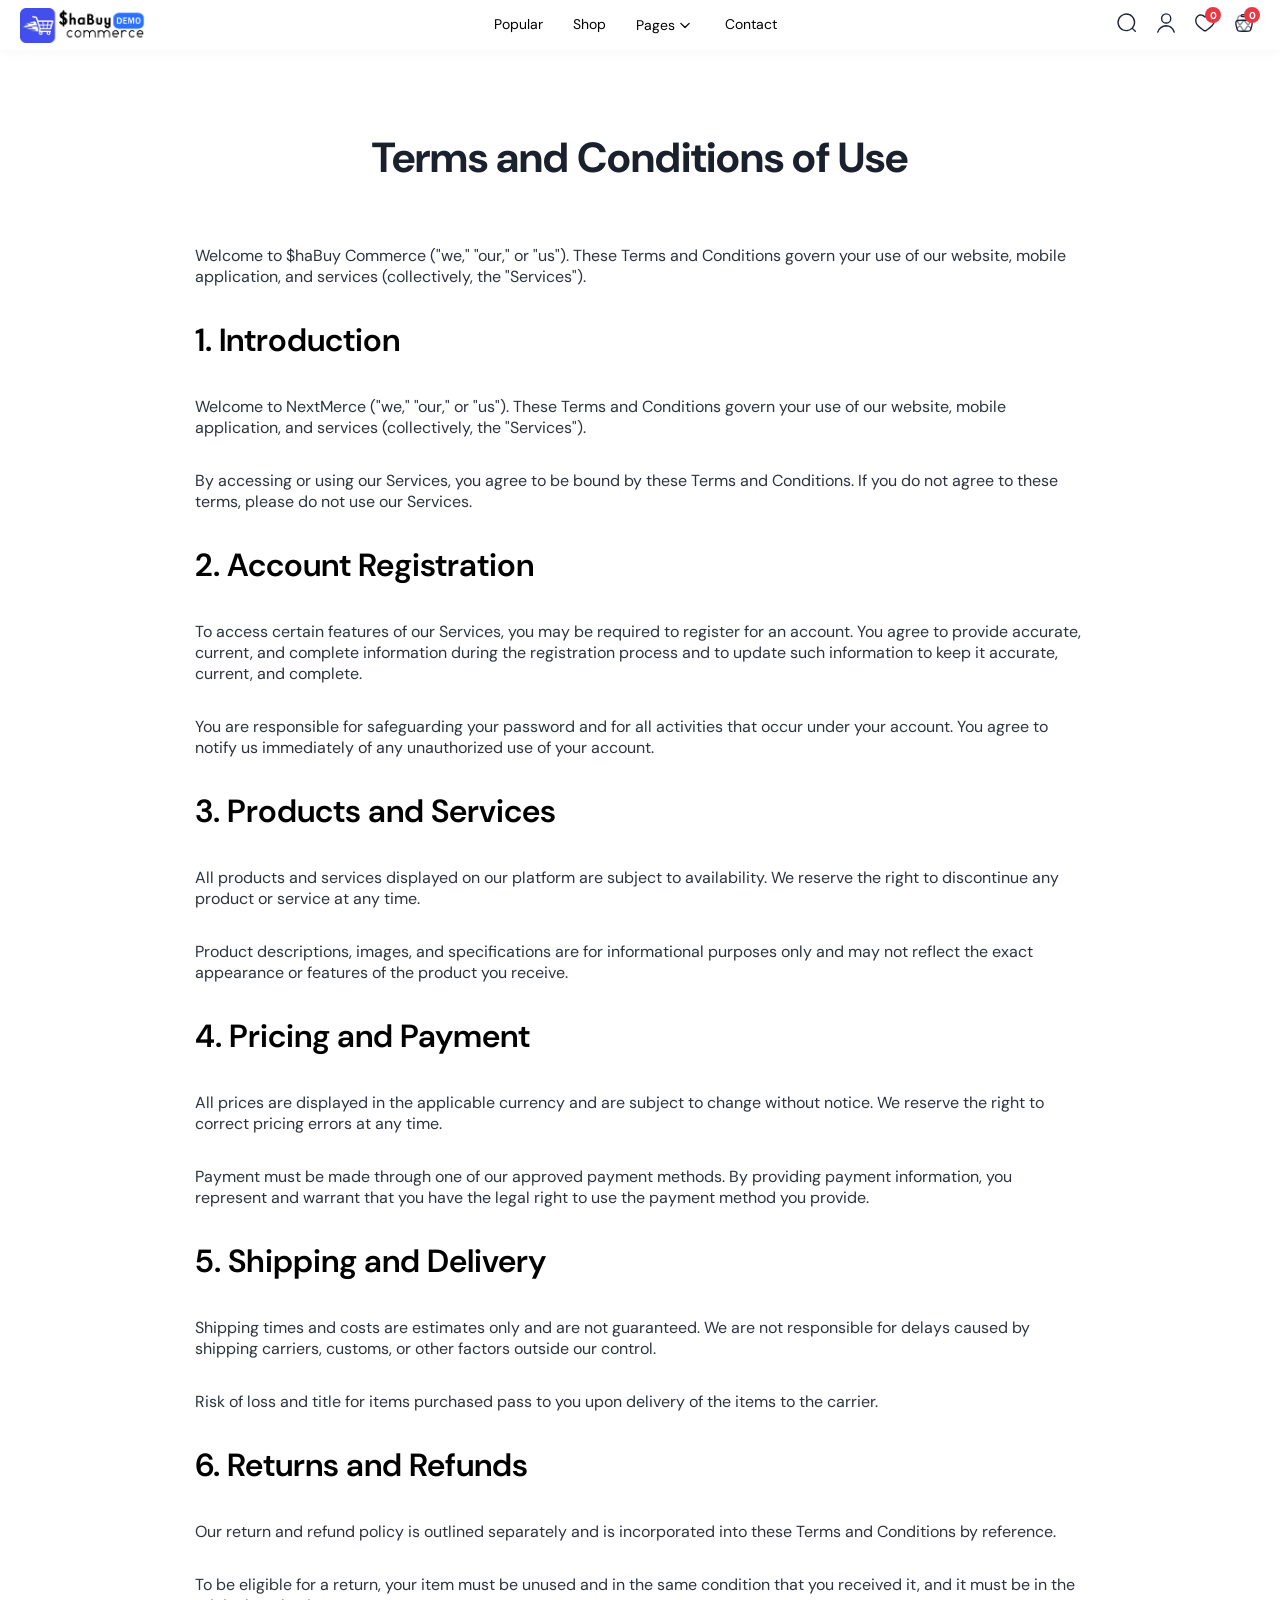
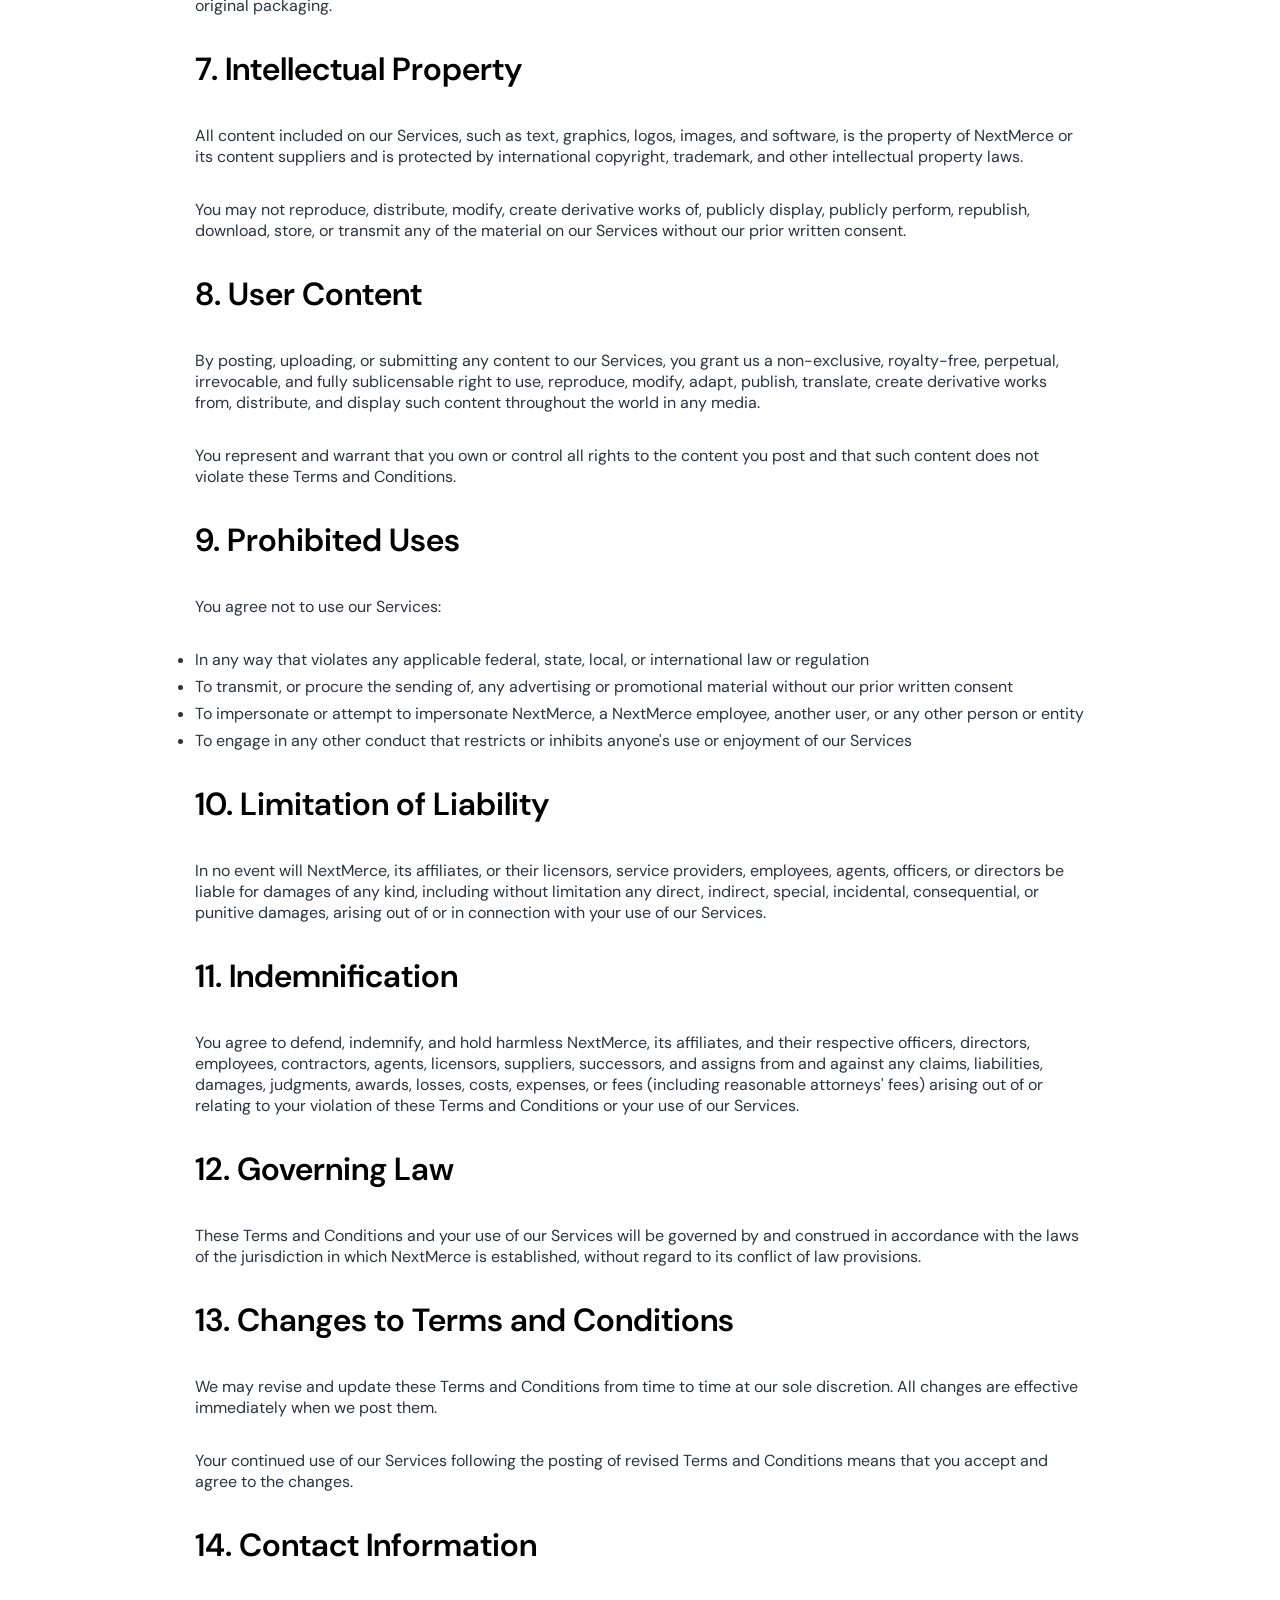
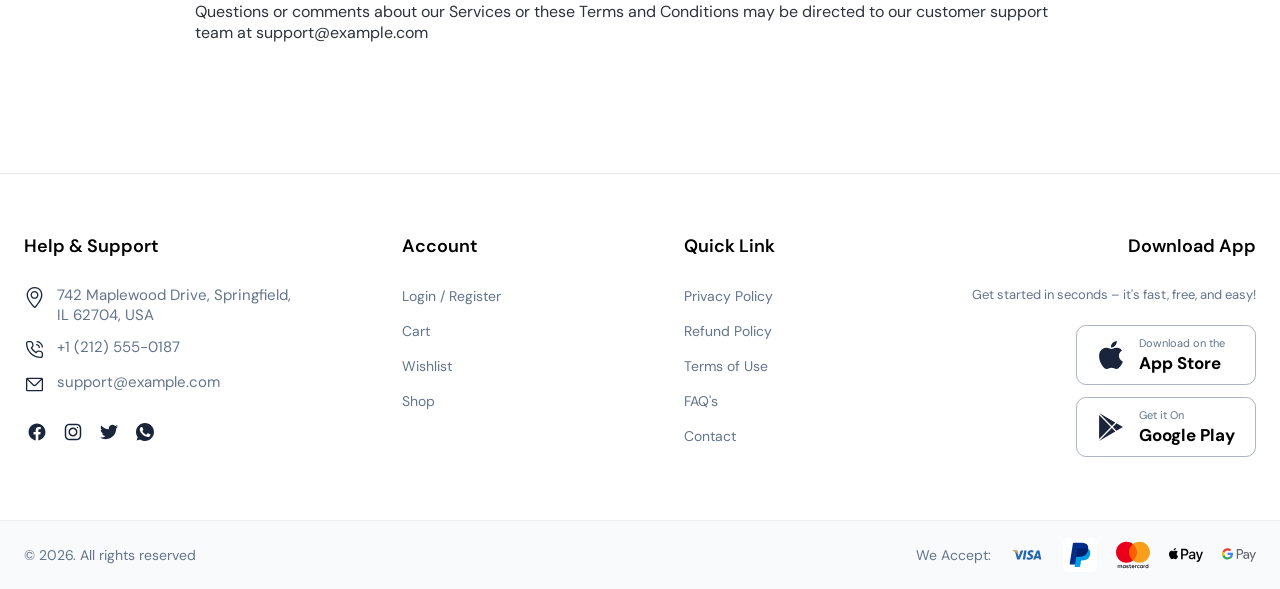
<file: Shop/terms.html>
<!DOCTYPE html>
<html lang="en">
<head>
    <meta charset="UTF-8">
    <meta name="viewport" content="width=device-width, initial-scale=1.0">
    <title>Terms and Conditions | $haBuy Store</title>
    <link rel="stylesheet" href="css/styles.css">
    <link rel="icon" href="img/logo.png" type="image/png">
    <style>
        .privacy-container{
            max-width: 890px;
            margin: 130px auto;
        }
        .privacy-container h1{
            font-size: 42px;
            color: #1a202c;
            text-align: center;
            margin-bottom: 60px;
            font-weight: 700;
        }
        .privacy-container section{
            margin-bottom: 32px;
        }
        .privacy-container h2{
            font-size: 32px;
            color: black;
            margin-bottom: 35px;
            font-weight: 600;
        }
        .privacy-container p{
            margin-bottom: 32px;
            font-size: 16px;
            color: #1a202cea;
        }
        .privacy-container ol{
            padding-left: 45px;
            margin-bottom: 12px;
        }
        .privacy-container li{
            font-size: 16px;
            color: #1a202cea;
            margin-bottom: 6px;
        }
        .privacy-container a{
            color: #4a5568;
            text-decoration: underline;
        }
        .privacy-container a:hover{
            color: #1a202c;
        }
    </style>
    <script src="js/cart.js" defer></script>
    <script src="js/wishlist.js" defer></script>
</head>
<body>
    <header class="site-header">
        <div class="container">
        <div class="logo-container">
            <a href="#">
                <img src="img/icon.png" alt="icon" class="logo" onclick="window.location.href='index.html';">
            </a>
        </div>

        <nav class="main-nav">
            <ul class="main-ul">
                <li><a href="popular.html">Popular</a></li>
                <li><a href="shop.html">Shop</a></li>
                <li class="dropdown">
                    <a href="#" class="dropdown-link">Pages<img src="img/icons/arr-down.svg" alt="" class="menu-arrow"></a>
                    <ul class="dropdown-menu">
                        <li><a href="cart.html">Cart</a></li>
                        <li><a href="wishlist.html">Wishlist</a></li>
                        <li><a href="404.html">Error</a></li>
                        <li><a href="mailsuccess.html">Mail Success</a></li>
                        <li><a href="privacypolicy.html">Privacy Policy</a></li>
                        <li><a href="terms.html">Terms & Conditions</a></li>
                    </ul>
                </li>
                <li><a href="contact.html">Contact</a></li>
            </ul>
        </nav>

        <div class="header-actions">
            <button class="action-btn">
                <img src="img/icons/search.svg" alt="search">
            </button>

            <button class="action-btn">
                <img src="img/icons/user.svg" alt="user">
            </button>
            <button class="action-btn badge-wrapper">
                <img src="img/icons/favorite.svg" alt="favorites">
                <span class="counter-badge">0</span>
            </button>

            <button class="action-btn badge-wrapper" id="cart-icon-btn">
                <img src="img/icons/cart.svg" alt="cart">
                <span class="counter-badge" id="cart-badge">0</span>
            </button>
        </div>
    </header>


    <main class="privacy-container">
        <h1>Terms and Conditions of Use</h1>

        <section>
            <p>Welcome to $haBuy Commerce ("we," "our," or "us"). These Terms and Conditions govern your use of our website, mobile application, and services (collectively, the "Services").</p>
        </section>

        <section>
            <h2>1. Introduction</h2>
            <p>Welcome to NextMerce ("we," "our," or "us"). These Terms and Conditions govern your use of our website, mobile application, and services (collectively, the "Services").</p>
            <p>By accessing or using our Services, you agree to be bound by these Terms and Conditions. If you do not agree to these terms, please do not use our Services.</p>
        </section>

        <section>
            <h2>2. Account Registration</h2>
            <p>To access certain features of our Services, you may be required to register for an account. You agree to provide accurate, current, and complete information during the registration process and to update such information to keep it accurate, current, and complete.</p>
            <p>You are responsible for safeguarding your password and for all activities that occur under your account. You agree to notify us immediately of any unauthorized use of your account.</p>
        </section>

        <section>
            <h2>3. Products and Services</h2>
            <p>All products and services displayed on our platform are subject to availability. We reserve the right to discontinue any product or service at any time.</p>
            <p>Product descriptions, images, and specifications are for informational purposes only and may not reflect the exact appearance or features of the product you receive.</p>
        </section>

        <section>
            <h2>4. Pricing and Payment</h2>
            <p>All prices are displayed in the applicable currency and are subject to change without notice. We reserve the right to correct pricing errors at any time.</p>
            <p>Payment must be made through one of our approved payment methods. By providing payment information, you represent and warrant that you have the legal right to use the payment method you provide.</p>
        </section>

        <section>
            <h2>5. Shipping and Delivery</h2>
            <p>Shipping times and costs are estimates only and are not guaranteed. We are not responsible for delays caused by shipping carriers, customs, or other factors outside our control.</p>
            <p>Risk of loss and title for items purchased pass to you upon delivery of the items to the carrier.</p>
        </section>

        <section>
            <h2>6. Returns and Refunds</h2>
            <p>Our return and refund policy is outlined separately and is incorporated into these Terms and Conditions by reference.</p>
            <p>To be eligible for a return, your item must be unused and in the same condition that you received it, and it must be in the original packaging.</p>
        </section>

        <section>
            <h2>7. Intellectual Property</h2>
            <p>All content included on our Services, such as text, graphics, logos, images, and software, is the property of NextMerce or its content suppliers and is protected by international copyright, trademark, and other intellectual property laws.</p>
            <p>You may not reproduce, distribute, modify, create derivative works of, publicly display, publicly perform, republish, download, store, or transmit any of the material on our Services without our prior written consent.</p>
        </section>

        <section>
            <h2>8. User Content</h2>
            <p>By posting, uploading, or submitting any content to our Services, you grant us a non-exclusive, royalty-free, perpetual, irrevocable, and fully sublicensable right to use, reproduce, modify, adapt, publish, translate, create derivative works from, distribute, and display such content throughout the world in any media.</p>
            <p>You represent and warrant that you own or control all rights to the content you post and that such content does not violate these Terms and Conditions.</p>
        </section>

        <section>
            <h2>9. Prohibited Uses</h2>
            <p>You agree not to use our Services:</p>
            <ul>
                <li>In any way that violates any applicable federal, state, local, or international law or regulation</li>
                <li>To transmit, or procure the sending of, any advertising or promotional material without our prior written consent</li>
                <li>To impersonate or attempt to impersonate NextMerce, a NextMerce employee, another user, or any other person or entity</li>
                <li>To engage in any other conduct that restricts or inhibits anyone's use or enjoyment of our Services</li>
            </ul>
        </section>

        <section>
            <h2>10. Limitation of Liability</h2>
            <p>In no event will NextMerce, its affiliates, or their licensors, service providers, employees, agents, officers, or directors be liable for damages of any kind, including without limitation any direct, indirect, special, incidental, consequential, or punitive damages, arising out of or in connection with your use of our Services.</p>
        </section>

        <section>
            <h2>11. Indemnification</h2>
            <p>You agree to defend, indemnify, and hold harmless NextMerce, its affiliates, and their respective officers, directors, employees, contractors, agents, licensors, suppliers, successors, and assigns from and against any claims, liabilities, damages, judgments, awards, losses, costs, expenses, or fees (including reasonable attorneys' fees) arising out of or relating to your violation of these Terms and Conditions or your use of our Services.</p>
        </section>

        <section>
            <h2>12. Governing Law</h2>
            <p>These Terms and Conditions and your use of our Services will be governed by and construed in accordance with the laws of the jurisdiction in which NextMerce is established, without regard to its conflict of law provisions.</p>
        </section>

        <section>
            <h2>13. Changes to Terms and Conditions</h2>
            <p>We may revise and update these Terms and Conditions from time to time at our sole discretion. All changes are effective immediately when we post them.</p>
            <p>Your continued use of our Services following the posting of revised Terms and Conditions means that you accept and agree to the changes.</p>
        </section>

        <section>
            <h2>14. Contact Information</h2>
            <p>Questions or comments about our Services or these Terms and Conditions may be directed to our customer support team at support@example.com</p>
        </section>
    </main>


    <div class="footer-divider"></div>

    <footer class="site-footer">
        <div class="footer-main">
            <div class="footer-col">
                <h3 class="col-title">Help & Support</h3>
                <ul class="contact-list">
                    <li>
                        <img src="img/icons/location.svg" alt="location" class="contact-icon">
                        <span>742 Maplewood Drive, Springfield, IL 62704, USA</span>
                    </li>
                    <li>
                        <img src="img/icons/phone.svg" alt="phone" class="contact-icon">
                        <span>+1 (212) 555-0187</span>
                    </li>
                    <li>
                        <img src="img/icons/mail.svg" alt="email" class="contact-icon">
                        <span>support@example.com</span>
                    </li>
                </ul>

                <div class="social-links">
                    <a href="#" class="social-btn"><img src="img/icons/facebook.svg" alt="facebook"></a>
                    <a href="#" class="social-btn"><img src="img/icons/instagram.svg" alt="instagram"></a>
                    <a href="#" class="social-btn"><img src="img/icons/twitter.svg" alt="twitter"></a>
                    <a href="#" class="social-btn"><img src="img/icons/whatsapp.svg" alt="whatsapp"></a>
                </div>
            </div>

            <div class="footer-col">
                <h3 class="col-title">Account</h3>
                <ul class="footer-links">
                    <li><a href="#">Login / Register</a></li>
                    <li><a href="cart.html">Cart</a></li>
                    <li><a href="wishlist.html">Wishlist</a></li>
                    <li><a href="shop.html">Shop</a></li>
                </ul>
            </div>

            <div class="footer-col">
                <h3 class="col-title">Quick Link</h3>
                <ul class="footer-links">
                    <li><a href="privacypolicy.html">Privacy Policy</a></li>
                    <li><a href="terms.html">Refund Policy</a></li>
                    <li><a href="terms.html">Terms of Use</a></li>
                    <li><a href="#">FAQ's</a></li>
                    <li><a href="contact.html">Contact</a></li>
                </ul>
            </div>

            <div class="footer-col">
                <h3 class="col-title">Download App</h3>
                <p class="app-desc">Get started in seconds – it's fast, free, and easy!</p>

                <div class="app-buttons">
                    <a href="#" class="app-btn">
                        <img src="img/icons/apple.svg" alt="App Store" class="app-icon">
                        <div>
                            <small>Download on the</small>
                            <strong>App Store</strong>
                        </div>
                    </a>

                    <a href="#" class="app-btn">
                        <img src="img/icons/google-play.svg" alt="Google Play" class="app-icon">
                        <div>
                            <small>Get it On</small>
                            <strong>Google Play</strong>
                        </div>
                    </a>
                </div>
            </div>
        </div>

        <div class="footer-bottom">
            <div class="footer-bottom-content">
                <p>© 2026. All rights reserved</p>
                <div class="payment-methods">
                    <span>We Accept:</span>
                    <img src="img/icons/visa.svg" alt="visa">
                    <img src="img/icons/paypal.svg" alt="paypal">
                    <img src="img/icons/mastercard.svg" alt="mastercard">
                    <img src="img/icons/apple-pay.svg" alt="apple pay">
                    <img src="img/icons/google-pay.svg" alt="google pay">
                </div>
            </div>
        </div>
    </footer>


    <div id="cart-modal" class="cart-modal-overlay">
        <div class="cart-modal-content">
            <div class="cart-header">
                <h2>Cart View</h2>
                <button id="close-cart-btn" class="close-btn">&times;</button>
            </div>
            
            <ul id="cart-items-list" class="cart-items-list">
            </ul>
            
            <div class="cart-footer">
                <div class="cart-total">
                    <span>Subtotal:</span>
                    <strong id="cart-total-price">$0</strong>
                </div>
                <div class="cart-actions-btns">
                    <a href="cart.html" class="btn-view-cart">View Cart</a>
                    <a href="checkout.html" class="btn-checkout">Checkout</a>
                </div>
            </div>
        </div>
    </div> 
</body>
</html>
</file>
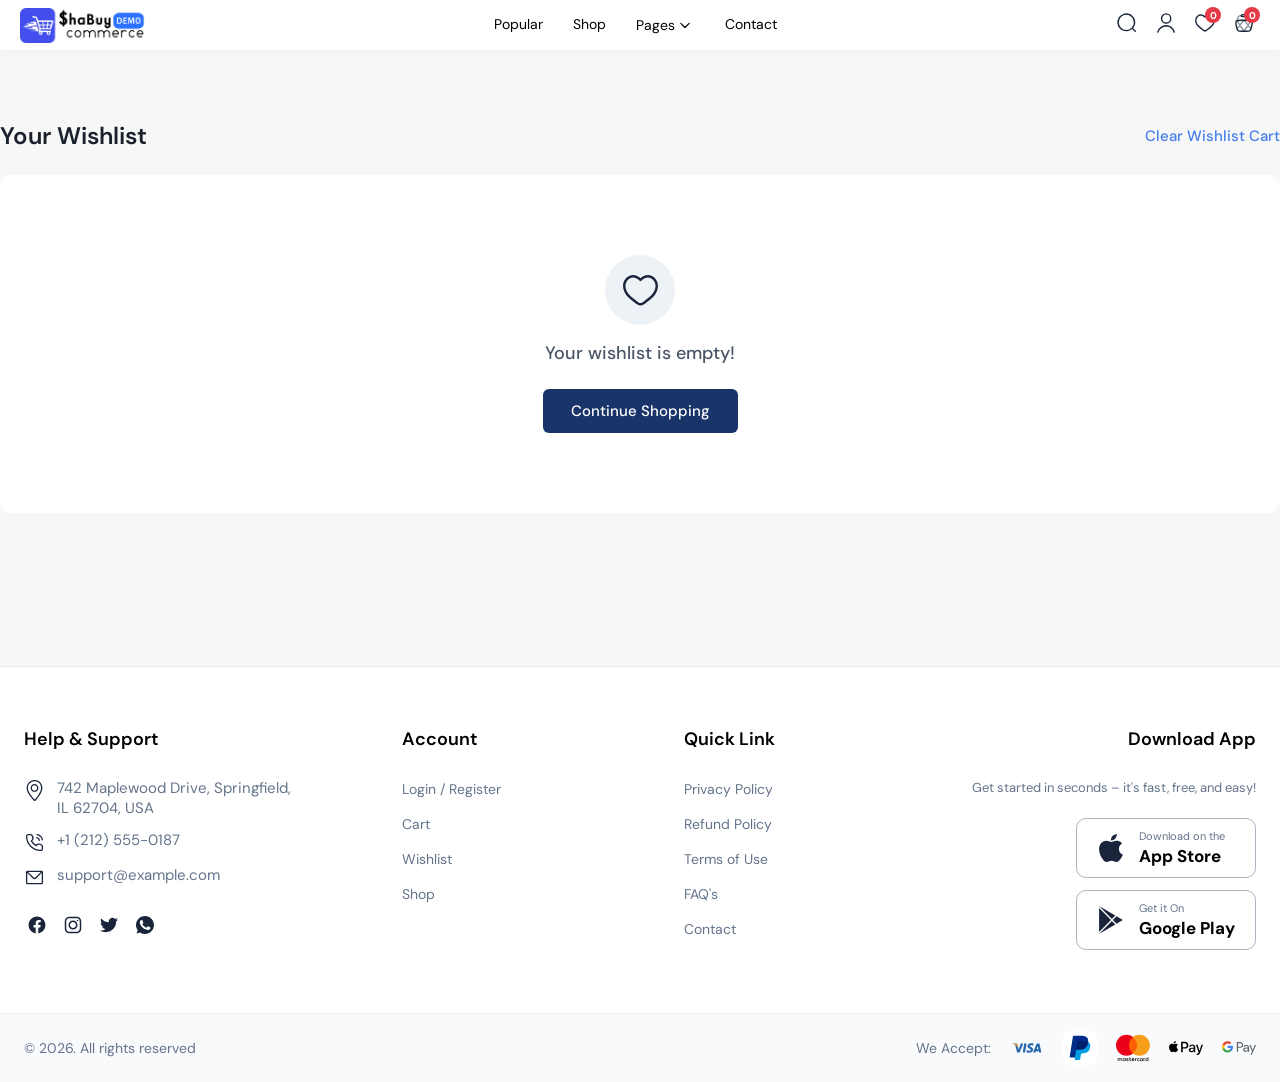
<file: Shop/wishlist.html>
<!DOCTYPE html>
<html lang="ru">
<head>
    <meta charset="UTF-8">
    <meta name="viewport" content="width=device-width, initial-scale=1.0">
    <title>Wishlist | $haBuy Store</title>
    <link rel="stylesheet" href="css/styles.css">
    <link rel="icon" href="img/logo.png" type="image/png">
    <script src="js/wishlist.js" defer></script>
    <script src="js/cart.js" defer></script>
    <style>
        .wishlist-page-section{
            max-width: 1370px;
            width: 100%;
            margin: 120px auto;
            box-sizing: border-box;
        }
        .wishlist-header-top{
            display: flex;
            justify-content: space-between;
            align-items: center;
            margin-bottom: 24px;
        }
        .wishlist-title{
            font-size: 24px;
            font-weight: 600;
            color: #1a202c;
            margin: 0;
        }
        .clear-wishlist-btn{
            background: none;
            border: none;
            color: #437fee;
            font-size: 15px;
            font-weight: 500;
            cursor: pointer;
            padding: 0;
            transition: color 0.2s ease;
        }
        .clear-wishlist-btn:hover{
            color: #2e5aaa;
        }
        .wishlist-table-card{
            background: #ffffff;
            border-radius: 12px;
            padding: 24px;
            box-shadow: 0 1px 3px rgba(0, 0, 0, 0.05);
        }
        .wishlist-table-header{
            display: grid;
            grid-template-columns: 3fr 1fr 1fr 1.5fr 0.5fr;
            padding-bottom: 16px;
            border-bottom: 1px solid #edf2f7;
            color: #4a5568;
            font-size: 14px;
            font-weight: 500;
        }
        .wishlist-row{
            display: grid;
            grid-template-columns: 3fr 1fr 1fr 1.5fr 0.5fr;
            align-items: center;
            padding: 20px 0;
            border-bottom: 1px solid #edf2f7;
            font-size: 15px;
            color: #2d3748;
        }
        .wishlist-row:last-child{
            border-bottom: none;
        }
        .wishlist-product-info{
            display: flex;
            align-items: center;
            gap: 16px;
        }
        .wishlist-product-img{
            width: 60px;
            height: 60px;
            object-fit: contain;
            border-radius: 6px;
            background-color: #f8fafc;
            padding: 4px;
        }
        .stock-badge{
            display: inline-flex;
            align-items: center;
            gap: 6px;
            color: #16a34a;
            font-weight: 500;
            font-size: 14px;
        }
        .btn-add-cart-table{
            background: #ffffff;
            border: 1px solid #e2e8f0;
            border-radius: 6px;
            padding: 8px 18px;
            font-size: 14px;
            font-weight: 500;
            color: #1a202c;
            cursor: pointer;
            transition: all 0.2s ease;
            width: fit-content;
        }
        .btn-add-cart-table:hover{
            background: #f8fafc;
            border-color: #cbd5e1;
        }
        .action-remove-btn{
            background: #ffffff;
            border: 1px solid #e2e8f0;
            border-radius: 6px;
            width: 36px;
            height: 36px;
            display: flex;
            align-items: center;
            justify-content: center;
            cursor: pointer;
            color: #a0aec0;
            transition: all 0.2s ease;
        }
        .action-remove-btn:hover{
            border-color: #e53e3e;
            color: #e53e3e;
        }
        .wishlist-empty-wrapper{
            text-align: center;
            padding: 80px 0;
            background: #ffffff;
            border-radius: 12px;
        }
        .empty-wishlist-icon{
            width: 70px;
            height: 70px;
            background: #edf2f7;
            border-radius: 50%;
            display: flex;
            align-items: center;
            justify-content: center;
            margin: 0 auto 16px;
        }
        .empty-wishlist-icon img{
            width: 39px;
            height: 39px;
        }
        .empty-wishlist-text{
            color: #4a5568;
            font-size: 18px;
            font-weight: 500;
            margin-bottom: 24px;
        }
        .continue-shopping-btn{
            background-color: #193468;
            color: #ffffff;
            padding: 12px 28px;
            border-radius: 6px;
            text-decoration: none;
            font-size: 15px;
            font-weight: 500;
            display: inline-block;
            transition: background-color 0.2s ease;
        }
        .continue-shopping-btn:hover{
            background-color: #162e5a;
        }
    </style>
</head>
<body>
    <div class="backgroundP">
        <header class="site-header">
            <div class="container">
                <div class="logo-container">
                    <a href="index.html">
                        <img src="img/icon.png" alt="icon" class="logo">
                    </a>
                </div>

                <nav class="main-nav">
                    <ul class="main-ul">
                        <li><a href="popular.html">Popular</a></li>
                        <li><a href="shop.html">Shop</a></li>
                        <li class="dropdown">
                            <a href="#" class="dropdown-link">Pages<img src="img/icons/arr-down.svg" alt="" class="menu-arrow"></a>
                            <ul class="dropdown-menu">
                                <li><a href="cart.html">Cart</a></li>
                                <li><a href="wishlist.html">Wishlist</a></li>
                                <li><a href="404.html">Error</a></li>
                                <li><a href="mailsuccess.html">Mail Success</a></li>
                                <li><a href="privacypolicy.html">Privacy Policy</a></li>
                                <li><a href="terms.html">Terms & Conditions</a></li>
                            </ul>
                        </li>
                        <li><a href="contact.html">Contact</a></li>
                    </ul>
                </nav>

                <div class="header-actions">
                    <button class="action-btn">
                        <img src="img/icons/search.svg" alt="search">
                    </button>

                    <button class="action-btn">
                        <img src="img/icons/user.svg" alt="user">
                    </button>

                    <button class="action-btn badge-wrapper" onclick="window.location.href='wishlist.html'">
                        <img src="img/icons/favorite.svg" alt="favorites">
                        <span class="counter-badge" id="wishlist-badge">0</span>
                    </button>

                    <button class="action-btn badge-wrapper" id="cart-icon-btn">
                        <img src="img/icons/cart.svg" alt="cart">
                        <span class="counter-badge" id="cart-badge">0</span>
                    </button>
                </div>
            </div>
        </header>

    <main class="wishlist-page-section">
        <div class="wishlist-header-top">
            <h1 class="wishlist-title">Your Wishlist</h1>
            <button id="clear-wishlist-btn" class="clear-wishlist-btn">Clear Wishlist Cart</button>
        </div>

        <div id="wishlist-empty-state" class="wishlist-empty-wrapper" style="display: none;">
            <div class="empty-wishlist-icon">
                <img src="img/icons/favorite.svg" alt="favorite">
            </div>
            <p class="empty-wishlist-text">Your wishlist is empty!</p>
            <a href="shop.html" class="continue-shopping-btn">Continue Shopping</a>
        </div>

        <div id="wishlist-content-card" class="wishlist-table-card">
            <div class="wishlist-table-header">
                <span>Product</span>
                <span>Unit Price</span>
                <span>Stock Status</span>
                <span>Action</span>
                <span></span>
            </div>
            <div id="wishlist-table-body" class="wishlist-table-body"></div>
        </div>
    </main>
    </div>

    <div class="footer-divider"></div>

    <footer class="site-footer">
        <div class="footer-main">
            <div class="footer-col">
                <h3 class="col-title">Help & Support</h3>
                <ul class="contact-list">
                    <li>
                        <img src="img/icons/location.svg" alt="location" class="contact-icon">
                        <span>742 Maplewood Drive, Springfield, IL 62704, USA</span>
                    </li>
                    <li>
                        <img src="img/icons/phone.svg" alt="phone" class="contact-icon">
                        <span>+1 (212) 555-0187</span>
                    </li>
                    <li>
                        <img src="img/icons/mail.svg" alt="email" class="contact-icon">
                        <span>support@example.com</span>
                    </li>
                </ul>

                <div class="social-links">
                    <a href="#" class="social-btn"><img src="img/icons/facebook.svg" alt="facebook"></a>
                    <a href="#" class="social-btn"><img src="img/icons/instagram.svg" alt="instagram"></a>
                    <a href="#" class="social-btn"><img src="img/icons/twitter.svg" alt="twitter"></a>
                    <a href="#" class="social-btn"><img src="img/icons/whatsapp.svg" alt="whatsapp"></a>
                </div>
            </div>

            <div class="footer-col">
                <h3 class="col-title">Account</h3>
                <ul class="footer-links">
                    <li><a href="#">Login / Register</a></li>
                    <li><a href="cart.html">Cart</a></li>
                    <li><a href="wishlist.html">Wishlist</a></li>
                    <li><a href="shop.html">Shop</a></li>
                </ul>
            </div>

            <div class="footer-col">
                <h3 class="col-title">Quick Link</h3>
                <ul class="footer-links">
                    <li><a href="privacypolicy.html">Privacy Policy</a></li>
                    <li><a href="terms.html">Refund Policy</a></li>
                    <li><a href="terms.html">Terms of Use</a></li>
                    <li><a href="#">FAQ's</a></li>
                    <li><a href="contact.html">Contact</a></li>
                </ul>
            </div>

            <div class="footer-col">
                <h3 class="col-title">Download App</h3>
                <p class="app-desc">Get started in seconds – it's fast, free, and easy!</p>

                <div class="app-buttons">
                    <a href="#" class="app-btn">
                        <img src="img/icons/apple.svg" alt="App Store" class="app-icon">
                        <div>
                            <small>Download on the</small>
                            <strong>App Store</strong>
                        </div>
                    </a>

                    <a href="#" class="app-btn">
                        <img src="img/icons/google-play.svg" alt="Google Play" class="app-icon">
                        <div>
                            <small>Get it On</small>
                            <strong>Google Play</strong>
                        </div>
                    </a>
                </div>
            </div>
        </div>

        <div class="footer-bottom">
            <div class="footer-bottom-content">
                <p>© 2026. All rights reserved</p>
                <div class="payment-methods">
                    <span>We Accept:</span>
                    <img src="img/icons/visa.svg" alt="visa">
                    <img src="img/icons/paypal.svg" alt="paypal">
                    <img src="img/icons/mastercard.svg" alt="mastercard">
                    <img src="img/icons/apple-pay.svg" alt="apple pay">
                    <img src="img/icons/google-pay.svg" alt="google pay">
                </div>
            </div>
        </div>
    </footer>


    <div id="cart-modal" class="cart-modal-overlay">
        <div class="cart-modal-content">
            <div class="cart-header">
                <h2>Cart View</h2>
                <button id="close-cart-btn" class="close-btn">&times;</button>
            </div>
            
            <ul id="cart-items-list" class="cart-items-list">
            </ul>
            
            <div class="cart-footer">
                <div class="cart-total">
                    <span>Subtotal:</span>
                    <strong id="cart-total-price">$0</strong>
                </div>
                <div class="cart-actions-btns">
                    <a href="cart.html" class="btn-view-cart">View Cart</a>
                    <a href="checkout.html" class="btn-checkout">Checkout</a>
                </div>
            </div>
        </div>
    </div> 
</body>
</html>
</file>
<file: Shop/css/styles.css>
@import url('https://fonts.googleapis.com/css2?family=DM+Sans:ital,opsz,wght@0,9..40,100..1000;1,9..40,100..1000&display=swap');
*{
    margin: 0;
    padding: 0;
    box-sizing: border-box;
    font-family: "DM Sans", sans-serif;
}
html, body{
    background-color: #ffffff;
    height: 100%;
    margin: 0;
}
.background{
    background-color: #F7F7F7;
    padding-bottom: 20px;
    overflow: auto;
}
.site-header{
    background-color: white;
    position: fixed;
    top: 0;
    left: 0;
    width: 100%;
    z-index: 1000;
    box-shadow: 0 2px 10px rgba(0, 0, 0, 0.03);
}
.container{
    display: flex;
    justify-content: space-between;
    align-items: center;
    height: 50px;           
    max-width: 1370px; 
    width: 100%;
    padding: 0 20px;
    box-sizing: border-box;
    margin: 0 auto;
}
.logo{
    height: 35px;
    display: block;
}
.main-ul{
    display: flex;
    list-style: none;
    gap: 10px;
}
.main-nav a{
    text-decoration: none;
    color: black;
    align-items: center;
    display: flex;   
    transition: all 0.1s ease;
    font-size: 14px;
    padding: 14px 10px;
}
.main-nav a:hover{
    color:#437fee;
}
.main-nav a:hover .menu-arrow {
    filter: invert(47%) sepia(86%) saturate(2250%) hue-rotate(209deg) brightness(101%) contrast(101%);
    transform: rotate(180deg);
}
.header-actions{
    display: flex;
    align-items: center;
    gap: 7px;
}
.action-btn{
    background: none;
    border: none;
    cursor: pointer;
    position: relative;
    padding: 5px;
    align-items: center;
    justify-content: center;
}
.action-btn img{
    width: 22px;
    height: 22px;
    transition: all 0.1s ease;
}
.action-btn img:hover{
    width: 22px;
    height: 22px;
    filter: invert(47%) sepia(86%) saturate(2250%) hue-rotate(209deg) brightness(101%) contrast(101%);
}
.badge-wrapper:hover img{
    width: 22px;
    height: 22px;
    filter: invert(47%) sepia(86%) saturate(2250%) hue-rotate(209deg) brightness(101%) contrast(101%);
}
.menu-arrow{
    width: 20px;
    height: auto;
    transition: filter 0.2s ease, transform 0.2s ease;
}
.badge-wrapper{
    position: relative;
}
.counter-badge{
    position: absolute;
    top: 0px;
    right: 0px;
    background-color: #e63946;
    color: white;
    font-size: 10px;
    font-weight: bold;
    width: 16px;
    height: 16px;
    border-radius: 50%;
    display: flex;
    justify-content: center;
    align-items: center;
    pointer-events: none;
}
.dropdown{
    position: relative;
}
.dropdown-menu{
    position: absolute;
    top: 48px;
    left: 0;
    min-width: 180px;
    background-color: white;
    box-shadow: 0px 2px 5px -1px rgba(0,0,0,0.10);
    border-radius: 8px;
    border: 1px solid rgba(168, 168, 168, 0.164);
    padding: 7px 8px;
    list-style: none;

    opacity: 0;
    visibility: hidden;
    transition: all 0.2s ease;
}
.dropdown-menu li{
    margin: 0;
}
.dropdown-menu a{
    display: block;
    color: rgba(0, 0, 0, 0.76);
    font-size: 14px;
    font-weight: 500;
    border-radius: 8px;
    padding: 7px 10px;
    transition: all 0.2s ease;
}
.dropdown-menu a:hover{
    background-color: rgba(155, 155, 155, 0.116);
    color: #437fee;
}
.dropdown:hover .dropdown-menu{
    opacity: 1;
    visibility: visible;
}
.dropdown:hover .menu-arrow{
    transform: rotate(180deg);
}





.promo-section{
    display: grid;
    grid-template-columns: 1.85fr 1fr;
    grid-template-rows: auto;
    max-width: 1300px;
    gap: 25px;
    margin: 100px auto;
}
.card-content{
    flex-grow: 1;
}
.card-large{
    grid-row: span 2; 
    align-items: center;
    padding: 0;
    overflow: hidden;
    user-select: none;
}
.slider-window{
    width: 100%;
    height: 100%;
    overflow: hidden;
}
.slider-track{
    display: flex;
    width: 100%;
    height: 100%;
    transition: transform 0.35s ease-in-out;
}
.slide{
    min-width: 100%;
    padding: 10px;
    display: flex;
    padding: 0 40px;
    box-sizing: border-box;
    justify-content: space-between;
    align-items: center;
}
.promo-card{
    background-color: white;
    border-radius: 16px;
    display: flex;
    justify-content: space-between;
    position: relative;
}
.card-content{
    flex-grow: 1;
    max-width: 350px;
}
.card-small .card-content{
    max-width: 170px;
}
.card-small{
    padding: 30px;
    align-items: flex-start;
}
.card-small .card-image img{
    max-height: 180px;
    width: auto;
    object-fit: contain;
}
.card-small .card-image{
    width: 150px;
    display: flex;
    justify-content: center;
    align-items: center;
    flex-shrink: 0;
}
.card-large .card-image img{
    max-height: 430px;
    width: auto;
    object-fit: contain;
}
.badge{
    font-size: 32px;
    margin-bottom: 13px;
    cursor: text;
}
.badge strong{
    color: #437fee;
    font-size: 58px;
    font-weight: 600;
}
.card-large h2{
    font-size: 35px;
    font-weight: 600;
    margin-bottom: 15px;
    transition: all 0.1s ease;
}
.card-large h2:hover{
    color: #437fee;
    cursor: pointer;
}
.card-small h3{
    margin-bottom: 8px;
    font-size: 21px;
    font-weight: 600;
    transition: all 0.1s ease;
}
.card-small h3:hover{
    color: #437fee;
    cursor: pointer;
}
.subtitle{
    color: #64748b;
    font-size: 14px;
    margin-bottom: 30px;
    cursor: text;
}
.card-large p{
    color: #64748b;
    font-size: 17px;
    margin-bottom: 15px;
    cursor: text;
}
.tag{
    font-size: 13px;
    color: #778496;
    display: block;
    margin: 5px 0;
}
.price-box{
    display: flex;
    align-items: center;
    gap: 10px;
}
.price-new{
    font-size: 26px;
    font-weight: 600;
}
.price-old{
    font-size: 22px;
    font-weight: 600;
    color: #64748b;
    text-decoration: line-through;
}
.btn-shop{
    color: #F7F7F7;
    background-color: #193468;
    border: none;
    border-radius: 8px;
    padding: 12px 28px;
    cursor: pointer;
    margin-top: 20px;
    font-weight: 400;
    font-size: 15px;
    transition: all 0.1s ease;
}
.btn-shop:hover{
    background-color: #2954a3;
}
.slider-dots{
    position: absolute;
    bottom: 20px;
    left: 50%;
    transform: translateX(-50%);
    display: flex;
    gap: 8px;
    z-index: 5;
}
.slider-dots span{
    width: 12px;
    height: 5px;
    background-color: #cbd5e1;
    border-radius: 3px;
    cursor: pointer;
    transition: all 0.2s ease;
}
.slider-dots span.active{
    background-color: #3b41c5;
    width: 20px;
}





.categories-section{
    max-width: 1300px;
    margin: 60px auto;
    margin-top: 50px;
}
.categories-header{
    display: flex;
    justify-content: space-between;
    align-items: center;
    margin-bottom: 30px;
}
.categories-header h2{
    font-size: 28px;
    font-weight: 600;
}
.slider-arrows{
    display: flex;
    gap: 6px;
}
.categories-window{
    width: 100%;
    overflow: hidden;
}
.arrow-btn{
    background-color: rgba(255, 255, 255, 0.897);
    border: 1px solid #e2e8f0;
    border-radius: 8px;
    width: 35px;
    height: 35px;
    display: flex;
    justify-content: center;
    align-items: center;
    cursor: pointer;
    transition: all 0.1s ease;
 }
.arrow-btn:hover{
    background-color: #437fee;
    border-color: #437fee;
}
.arrow-btn:hover img{
    filter: invert(1)
}
.arrow-btn img{
    max-width: 27px;
    height: auto;
}
.arrow-btn.disabled, 
.arrow-btn:disabled{
    background-color: #f1f5f9;
    border-color: #e2e8f0;
    opacity: 0.5;
    cursor: auto;
}
.arrow-btn.disabled:hover,
.arrow-btn:disabled:hover{
    background-color: #f1f5f9;
    cursor: auto;
    opacity: 0.5;
}
.arrow-btn.disabled:hover img,
.arrow-btn:disabled:hover img{
    filter: none;
}
.categories-list{
    display: flex;
    justify-content: space-between;
    align-items: flex-start;
    gap: 20px;
    transition: transform 0.25s ease-in-out;
    will-change: transform;
}
.categories-list a{
    display: flex;
    flex-direction: column;
    align-items: center;
    text-decoration: none;
    color: #1e293b;
    gap: 15px;
    flex: 0 0 calc((100% - (20px * 5)) / 6);
    text-align: center;
}
.categories-list a:hover span{
    color:#437fee;
}
.category-circle{
    width: 140px;
    height: 140px;
    background-color: #dddddd56;
    border-radius: 50%; 
    display: flex;
    justify-content: center;
    align-items: center;
    transition: all 0.1s ease;
}
.category-circle img{
    max-width: 70%;
    max-height: 70%;
    object-fit: contain;
    transition: transform 0.3s ease;
}
.categories-list a:hover .category-circle img{
    transform: scale(1.10);
}




.products-section{
    max-width: 1300px;
    margin: 130px auto;
}
.products-header{
    display: flex;
    justify-content: space-between;
    align-items: center;
    margin-bottom: 30px;
}
.products-header h2{
    font-size: 28px;
    font-weight: 600;
}
.btn-view-all{
    padding: 8px 18px;
    border: 1px solid #e2e8f0;
    border-radius: 6px;
    text-decoration: none;
    color: black;
    background-color: #f8fafc;
    font-size: 16px;
    transition: all 0.2s ease;
}
.btn-view-all:hover{
    color: white;
    background-color: #21324e;
}
.products-grid{
    display: grid;
    grid-template-columns: repeat(4, 1fr);
    gap: 25px;
}
.product-card{
    display: flex;
    flex-direction: column;
    margin-bottom: 10px;
}
.product-card:hover .product-title{
    color: #437fee;
}
.product-card:hover .product-image-box img{
    transform: scale(1.05);
}
.product-card:hover{
    cursor: pointer;
}
.product-image-box{
    position: relative;
    background-color: #f8fafc;
    border-radius: 12px;
    border: 1px solid rgba(0, 0, 0, 0.027);
    height: 250px;
    display: flex;
    justify-content: center;
    align-items: center;
    margin-bottom: 15px;
    padding: 20px;
}
.product-image-box img{
    max-width: 90%;
    max-height: 90%;
    object-fit: contain;
    transition: transform 0.2s ease;
}
.discount-badge{
    position: absolute;
    top: 10px;
    right: 10px;
    background-color: #437fee;
    color: white;
    font-size: 12px;
    padding: 4px 8px;
    border-radius: 6px;
}
.product-title{
    font-size: 16px;
    font-weight: 600;
    cursor: pointer;
    transition: all 0.1s ease;
}
.product-title:hover{
    color: #437fee;
}
.product-price{
    display: flex;
    align-items: center;
    gap: 8px;
    margin-top: 5px;
}
.price-old-na{
    font-size: 15px;
    font-weight: 600;
    color: #94a3b8;
    text-decoration: line-through;
}
.price-new-na{
    font-size: 16px;
    font-weight: 400;
}





.banner-section{
    max-width: 1300px;
    margin: 60px auto;
    display: grid;
    grid-template-columns: repeat(2, 1fr);
    gap: 25px;
}
.banner-card{
    background-color: #e2e3e46b;
    border-radius: 15px;
    padding: 40px;
    display: flex;
    justify-content: space-between;
    align-items: center;
    overflow: hidden;
}
.banner-large{
    grid-column: span 2;
    padding: 0 70px;
    position: relative;
    height: 410px;
}
.banner-large .banner-content{
    max-width: 520px;
}
.banner-small .banner-content{
    max-height: 280px;
}
.banner-subtitle{
    font-size: 17px;
    font-weight: 500;
    display: block;
    margin-bottom: 10px;
}
.banner-large .banner-subtitle{
    font-size: 20px;
}
.banner-large h2{
    font-size: 38px;
    letter-spacing: 2px;
    font-weight: 600;
}
.banner-small h3{
    font-size: 30px;
    font-weight: 800;
    margin-bottom: 8px;
    letter-spacing: 1px;
}
.banner-card p{
    font-size: 14px;
    color: #4b5563;
    margin-bottom: 25px;
    margin-top: 15px;
    line-height: 1.5;
}
.banner-small h2{
    display: block;
    color: #437fee;
    font-weight: 500;
    font-size: 17px;
    margin-bottom: 25px;
}
.btn-primary{
    background-color: #437fee;
    color: white;
    border: none;
    border-radius: 8px;
    padding: 12px 24px;
    cursor: pointer;
    font-weight: 500;
    font-size: 15px;
    transition: background 0.2s ease;
}
.btn-primary:hover{
    background-color:#2e5aaa;
}
.btn-dark{
    background-color: #193468;
    color: white;
    border: none;
    border-radius: 8px;
    padding: 12px 24px;
    cursor: pointer;
    font-weight: 500;
    font-size: 14px;
    transition: background 0.2s ease;
}
.btn-dark:hover{
    background-color: #2954a3;
}
.banner-image{
    display: flex;
    justify-content: center;
    align-items: center;
}
.banner-large .banner-image{
    position: absolute;
    bottom: 0;
    right: 40px;
    height: 70%;
}
.banner-large .banner-image img{
    max-height: 580px;
    width: auto;
    object-fit: contain;
}
.banner-small .banner-image img{
    max-height: 260px;
    width: auto;
    object-fit: contain;
}




.bestsellers-section{
    max-width: 1300px;
    margin: 90px auto;
}
.bestsellers-header{
    text-align: center;
    margin: 80px auto;
    max-width: 400px;
}
.bestsellers-header h2{
    font-size: 28px;
    font-weight: 600;
}
.bestsellers-header p{
    font-size: 14px;
    color: #4b5563;
    margin-bottom: 25px;
    margin-top: 8px;
    line-height: 1.5;
}
.bestsellers-grid{
    display: grid;
    grid-template-columns: repeat(3, 1fr);
    gap: 30px;
}
.bestseller-card{
    background-color: #f8fafc;
    border: 1px solid rgba(0, 0, 0, 0.027);
    border-radius: 16px;
    padding: 35px 25px 25px 25px;
    display: flex;
    flex-direction: column;
    align-items: center;
    text-align: center;
    height: 440px;
}
.bestseller-card:hover .bestseller-title{
    color: #437fee;
}
.bestseller-card:hover .bestseller-image img{
    transform: scale(1.05);
}
.bestseller-card:hover{
    cursor: pointer;
}
.card-info{
    margin-bottom: 20px;
}
.bestseller-title{
    font-size: 17px;
    font-weight: 600;
    margin-bottom: 8px;
    line-height: 1.4;
    cursor: pointer;
    transition: all 0.1s ease;
}
.bestseller-title:hover{
    color: #437fee;
}
.bestseller-price{
    display: flex;
    justify-content: center;
    align-items: center;
    gap: 8px;
}
.bestseller-image{
    flex-grow: 1;
    display: flex;
    align-items: center;
    justify-content: center;
    width: 100%;
}
.bestseller-image img{
    max-height: 250px;
    max-width: 100%;
    object-fit: contain;
    transition: transform 0.2s ease;
}
.bestsellers-footer{
    display: flex;
    justify-content: center;
    margin-top: 40px;
}
.bestsellers-section .btn-view-all{
    padding: 10px 35px;
    cursor: pointer;
    font-size: 15px;
}



.timer-banner{
    position: relative;
    max-width: 1300px;
    margin: 60px auto;
    background-color: #e2e3e46b;
    border-radius: 20px;
    padding: 60px;
    display: flex;
    justify-content: space-between;
    align-items: center;
}
.timer-banner-content{
    max-width: 500px;
}
.banner-tag{
    color: #437fee;
    font-weight: 14px;
    font-weight: 500;
    display: block;
    margin-bottom: 15px;
}
.banner-title{
    font-size: 40px;
    font-weight: 600;
    margin-bottom: 15px;
    line-height: 1.2;
}
.banner-subtitle{
    font-size: 16px;
    color: #4b5563; 
    font-weight: 500;
    margin-bottom: 25px;
}
.countdown-timer{
    display: flex;
    gap: 15px;
    margin-bottom: 35px;
}
.time-box{
    text-align: center;
}
.time-number{
    display: flex;
    justify-content: center;
    align-items: center;
    width: 60px;
    height: 60px;
    background-color: #ffffff;
    border-radius: 12px;
    font-size: 30px;
    font-weight: 500;
    font-family: 'Trebuchet MS', Arial, sans-serif;
    margin-bottom: 8px;
}
.time-label{
    font-size: 14px;
    font-weight: 500;
    color: #444c58;
}
.btn-check-out{
    font-size: 14px;
    padding: 12px 22px;
}
.timer-banner-image{
    position: absolute;
    right: 70px;
    transform: rotate(3deg);
}
.timer-banner-image img{
    max-height: 340px;
    width: auto;
    object-fit: contain;
}




.feedback-section{
    max-width: 1300px;
    margin: 90px auto;
}
.feedback-header{
    margin-bottom: 40px;
}
.feedback-window{
    width: 100%;
    overflow: hidden;
}
.feedback-grid{
    display: flex;
    gap: 25px;
    transition: transform 0.25s ease-in-out;
    will-change: transform;
}
.feedback-card{
    flex: 0 0 calc((100% - (25px * 2)) / 3);
    border: 6px solid #e2e3e46b;
    border-radius: 16px;
    padding: 20px 25px;
    display: flex;
    flex-direction: column;
    justify-content: space-between;
    box-sizing: border-box;
}
.stars{
    color: #f59e0b; 
    font-size: 21px;
    font-weight: 700;
    letter-spacing: 1px;
    margin-bottom: 10px;
}
.stars-gray{
    color: #e2e8f0;
}
.feedback-text{
    font-size: 14px;
    line-height: 1.6;
    margin-bottom: 20px;
}
.author-info{
    display: flex;
    align-items: center;
    gap: 15px;
}
.avatar{
    width: 55px;
    height: 55px;
    border-radius: 50%;
    border: 1px solid rgba(128, 128, 128, 0.137);
}
.author-name{
    font-size: 15px;
    font-weight: 600;
}
.author-role{
    font-size: 13px;
    color: #64748b;
}




.features-section{
    max-width: 1100px;
    margin: 130px auto 50px auto;
}
.features{
    display: flex;
    align-items: center;
    justify-content: space-between;
}
.feature-item{
    display: flex;
    align-items: center;
    gap: 15px;
}
.feature-icon{
    width: 45px;
    height: 45px;
    object-fit: contain;
    flex-shrink: 0;
}
.feature-text h4{
    font-size: 15px;
    font-weight: 700;
    margin-bottom: 3px;
}
.feature-text p{
    font-size: 13px;
    color: #64748b;
}



.site-footer{
    clear: both;
    margin-top: auto;
    position: relative;
}
.footer-main{
    display: grid;
    grid-template-columns: 1.4fr 1fr 1fr 1.2fr;
    gap: 40px;
    max-width: 1300px;
    margin: 60px auto;
}
.footer-divider{
    height: 1px;
    background-color: #ccd0d379;
    border: none;
    margin: 0;
}
.col-title{
    font-size: 18px;
    font-weight: 600;
    margin-bottom: 27px;
}
.contact-list{
    list-style: none;
    margin-bottom: 24px;
    max-width: 270px;
}
.contact-list li{
    display: flex;
    align-items: flex-start;
    gap: 12px;
    font-size: 15px;
    margin-bottom: 12px;
    color: #64748b;
}
.contact-icon{
    width: 21px;
    height: 21px;
    object-fit: contain;
    flex-shrink: 0;
    margin-top: 2px;
}
.social-links{
    display: flex;
    gap: 10px;
}
.social-btn{
    width: 26px;
    height: 26px;
    display: flex;
    align-items: center;
    justify-content: center;
    transition: all 0.2s ease;
}
.social-btn:hover {
    filter: invert(47%) sepia(85%) saturate(1469%) hue-rotate(199deg) brightness(98%) contrast(93%);
}
.social-btn img{
    width: 18px;
    height: 18px;
}
.footer-links{
    list-style: none;
}
.footer-links li{
    margin-bottom: 14px;
}
.footer-links a{
    text-decoration: none;
    color: #64748b;
    font-size: 14px;
    transition: all 0.2s ease;
    padding: 5px 5px 5px 0;
}
.footer-links a:hover{
    color: #437fee;
}
.app-desc{
    font-size: 13px;
    color: #64748b;
    margin-bottom: 20px;
    line-height: 1.5;
}
.app-buttons{
    display: flex;
    flex-direction: column;
    gap: 12px;
}
.app-btn{
    max-width: 200px;
    display: flex;
    align-items: center;
    gap: 14px;
    padding: 10px 20px;
    border: 0.5px solid #64748b88;
    border-radius: 10px;
    text-decoration: none;
    color: black;
    transition: all 0.2s ease;
}
.app-btn:hover{
    background-color: #d4d4d452;
    border-color: #ffffff;
}
.app-icon{
    width: 28px;
    height: 28px;
}
.app-btn small{
    display: block;
    font-size: 11px;
    color: #64748b;
    margin-bottom: 2px;
}
.app-btn strong{
    font-size: 17px;
    font-weight: 700;
}
.footer-col:last-child{
    display: flex;
    flex-direction: column;
    align-items: flex-end;
}




.footer-bottom{
    background-color: #f8fafc;
    padding: 17px 0;
    border-top: 1px solid #d4d4d452;
}
.footer-bottom-content{
    display: flex;
    justify-content: space-between;
    align-items: center;
    font-size: 14px;
    color: #64748b;
    max-width: 1300px;
    margin: 0 auto;
}
.payment-methods{
    display: flex;
    align-items: center;
    gap: 19px;
}
.payment-methods span{
    font-size: 14px;
    color: #64748b;
}
.payment-methods img{
    height: 34px;
    width: auto;
    object-fit: contain;
}




body.error-page{
    font-family: "DM Sans", sans-serif;
    background-color: #f2f4f7;
    min-height: 80vh;
    display: flex;
    justify-content: center;
    align-items: center;
    padding: 20px;
}
.error-card{
    background-color: #ffffff;
    width: 100%;
    max-width: 1150px;
    padding: 80px 40px;
    border-radius: 18px;
    box-shadow: 0 4px 20px rgba(0, 0, 0, 0.03);
    text-align: center;
}
.error-code{
    font-size: 110px;
    font-weight: 800;
    color: #437fee;
    line-height: 1;
    margin-bottom: 24px;
}
.error-title{
    font-size: 22px;
    font-weight: 700;
    color: #1a202c;
    margin-bottom: 12px;
}
.error-description{
    font-size: 14px;
    color: #718096;
    max-width: 380px;
    margin: 0 auto 32px auto;
    line-height: 1.5;
}
.error-btn{
    display: inline-flex;
    align-items: center;
    gap: 8px;
    background-color: #437fee;
    color: #ffffff;
    text-decoration: none;
    font-size: 14px;
    font-weight: 600;
    padding: 12px 24px;
    border-radius: 6px;
    transition: background-color 0.2s ease, transform 0.1s ease;
}
.error-btn:hover{
    background-color: #3142e6;
}
.error-btn:active{
    transform: scale(0.98);
}
.btn-arrow{
    font-size: 16px;
}
.mail-code{
    font-size: 50px;
    font-weight: 800;
    color: #437fee;
    line-height: 1;
    margin-bottom: 24px;
}




.main-content{
    padding: 95px 0 60px;
    flex: 1 0 auto;
}
.main-content .container{
    display: block;
    width: 100%;
    max-width: 1370px;
    margin: 0 auto;
    padding: 0;
}
.catalog-toolbar{
    background-color: #ffffff;
    padding: 12px 20px;
    border-radius: 8px;
    display: flex;
    align-items: center;
    margin-bottom: 24px;
    box-shadow: 0 2px 6px rgba(0, 0, 0, 0.02);
    gap: 20px;
    width: 100%;
}
.sort-select{
    padding: 8px 16px;
    border: 1px solid #e2e8f0;
    border-radius: 6px;
    color: #6e7883;
    font-size: 14px;
    background-color: #ffffff;
    cursor: pointer;
}
.products-count{
    font-size: 15px;
    font-weight: 400;
    color: #64748b;
}
.products-gridP{
    width: 100%;
    display: grid;
    align-items: start;
    grid-template-columns: repeat(4, 1fr);
    gap: 30px;
    margin-bottom: 35px;
}
.products-gridP .product-card{
    padding: 0;
    min-height: 323px;
    max-height: 420px;
    position: relative;
    display: flex;
    flex-direction: column;
    justify-content: space-between;
}
.products-gridP .badge{
    position: absolute;
    top: 7px;
    right: 7px;
    padding: 4px 10px;
    border-radius: 12px;
    font-size: 11px;
    font-weight: 700;
    z-index: 1;
}
.badge-discount{
    background-color: #437fee;
    color: #ffffff;
}
.badge-out{
    background-color: #ea3829;
    color: #ffffff;
}
.product-link{
    text-decoration: none;
    color: inherit;
    display: block;
}
.product-image-background{
    background-color: #ffffff;
    border-radius: 12px;
    box-shadow: 0 2px 10px rgba(0, 0, 0, 0.02);
    padding-top: 30px;
    padding-bottom: 10px;
    margin-bottom: 10px;
    border: 1px solid rgba(167, 167, 167, 0.171);
}
.product-image-wrap{
    height: 180px;
    display: flex;
    align-items: center;
    justify-content: center;
    margin-bottom: 20px;
}
.product-image-wrap img{
    max-width: 90%;
    max-height: 180px;
    object-fit: contain;
}
.products-gridP .product-title{
    font-size: 14px;
    font-weight: 700;
    color: #1a202c;
    margin-bottom: 5px;
    white-space: wrap;
    overflow: hidden;
    text-overflow: ellipsis;
    max-width: 305px;
}
.pagination{
    display: flex;
    justify-content: center;
    align-items: center;
    gap: 12px;
    background-color: #ffffff;
    padding: 8px 12px;
    border-radius: 8px;
    width: fit-content;
    margin: 0 auto;
    box-shadow: 0 2px 6px rgba(0, 0, 0, 0.02);
}
.old-price{
    font-size: 15px;
    color: #a0aec0;
    text-decoration: line-through;
    font-weight: 500;
}
.current-price{
    font-size: 16px;
    font-weight: 500;
}
.page-numbers{
    display: flex;
    gap: 6px;
}
.page-btn{
    border: 1px solid #e6e8ec;
    background-color: transparent;
    padding: 8px 14px;
    font-size: 13px;
    border-radius: 6px;
    cursor: pointer;
}
.page-btn.active{
    background-color: #437fee;
    color: #ffffff;
}
.page-btn:disabled {
    color: #cbd5e0;
    cursor: default;
}
.nav-btn{
    border: 1px solid #e2e8f0;
}
.backgroundP{
    background-color: #F7F7F7;
    display: flex;
    overflow: visible;
    flex-direction: column;
    height: auto;
    min-height: 74vh;
}




.cart-modal-overlay{
    position: fixed;
    top: 0;
    left: 0;
    width: 100vw;
    height: 100vh;
    background-color: rgba(15, 23, 42, 0.4);
    opacity: 0;
    visibility: hidden;
    transition: opacity 0.3s ease, visibility 0.3s ease;
    z-index: 9999;
}
.cart-modal-overlay.open{
    opacity: 1;
    visibility: visible;
}
.cart-modal-content{
    position: fixed;
    top: 0;
    right: 0;
    width: 400px;
    max-width: 90vw;
    height: 100vh;
    background: #ffffff;
    box-shadow: -4px 0 25px rgba(0, 0, 0, 0.15);
    display: flex;
    flex-direction: column;
    padding: 30px 24px;
    box-sizing: border-box;
    transform: translateX(100%);
    transition: transform 0.3s cubic-bezier(0.16, 1, 0.3, 1);
    z-index: 10000;
}
.cart-modal-overlay.open .cart-modal-content{
    transform: translateX(0);
}
.cart-header{
    display: flex;
    justify-content: space-between;
    align-items: center;
    padding-bottom: 20px;
    border-bottom: 1px solid #f1f5f9;
}
.cart-header h2{
    font-size: 22px;
    font-weight: 700;
    color: #1e293b;
    margin: 0;
}
.close-btn{
    background: none;
    border: none;
    font-size: 38px;
    color: #94a3b8;
    cursor: pointer;
    line-height: 1;
    padding: 4px;
    transition: color 0.2s;
}
.close-btn:hover{
    color: #1e293b;
}
.cart-items-list{
    list-style: none;
    padding: 0;
    margin: 20px 0;
    flex-grow: 1;
    overflow-y: auto;
}
.cart-item{
    display: flex;
    align-items: center;
    gap: 16px;
    margin-bottom: 16px;
}
.cart-item-img{
    width: 70px;
    height: 70px;
    object-fit: contain;
    background-color: #f8fafc;
    border-radius: 8px;
    padding: 6px;
}
.cart-item-info{
    flex-grow: 1;
}

.cart-item-title{
    font-size: 14px;
    font-weight: 600;
    color: #1e293b;
    margin: 0 0 4px 0;
    line-height: 1.3;
}
.cart-item-price{
    font-size: 0.85rem;
    color: #64748b;
}
.cart-remove-btn{
    background: #f8fafc;
    border: none;
    width: 36px;
    height: 36px;
    border-radius: 8px;
    color: #64748b;
    cursor: pointer;
    display: flex;
    align-items: center;
    justify-content: center;
    transition: background 0.2s, color 0.2s;
}
.cart-remove-btn:hover{
    background: #fee2e2;
    color: #ef4444;
}
.cart-footer{
    border-top: 1px solid #f1f5f9;
    padding-top: 20px;
    margin-top: auto;
}
.cart-total{
    display: flex;
    justify-content: space-between;
    align-items: center;
    font-size: 1rem;
    color: #64748b;
    margin-bottom: 24px;
}

.cart-total strong{
    font-size: 1.25rem;
    color: #0f172a;
    font-weight: 700;
}
.cart-actions-btns{
    display: flex;
    gap: 12px;
}
.btn-view-cart{
    flex: 1;
    background-color: #437fee;
    color: #ffffff;
    text-align: center;
    padding: 12px;
    border-radius: 8px;
    font-weight: 600;
    text-decoration: none;
    font-size: 0.9rem;
    transition: background-color 0.2s;
}
.btn-view-cart:hover{
    background-color: #2564ebea;
}
.btn-checkout{
    flex: 1;
    background-color: #1e293b;
    color: #ffffff;
    text-align: center;
    padding: 12px;
    border-radius: 8px;
    font-weight: 600;
    text-decoration: none;
    font-size: 0.9rem;
    transition: background-color 0.2s;
}
.btn-checkout:hover{
    background-color: #0f172a;
}




.mobile-menu-btn {
    display: none;
    background: none;
    border: none;
    cursor: pointer;
    padding: 6px;
    flex-direction: column;
    justify-content: center;
    gap: 5px;
    width: 36px;
    height: 36px;
    border-radius: 6px;
    transition: background-color 0.2s ease;
}

.mobile-menu-btn:hover {
    background-color: #f1f5f9;
}

.mobile-menu-btn span {
    display: block;
    width: 22px;
    height: 2px;
    background-color: #1a202c;
    border-radius: 2px;
    transition: all 0.3s cubic-bezier(0.16, 1, 0.3, 1);
}

.mobile-menu-btn.active span:nth-child(1) {
    transform: translateY(7px) rotate(45deg);
}

.mobile-menu-btn.active span:nth-child(2) {
    opacity: 0;
    transform: scaleX(0);
}

.mobile-menu-btn.active span:nth-child(3) {
    transform: translateY(-7px) rotate(-45deg);
}


@media (max-width: 1340px) {
    .promo-section,
    .categories-section,
    .products-section,
    .banner-section,
    .bestsellers-section,
    .timer-banner,
    .feedback-section,
    .features-section,
    .footer-main,
    .footer-bottom-content {
        padding-left: 24px;
        padding-right: 24px;
        box-sizing: border-box;
    }

    .banner-large .banner-image {
        right: 20px;
    }
}


@media (max-width: 1024px) {
    .products-grid {
        grid-template-columns: repeat(3, 1fr);
        gap: 20px;
    }

    .bestsellers-grid {
        gap: 20px;
    }

    .banner-large {
        padding: 0 40px;
    }

    .banner-large h2 {
        font-size: 30px;
    }
}


@media (max-width: 868px) {
    .mobile-menu-btn {
        display: flex;
    }

    .main-nav {
        position: fixed;
        top: 50px;
        left: 0;
        width: 100%;
        background-color: #ffffff;
        box-shadow: 0 10px 25px rgba(0, 0, 0, 0.08);
        border-bottom: 1px solid #edf2f7;
        max-height: 0;
        overflow: hidden;
        transition: max-height 0.35s cubic-bezier(0.16, 1, 0.3, 1), padding 0.3s ease;
        padding: 0 20px;
        z-index: 999;
        box-sizing: border-box;
    }

    .main-nav.mobile-active {
        max-height: 480px;
        padding: 16px 20px 24px;
        overflow-y: auto;
    }

    .main-ul {
        flex-direction: column;
        gap: 6px;
    }

    .main-nav a {
        padding: 10px 8px;
        font-size: 15px;
        font-weight: 500;
        border-bottom: 1px solid #f8fafc;
        justify-content: space-between;
    }

    .dropdown {
        width: 100%;
    }

    .dropdown-menu {
        position: static;
        box-shadow: none;
        border: none;
        padding: 6px 0 6px 14px;
        background-color: #f8fafc;
        border-radius: 6px;
        opacity: 1;
        visibility: visible;
        display: none;
        margin-top: 4px;
    }

    .dropdown.open .dropdown-menu {
        display: block;
    }

    
    .promo-section {
        grid-template-columns: 1fr;
        margin: 80px auto 40px;
        gap: 20px;
    }

    .card-large {
        grid-row: auto;
    }

    .slide {
        padding: 30px 20px;
        flex-direction: column-reverse;
        text-align: center;
        gap: 20px;
    }

    .card-content {
        max-width: 100%;
    }

    .card-large .card-image img {
        max-height: 260px;
    }

    .promo-card.card-small {
        flex-direction: row;
        align-items: center;
        padding: 24px;
    }

    .card-small .card-content {
        max-width: 60%;
    }

    
    .categories-section {
        margin: 40px auto;
    }

    .categories-header h2,
    .products-header h2,
    .bestsellers-header h2 {
        font-size: 24px;
    }

    .categories-list a {
        flex: 0 0 calc((100% - (20px * 2)) / 3);
    }

    
    .banner-section {
        grid-template-columns: 1fr;
        gap: 20px;
        margin: 40px auto;
    }

    .banner-large {
        grid-column: auto;
        height: auto;
        padding: 36px 24px;
        display: flex;
        flex-direction: column;
        align-items: flex-start;
    }

    .banner-large .banner-image {
        position: static;
        width: 100%;
        margin-top: 20px;
    }

    .banner-large .banner-image img {
        max-height: 260px;
    }

    
    .bestsellers-grid {
        grid-template-columns: repeat(2, 1fr);
        gap: 20px;
    }

    .bestseller-card {
        height: auto;
        padding: 24px 20px;
    }

    
    .timer-banner {
        flex-direction: column;
        align-items: center;
        text-align: center;
        padding: 40px 24px;
        margin: 40px auto;
    }

    .timer-banner-content {
        max-width: 100%;
    }

    .countdown-timer {
        justify-content: center;
    }

    .timer-banner-image {
        position: static;
        transform: none;
        margin-top: 24px;
    }

    .timer-banner-image img {
        max-height: 240px;
    }

    
    .features-section {
        margin: 60px auto 40px;
    }

    .features {
        display: grid;
        grid-template-columns: repeat(2, 1fr);
        gap: 24px;
    }

    
    .footer-main {
        grid-template-columns: repeat(2, 1fr);
        gap: 32px;
        margin: 40px auto;
    }

    .footer-col:last-child {
        align-items: flex-start;
    }
}


@media (max-width: 640px) {
    .container {
        padding: 0 14px;
    }

    .logo {
        height: 30px;
    }

    .header-actions {
        gap: 4px;
    }

    .action-btn {
        padding: 4px;
    }

    .action-btn img {
        width: 20px;
        height: 20px;
    }

    .promo-section {
        margin-top: 70px;
    }

    .badge strong {
        font-size: 38px;
    }

    .badge {
        font-size: 22px;
    }

    .card-large h2 {
        font-size: 22px;
    }

    .card-large p {
        font-size: 14px;
        margin-bottom: 12px;
    }

    .promo-card.card-small {
        flex-direction: column;
        text-align: center;
        gap: 16px;
        padding: 20px;
    }

    .card-small .card-content {
        max-width: 100%;
    }

    .categories-list a {
        flex: 0 0 calc((100% - 20px) / 2);
    }

    .category-circle {
        width: 105px;
        height: 105px;
    }

    .products-grid {
        grid-template-columns: repeat(2, 1fr);
        gap: 12px;
    }

    .product-image-box {
        height: 160px;
        padding: 10px;
        margin-bottom: 10px;
    }

    .product-title {
        font-size: 14px;
    }

    .bestsellers-grid {
        grid-template-columns: 1fr;
    }

    .banner-large h2 {
        font-size: 24px;
        letter-spacing: 1px;
    }

    .banner-small h3 {
        font-size: 20px;
    }

    .banner-card {
        padding: 24px 18px;
        flex-direction: column;
        text-align: center;
        gap: 16px;
    }

    .banner-small .banner-image img {
        max-height: 180px;
    }

    .banner-title {
        font-size: 26px;
    }

    .time-number {
        width: 48px;
        height: 48px;
        font-size: 22px;
    }

    .time-label {
        font-size: 11px;
    }

    .countdown-timer {
        gap: 8px;
    }

    .features {
        grid-template-columns: 1fr;
        gap: 18px;
    }

    .footer-main {
        grid-template-columns: 1fr;
        gap: 28px;
    }

    .footer-bottom-content {
        flex-direction: column;
        gap: 14px;
        text-align: center;
    }

    .payment-methods {
        flex-wrap: wrap;
        justify-content: center;
        gap: 10px;
    }

    .payment-methods img {
        height: 24px;
    }

    .cart-modal-content {
        width: 100vw;
        max-width: 100vw;
        padding: 24px 16px;
    }
}


@media (max-width: 400px) {
    .products-grid {
        grid-template-columns: 1fr;
    }

    .product-image-box {
        height: 200px;
    }
}
</file>
